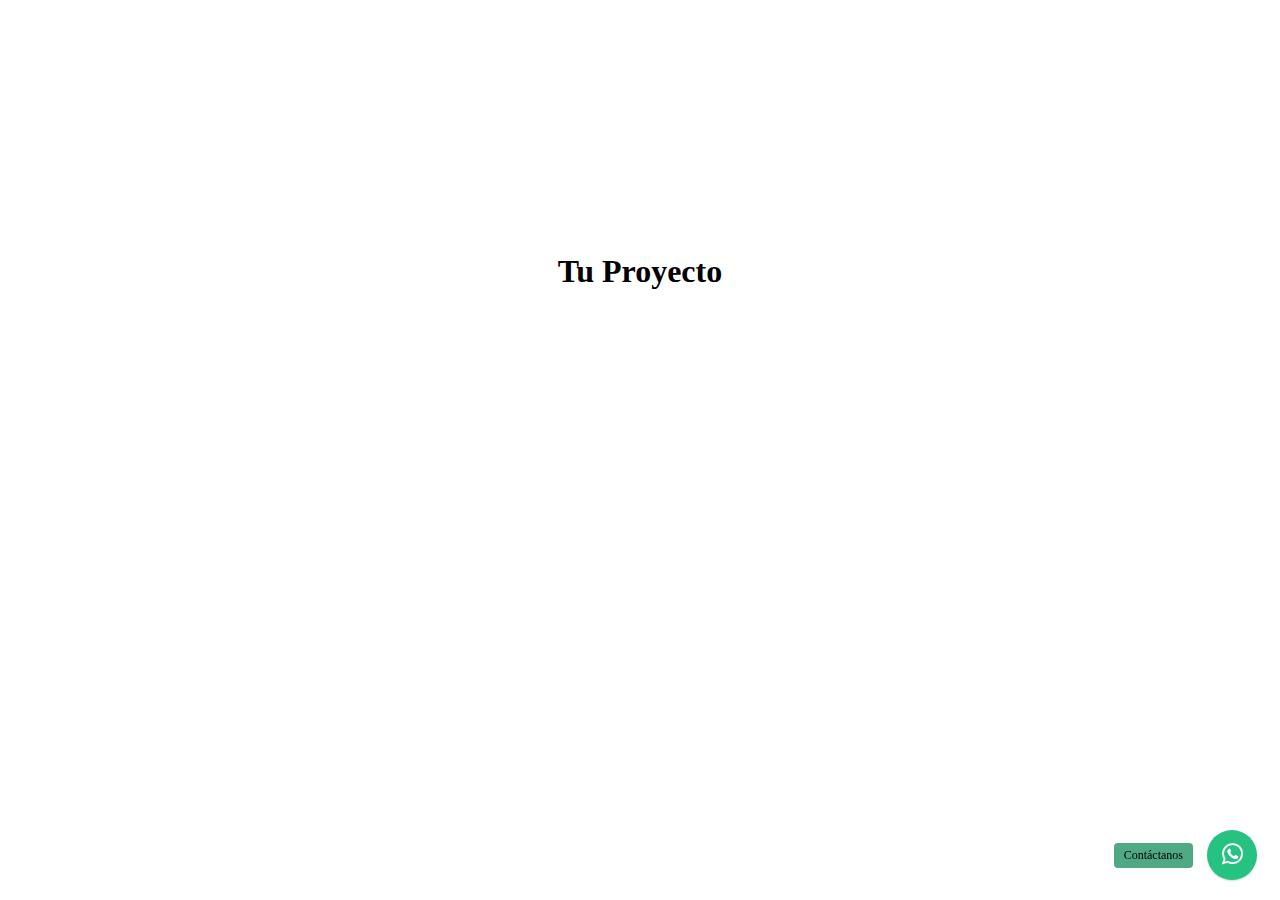
<file: index.html>
<!DOCTYPE html>
<html lang="en">
<head>
    <meta charset="UTF-8">
    <meta name="viewport" content="width=device-width, initial-scale=1.0">
    <title>WhatsApp Chat Support- Juscoder</title>

    <!-- Style of the plugin -->
     <link rel="stylesheet" href="plugin/components/Font Awesome/css/font-awesome.min.css">
     <link rel="stylesheet" href="plugin/whatsapp-chat-support.css">

</head>
<body>
    <div style="text-align: center; margin: 20%;">
        <h1>Tu Proyecto</h1>        
    </div>

    <!-- Button Whatsapp Structure -->
  <div class="whatsapp_chat_support wcs_fixed_right" id="button-w">
    <div class="wcs_button_label">
            Contáctanos
        </div>  
    <div class="wcs_button wcs_button_circle">
        <span class="fa fa-whatsapp"></span>
    </div>  
 
    <div class="wcs_popup">
        <div class="wcs_popup_close">
            <span class="fa fa-close"></span>
        </div>
        <div class="wcs_popup_header">
            <span class="fa fa-whatsapp"></span>
            <strong>Servicio al cliente</strong>
            
            <div class="wcs_popup_header_description">¿Necesidad de ayuda? Chatea con nosotros en Whatsapp</div>

        </div>  
        <div class="wcs_popup_input" 
            data-number="50254205249"
            data-availability='{ "monday":"00:01-22:30", "tuesday":"07:00-22:30", "wednesday":"07:30-22:30", "thursday":"07:00-22:30", "friday":"07:00-22:30", "saturday":"09:00-18:30", "sunday":"09:00-22:30" }'>
            <input type="text" placeholder="Escribir pregunta!" />
            <i class="fa fa-play"></i>
        </div>
        <div class="wcs_popup_avatar">
            <img src="/img/logo.png" alt="">
        </div>
    </div>
</div>


    <!-- jQuery 1.8+ -->
<script src="plugin/components/jQuery/jquery-1.11.3.min.js"></script>
    <!-- Plugin JS file -->
<script src="plugin/components/moment/moment.min.js"></script>
<script src="plugin/components/moment/moment-timezone-with-data.min.js"></script> <!-- spanish language (es) -->
<script src="plugin/whatsapp-chat-support.js"></script>
<script>
   $('#button-w').whatsappChatSupport({
        defaultMsg : '',
    });
</script>

</body>
</html>
</file>
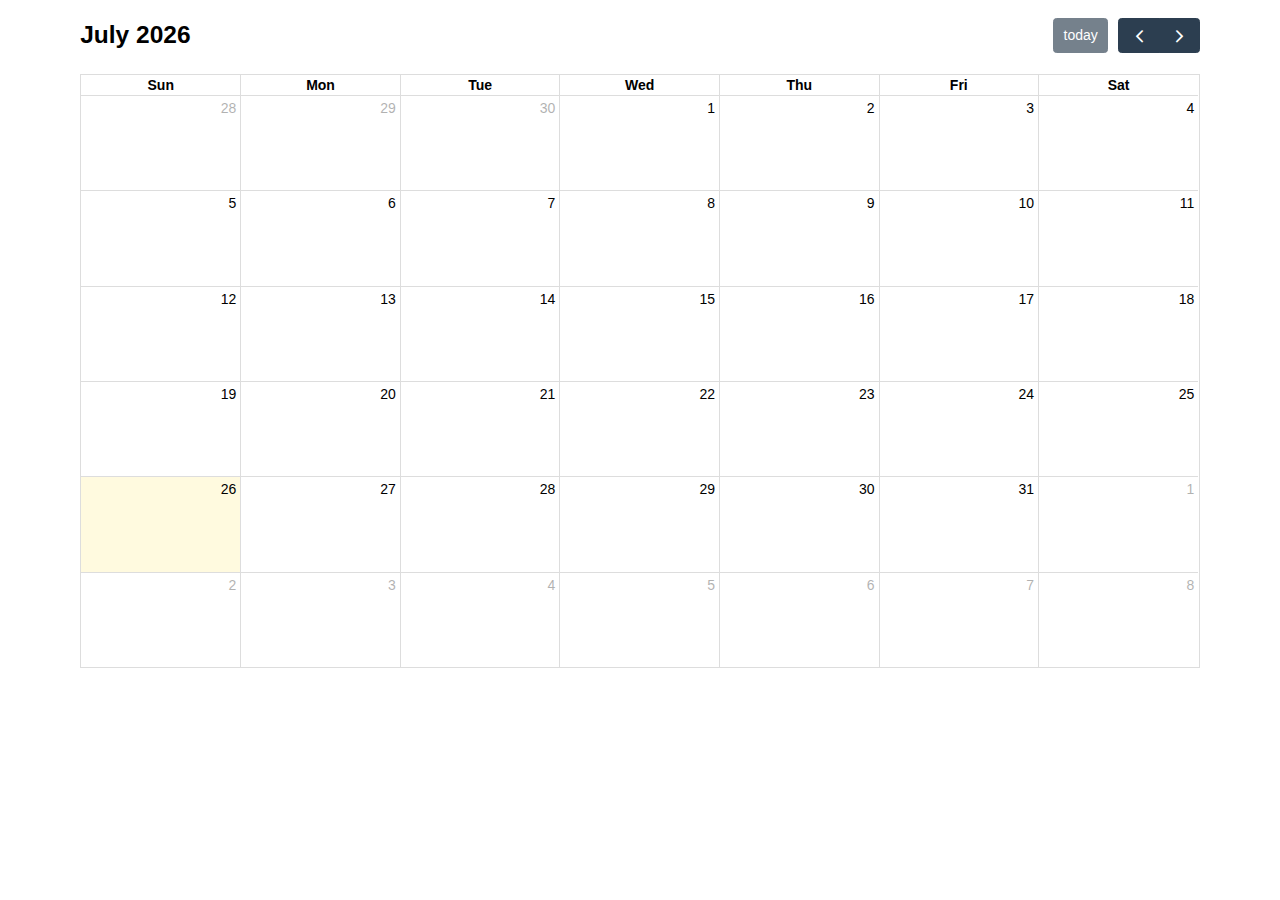
<file: calendar2/index.html>
<!DOCTYPE html>
<html lang="en-US">
<head>
<title>PHP Event Calendar with FullCalendar JS Library</title>
<meta charset="utf-8">

<!-- Custom stylesheet -->
<link href="css/style.css" rel="stylesheet" />

<!-- Sweetalert2 -->
<script src="js/sweetalert2.all.min.js"></script>

<!-- Include FullCalendar JS & CSS library -->
<link href="js/fullcalendar/lib/main.css" rel="stylesheet" />
<script src="js/fullcalendar/lib/main.js"></script>

<script>
document.addEventListener('DOMContentLoaded', function() {
  var calendarEl = document.getElementById('calendar');

  var calendar = new FullCalendar.Calendar(calendarEl, {
    initialView: 'dayGridMonth',
    height: 650,
    events: 'fetchEvents.php',
    
    selectable: true,
    select: async function (start, end, allDay) {
      const { value: formValues } = await Swal.fire({
        title: 'Add Event',
        confirmButtonText: 'Submit',
        showCloseButton: true,
		    showCancelButton: true,
        html:
          '<input id="swalEvtTitle" class="swal2-input" placeholder="Enter title">' +
          '<textarea id="swalEvtDesc" class="swal2-input" placeholder="Enter description"></textarea>' +
          '<input id="swalEvtURL" class="swal2-input" placeholder="Enter URL">',
        focusConfirm: false,
        preConfirm: () => {
          return [
            document.getElementById('swalEvtTitle').value,
            document.getElementById('swalEvtDesc').value,
            document.getElementById('swalEvtURL').value
          ]
        }
      });

      if (formValues) {
        // Add event
        fetch("eventHandler.php", {
          method: "POST",
          headers: { "Content-Type": "application/json" },
          body: JSON.stringify({ request_type:'addEvent', start:start.startStr, end:start.endStr, event_data: formValues}),
        })
        .then(response => response.json())
        .then(data => {
          if (data.status == 1) {
            Swal.fire('Event added successfully!', '', 'success');
          } else {
            Swal.fire(data.error, '', 'error');
          }

          // Refetch events from all sources and rerender
          calendar.refetchEvents();
        })
        .catch(console.error);
      }
    },

    eventClick: function(info) {
      info.jsEvent.preventDefault();
      
      // change the border color
      info.el.style.borderColor = 'red';
      
      Swal.fire({
        title: info.event.title,
        //text: info.event.extendedProps.description,
        icon: 'info',
        html:'<p>'+info.event.extendedProps.description+'</p><a href="'+info.event.url+'">Visit event page</a>',
        showCloseButton: true,
        showCancelButton: true,
        showDenyButton: true,
        cancelButtonText: 'Close',
        confirmButtonText: 'Delete',
        denyButtonText: 'Edit',
      }).then((result) => {
        if (result.isConfirmed) {
          // Delete event
          fetch("eventHandler.php", {
            method: "POST",
            headers: { "Content-Type": "application/json" },
            body: JSON.stringify({ request_type:'deleteEvent', event_id: info.event.id}),
          })
          .then(response => response.json())
          .then(data => {
            if (data.status == 1) {
              Swal.fire('Event deleted successfully!', '', 'success');
            } else {
              Swal.fire(data.error, '', 'error');
            }

            // Refetch events from all sources and rerender
            calendar.refetchEvents();
          })
          .catch(console.error);
        } else if (result.isDenied) {
          // Edit and update event
          Swal.fire({
            title: 'Edit Event',
            html:
              '<input id="swalEvtTitle_edit" class="swal2-input" placeholder="Enter title" value="'+info.event.title+'">' +
              '<textarea id="swalEvtDesc_edit" class="swal2-input" placeholder="Enter description">'+info.event.extendedProps.description+'</textarea>' +
              '<input id="swalEvtURL_edit" class="swal2-input" placeholder="Enter URL" value="'+info.event.url+'">',
            focusConfirm: false,
            confirmButtonText: 'Submit',
            preConfirm: () => {
            return [
              document.getElementById('swalEvtTitle_edit').value,
              document.getElementById('swalEvtDesc_edit').value,
              document.getElementById('swalEvtURL_edit').value
            ]
            }
          }).then((result) => {
            if (result.value) {
              // Edit event
              fetch("eventHandler.php", {
                method: "POST",
                headers: { "Content-Type": "application/json" },
                body: JSON.stringify({ request_type:'editEvent', start:info.event.startStr, end:info.event.endStr, event_id: info.event.id, event_data: result.value})
              })
              .then(response => response.json())
              .then(data => {
                if (data.status == 1) {
                  Swal.fire('Event updated successfully!', '', 'success');
                } else {
                  Swal.fire(data.error, '', 'error');
                }

                // Refetch events from all sources and rerender
                calendar.refetchEvents();
              })
              .catch(console.error);
            }
          });
        } else {
          Swal.close();
        }
      });
    }
  });

  calendar.render();
});
</script>

</head>
<body>
<div class="container">
  <div class="wrapper">

    <!-- Calendar container -->
    <div id="calendar"></div>
    
  </div>
</div>
</body>
</html>
</file>
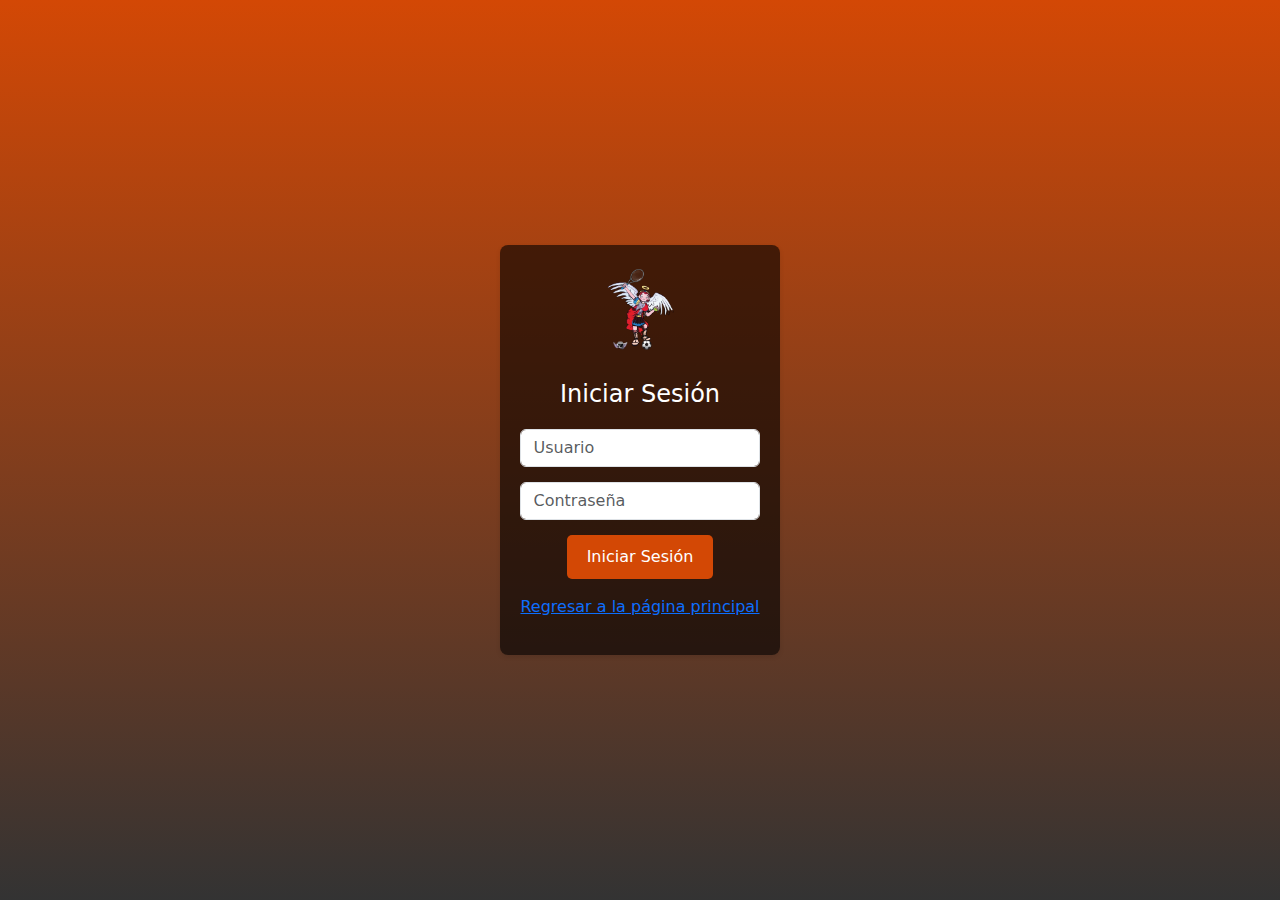
<file: login.html>
<!DOCTYPE html>
<html lang="es">
<head>
  <meta charset="UTF-8">
  <meta name="viewport" content="width=device-width, initial-scale=1.0">
  <title>Iniciar Sesión</title>
   <link rel="stylesheet" href="https://cdnjs.cloudflare.com/ajax/libs/font-awesome/6.4.0/css/all.min.css">

    <link rel="stylesheet" href="css/bootstrap.min.css">
    <link rel="stylesheet" href="css/custom.css">
    <link rel="stylesheet" href="https://cdnjs.cloudflare.com/ajax/libs/font-awesome/5.15.3/css/all.min.css" integrity="sha384-Gn5384xqQ1aoWXA+058RXPxPg6fy4IWvTNh0E263XmFcJlSAwiGgFAW/dAiS6JXm" crossorigin="anonymous">
  <style>
    body {
      background: linear-gradient(to bottom, #D34805, #333);
      color: #ffffff;
      display: flex;
      justify-content: center;
      align-items: center;
      min-height: 100vh;
      margin: 0;
    }
    .login-container {
      background-color: rgba(0, 0, 0, 0.6);
      padding: 20px;
      border-radius: 8px;
      box-shadow: 0px 2px 5px rgba(0, 0, 0, 0.1);
      text-align: center;
    }
    .login-heading {
      font-size: 24px;
      margin-bottom: 20px;
    }
    .form-group {
      margin-bottom: 15px;
    }
    .login-button {
      background-color: #007bff;
      color: #ffffff;
      border: none;
      padding: 10px 20px;
      border-radius: 4px;
      cursor: pointer;
    }
  </style>
</head>
<body>

<div class="login-container">
  <img src="img/logo.png" alt="Logo de la Empresa" class="mb-4" style="max-width: 70px;">
  <h2 class="login-heading">Iniciar Sesión</h2>
  <form>
    <div class="form-group">
      <input type="text" class="form-control" placeholder="Usuario">
    </div>
    <div class="form-group">
      <input type="password" class="form-control" placeholder="Contraseña">
    </div>
    <button type="submit" class="btn btn-primary btn-orange">Iniciar Sesión</button>
  </form>
  <p class="mt-3"> 
    <a href="index.html" class="back-link">Regresar a la página principal</a>
  </p>
</div>

<script src="https://ajax.googleapis.com/ajax/libs/jquery/3.5.1/jquery.min.js"></script>
<script src="https://cdnjs.cloudflare.com/ajax/libs/popper.js/1.16.0/umd/popper.min.js"></script>
<script src="https://maxcdn.bootstrapcdn.com/bootstrap/4.5.2/js/bootstrap.min.js"></script>
</body>
</html>
</file>
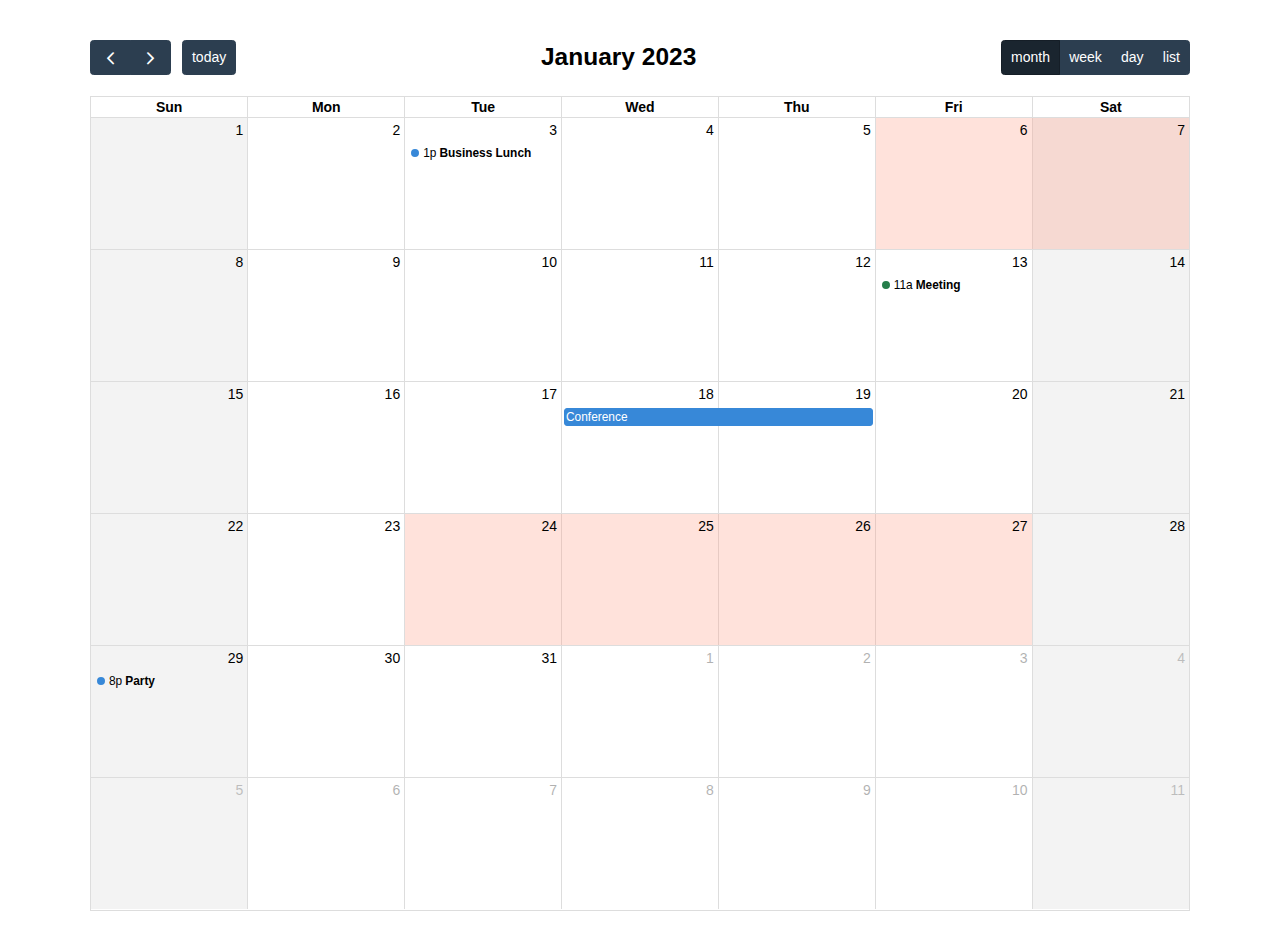
<file: calendar/calendar/calendar/examples/background-events.html>
<!DOCTYPE html>
<html>
<head>
<meta charset='utf-8' />
<script src='../dist/index.global.js'></script>
<script>

  document.addEventListener('DOMContentLoaded', function() {
    var calendarEl = document.getElementById('calendar');

    var calendar = new FullCalendar.Calendar(calendarEl, {
      headerToolbar: {
        left: 'prev,next today',
        center: 'title',
        right: 'dayGridMonth,timeGridWeek,timeGridDay,listMonth'
      },
      initialDate: '2023-01-12',
      navLinks: true, // can click day/week names to navigate views
      businessHours: true, // display business hours
      editable: true,
      selectable: true,
      events: [
        {
          title: 'Business Lunch',
          start: '2023-01-03T13:00:00',
          constraint: 'businessHours'
        },
        {
          title: 'Meeting',
          start: '2023-01-13T11:00:00',
          constraint: 'availableForMeeting', // defined below
          color: '#257e4a'
        },
        {
          title: 'Conference',
          start: '2023-01-18',
          end: '2023-01-20'
        },
        {
          title: 'Party',
          start: '2023-01-29T20:00:00'
        },

        // areas where "Meeting" must be dropped
        {
          groupId: 'availableForMeeting',
          start: '2023-01-11T10:00:00',
          end: '2023-01-11T16:00:00',
          display: 'background'
        },
        {
          groupId: 'availableForMeeting',
          start: '2023-01-13T10:00:00',
          end: '2023-01-13T16:00:00',
          display: 'background'
        },

        // red areas where no events can be dropped
        {
          start: '2023-01-24',
          end: '2023-01-28',
          overlap: false,
          display: 'background',
          color: '#ff9f89'
        },
        {
          start: '2023-01-06',
          end: '2023-01-08',
          overlap: false,
          display: 'background',
          color: '#ff9f89'
        }
      ]
    });

    calendar.render();
  });

</script>
<style>

  body {
    margin: 40px 10px;
    padding: 0;
    font-family: Arial, Helvetica Neue, Helvetica, sans-serif;
    font-size: 14px;
  }

  #calendar {
    max-width: 1100px;
    margin: 0 auto;
  }

</style>
</head>
<body>

  <div id='calendar'></div>

</body>
</html>
</file>
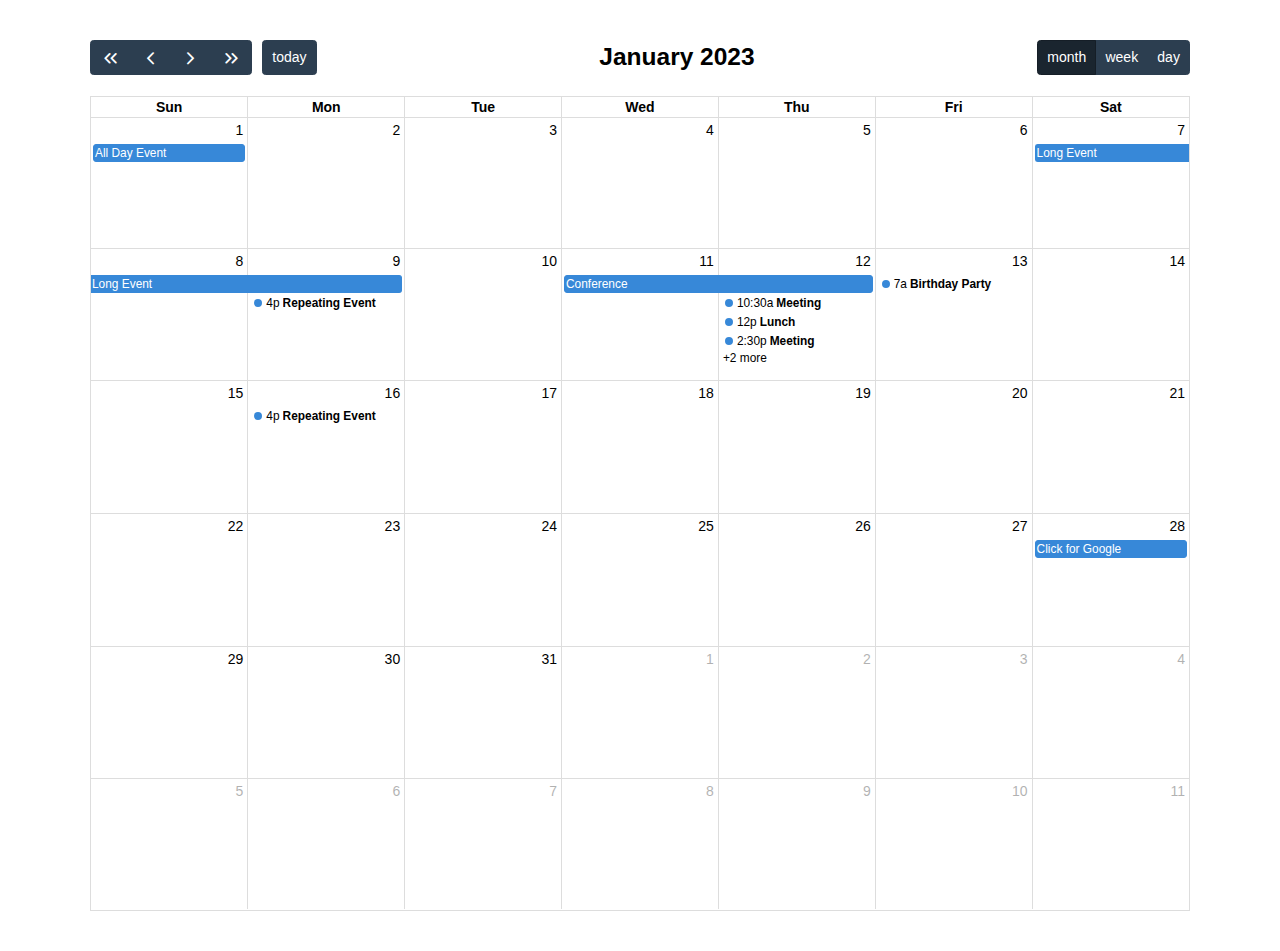
<file: calendar/calendar/calendar/examples/daygrid-views.html>
<!DOCTYPE html>
<html>
<head>
<meta charset='utf-8' />
<script src='../dist/index.global.js'></script>
<script>

  document.addEventListener('DOMContentLoaded', function() {
    var calendarEl = document.getElementById('calendar');

    var calendar = new FullCalendar.Calendar(calendarEl, {
      headerToolbar: {
        left: 'prevYear,prev,next,nextYear today',
        center: 'title',
        right: 'dayGridMonth,dayGridWeek,dayGridDay'
      },
      initialDate: '2023-01-12',
      navLinks: true, // can click day/week names to navigate views
      editable: true,
      dayMaxEvents: true, // allow "more" link when too many events
      events: [
        {
          title: 'All Day Event',
          start: '2023-01-01'
        },
        {
          title: 'Long Event',
          start: '2023-01-07',
          end: '2023-01-10'
        },
        {
          groupId: 999,
          title: 'Repeating Event',
          start: '2023-01-09T16:00:00'
        },
        {
          groupId: 999,
          title: 'Repeating Event',
          start: '2023-01-16T16:00:00'
        },
        {
          title: 'Conference',
          start: '2023-01-11',
          end: '2023-01-13'
        },
        {
          title: 'Meeting',
          start: '2023-01-12T10:30:00',
          end: '2023-01-12T12:30:00'
        },
        {
          title: 'Lunch',
          start: '2023-01-12T12:00:00'
        },
        {
          title: 'Meeting',
          start: '2023-01-12T14:30:00'
        },
        {
          title: 'Happy Hour',
          start: '2023-01-12T17:30:00'
        },
        {
          title: 'Dinner',
          start: '2023-01-12T20:00:00'
        },
        {
          title: 'Birthday Party',
          start: '2023-01-13T07:00:00'
        },
        {
          title: 'Click for Google',
          url: 'http://google.com/',
          start: '2023-01-28'
        }
      ]
    });

    calendar.render();
  });

</script>
<style>

  body {
    margin: 40px 10px;
    padding: 0;
    font-family: Arial, Helvetica Neue, Helvetica, sans-serif;
    font-size: 14px;
  }

  #calendar {
    max-width: 1100px;
    margin: 0 auto;
  }

</style>
</head>
<body>

  <div id='calendar'></div>

</body>
</html>
</file>
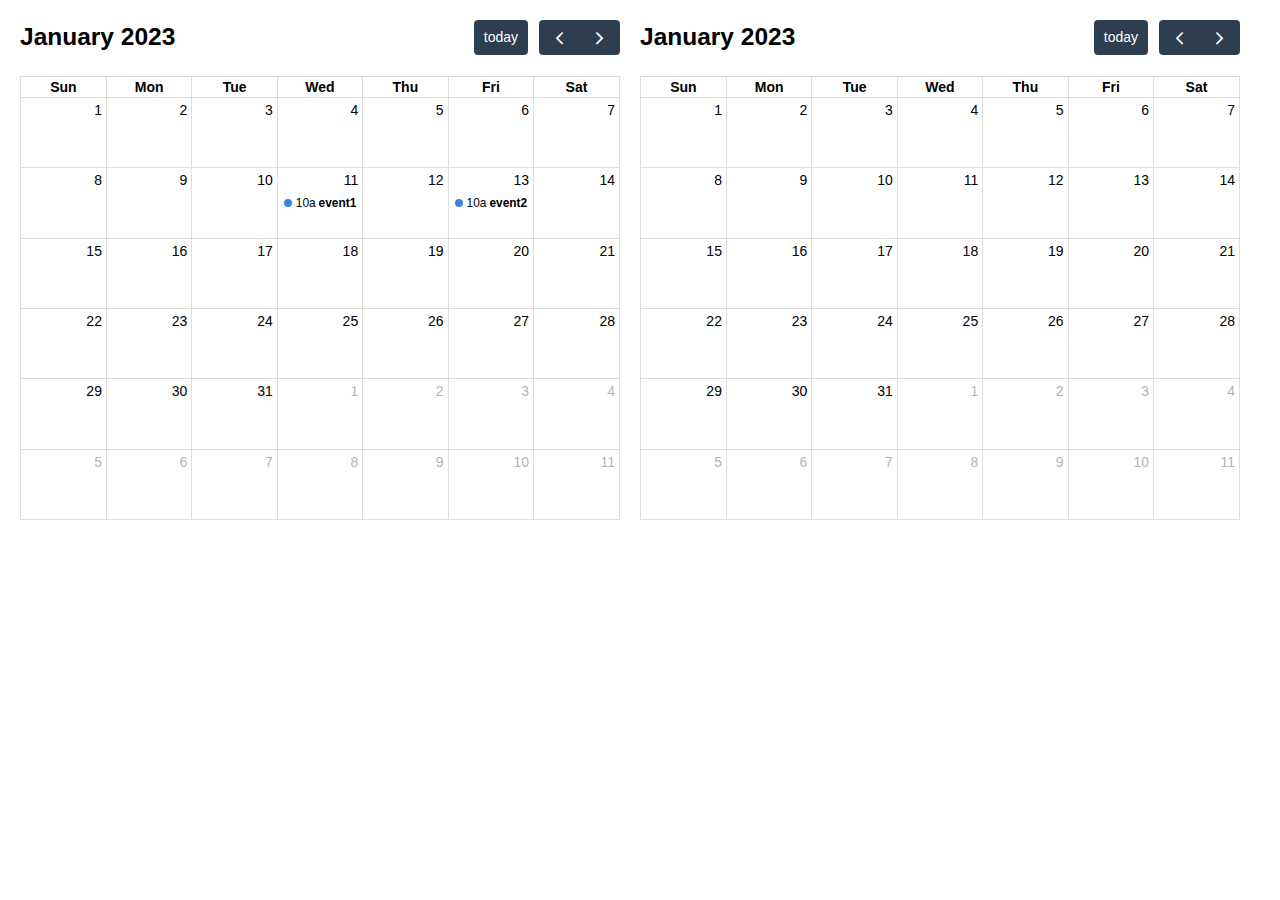
<file: calendar/calendar/calendar/examples/external-dragging-2cals.html>
<!DOCTYPE html>
<html>
<head>
<meta charset='utf-8' />
<script src='../dist/index.global.js'></script>
<script>

  document.addEventListener('DOMContentLoaded', function() {
    var srcCalendarEl = document.getElementById('source-calendar');
    var destCalendarEl = document.getElementById('destination-calendar');

    var srcCalendar = new FullCalendar.Calendar(srcCalendarEl, {
      editable: true,
      initialDate: '2023-01-12',
      events: [
        {
          title: 'event1',
          start: '2023-01-11T10:00:00',
          end: '2023-01-11T16:00:00'
        },
        {
          title: 'event2',
          start: '2023-01-13T10:00:00',
          end: '2023-01-13T16:00:00'
        }
      ],
      eventLeave: function(info) {
        console.log('event left!', info.event);
      }
    });

    var destCalendar = new FullCalendar.Calendar(destCalendarEl, {
      initialDate: '2023-01-12',
      editable: true,
      droppable: true, // will let it receive events!
      eventReceive: function(info) {
        console.log('event received!', info.event);
      }
    });

    srcCalendar.render();
    destCalendar.render();
  });

</script>
<style>

  body {
    margin: 20px 0 0 20px;
    font-size: 14px;
    font-family: Arial, Helvetica Neue, Helvetica, sans-serif;
  }

  #source-calendar,
  #destination-calendar {
    float: left;
    width: 600px;
    margin: 0 20px 20px 0;
  }

</style>
</head>
<body>

  <div id='source-calendar'></div>
  <div id='destination-calendar'></div>

</body>
</html>
</file>
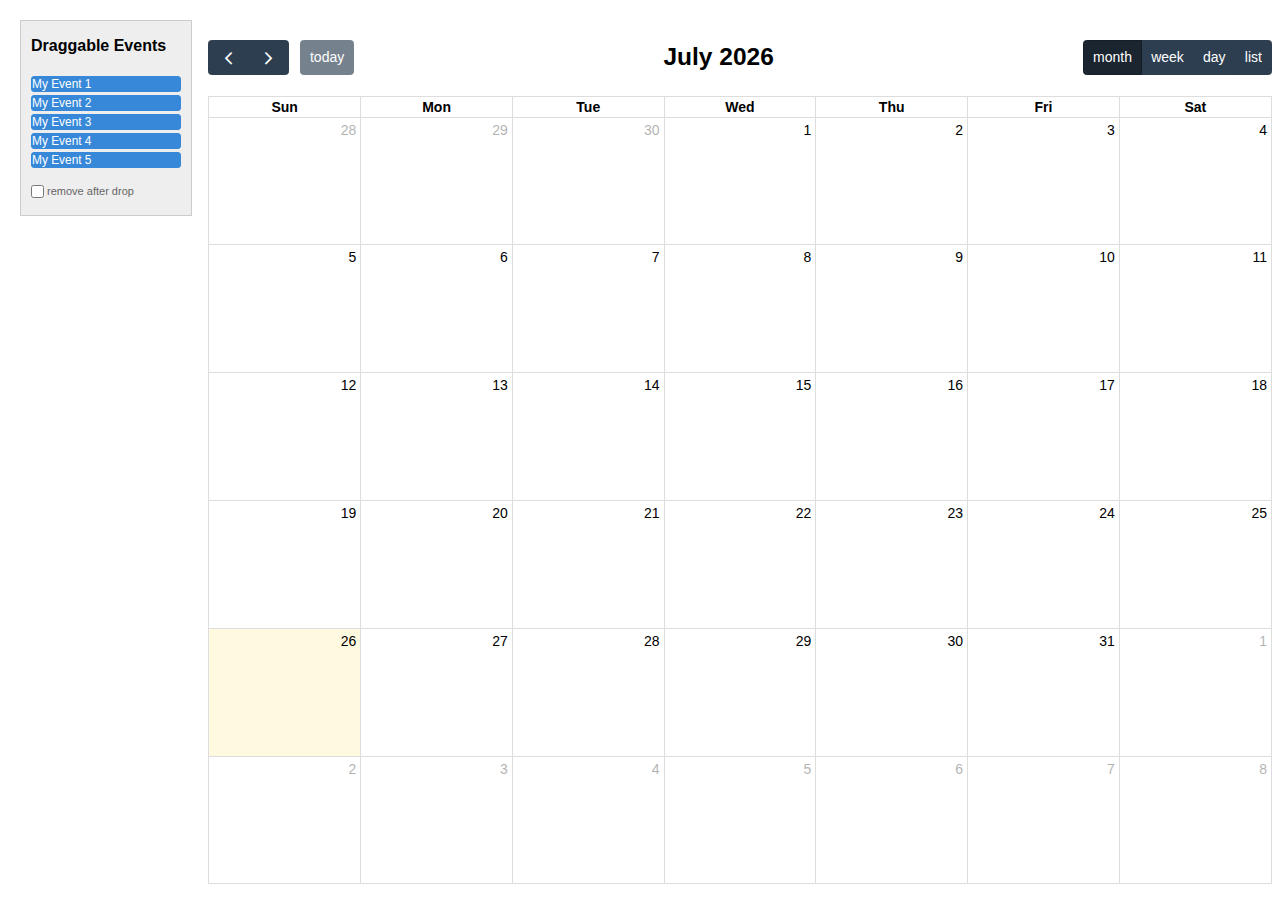
<file: calendar/calendar/calendar/examples/external-dragging-builtin.html>
<!DOCTYPE html>
<html>
<head>
<meta charset='utf-8' />
<script src='../dist/index.global.js'></script>
<script>

  document.addEventListener('DOMContentLoaded', function() {

    /* initialize the external events
    -----------------------------------------------------------------*/

    var containerEl = document.getElementById('external-events-list');
    new FullCalendar.Draggable(containerEl, {
      itemSelector: '.fc-event',
      eventData: function(eventEl) {
        return {
          title: eventEl.innerText.trim()
        }
      }
    });

    //// the individual way to do it
    // var containerEl = document.getElementById('external-events-list');
    // var eventEls = Array.prototype.slice.call(
    //   containerEl.querySelectorAll('.fc-event')
    // );
    // eventEls.forEach(function(eventEl) {
    //   new FullCalendar.Draggable(eventEl, {
    //     eventData: {
    //       title: eventEl.innerText.trim(),
    //     }
    //   });
    // });

    /* initialize the calendar
    -----------------------------------------------------------------*/

    var calendarEl = document.getElementById('calendar');
    var calendar = new FullCalendar.Calendar(calendarEl, {
      headerToolbar: {
        left: 'prev,next today',
        center: 'title',
        right: 'dayGridMonth,timeGridWeek,timeGridDay,listWeek'
      },
      editable: true,
      droppable: true, // this allows things to be dropped onto the calendar
      drop: function(arg) {
        // is the "remove after drop" checkbox checked?
        if (document.getElementById('drop-remove').checked) {
          // if so, remove the element from the "Draggable Events" list
          arg.draggedEl.parentNode.removeChild(arg.draggedEl);
        }
      }
    });
    calendar.render();

  });

</script>
<style>

  body {
    margin-top: 40px;
    font-size: 14px;
    font-family: Arial, Helvetica Neue, Helvetica, sans-serif;
  }

  #external-events {
    position: fixed;
    left: 20px;
    top: 20px;
    width: 150px;
    padding: 0 10px;
    border: 1px solid #ccc;
    background: #eee;
    text-align: left;
  }

  #external-events h4 {
    font-size: 16px;
    margin-top: 0;
    padding-top: 1em;
  }

  #external-events .fc-event {
    margin: 3px 0;
    cursor: move;
  }

  #external-events p {
    margin: 1.5em 0;
    font-size: 11px;
    color: #666;
  }

  #external-events p input {
    margin: 0;
    vertical-align: middle;
  }

  #calendar-wrap {
    margin-left: 200px;
  }

  #calendar {
    max-width: 1100px;
    margin: 0 auto;
  }

</style>
</head>
<body>
  <div id='wrap'>

    <div id='external-events'>
      <h4>Draggable Events</h4>

      <div id='external-events-list'>
        <div class='fc-event fc-h-event fc-daygrid-event fc-daygrid-block-event'>
          <div class='fc-event-main'>My Event 1</div>
        </div>
        <div class='fc-event fc-h-event fc-daygrid-event fc-daygrid-block-event'>
          <div class='fc-event-main'>My Event 2</div>
        </div>
        <div class='fc-event fc-h-event fc-daygrid-event fc-daygrid-block-event'>
          <div class='fc-event-main'>My Event 3</div>
        </div>
        <div class='fc-event fc-h-event fc-daygrid-event fc-daygrid-block-event'>
          <div class='fc-event-main'>My Event 4</div>
        </div>
        <div class='fc-event fc-h-event fc-daygrid-event fc-daygrid-block-event'>
          <div class='fc-event-main'>My Event 5</div>
        </div>
      </div>

      <p>
        <input type='checkbox' id='drop-remove' />
        <label for='drop-remove'>remove after drop</label>
      </p>
    </div>

    <div id='calendar-wrap'>
      <div id='calendar'></div>
    </div>

  </div>
</body>
</html>
</file>
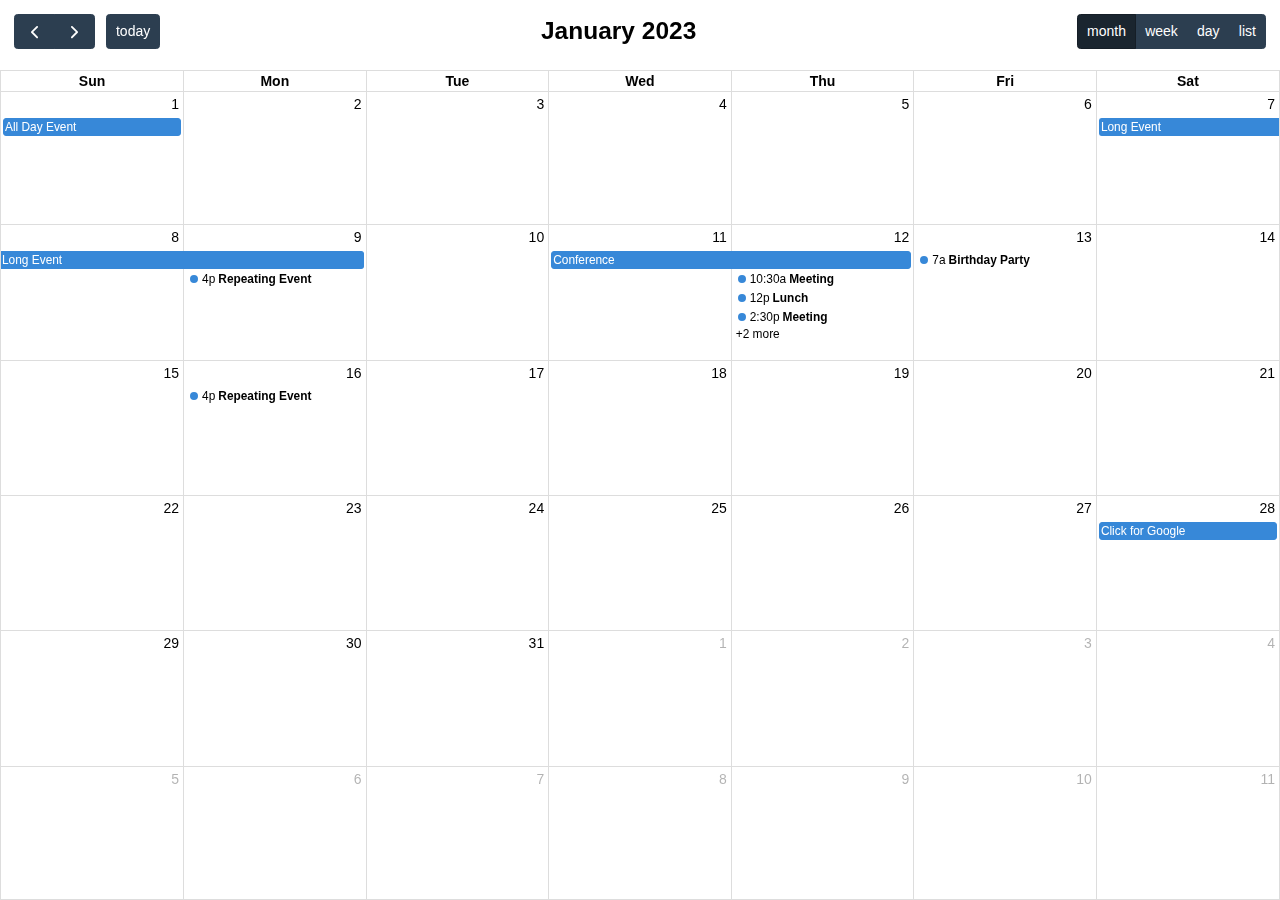
<file: calendar/calendar/calendar/examples/full-height.html>
<!DOCTYPE html>
<html>
<head>
<meta charset='utf-8' />
<script src='../dist/index.global.js'></script>
<script>

  document.addEventListener('DOMContentLoaded', function() {
    var calendarEl = document.getElementById('calendar');

    var calendar = new FullCalendar.Calendar(calendarEl, {
      height: '100%',
      expandRows: true,
      slotMinTime: '08:00',
      slotMaxTime: '20:00',
      headerToolbar: {
        left: 'prev,next today',
        center: 'title',
        right: 'dayGridMonth,timeGridWeek,timeGridDay,listWeek'
      },
      initialView: 'dayGridMonth',
      initialDate: '2023-01-12',
      navLinks: true, // can click day/week names to navigate views
      editable: true,
      selectable: true,
      nowIndicator: true,
      dayMaxEvents: true, // allow "more" link when too many events
      events: [
        {
          title: 'All Day Event',
          start: '2023-01-01',
        },
        {
          title: 'Long Event',
          start: '2023-01-07',
          end: '2023-01-10'
        },
        {
          groupId: 999,
          title: 'Repeating Event',
          start: '2023-01-09T16:00:00'
        },
        {
          groupId: 999,
          title: 'Repeating Event',
          start: '2023-01-16T16:00:00'
        },
        {
          title: 'Conference',
          start: '2023-01-11',
          end: '2023-01-13'
        },
        {
          title: 'Meeting',
          start: '2023-01-12T10:30:00',
          end: '2023-01-12T12:30:00'
        },
        {
          title: 'Lunch',
          start: '2023-01-12T12:00:00'
        },
        {
          title: 'Meeting',
          start: '2023-01-12T14:30:00'
        },
        {
          title: 'Happy Hour',
          start: '2023-01-12T17:30:00'
        },
        {
          title: 'Dinner',
          start: '2023-01-12T20:00:00'
        },
        {
          title: 'Birthday Party',
          start: '2023-01-13T07:00:00'
        },
        {
          title: 'Click for Google',
          url: 'http://google.com/',
          start: '2023-01-28'
        }
      ]
    });

    calendar.render();
  });

</script>
<style>

  html, body {
    overflow: hidden; /* don't do scrollbars */
    font-family: Arial, Helvetica Neue, Helvetica, sans-serif;
    font-size: 14px;
  }

  #calendar-container {
    position: fixed;
    top: 0;
    left: 0;
    right: 0;
    bottom: 0;
  }

  .fc-header-toolbar {
    /*
    the calendar will be butting up against the edges,
    but let's scoot in the header's buttons
    */
    padding-top: 1em;
    padding-left: 1em;
    padding-right: 1em;
  }

</style>
</head>
<body>

  <div id='calendar-container'>
    <div id='calendar'></div>
  </div>

</body>
</html>
</file>
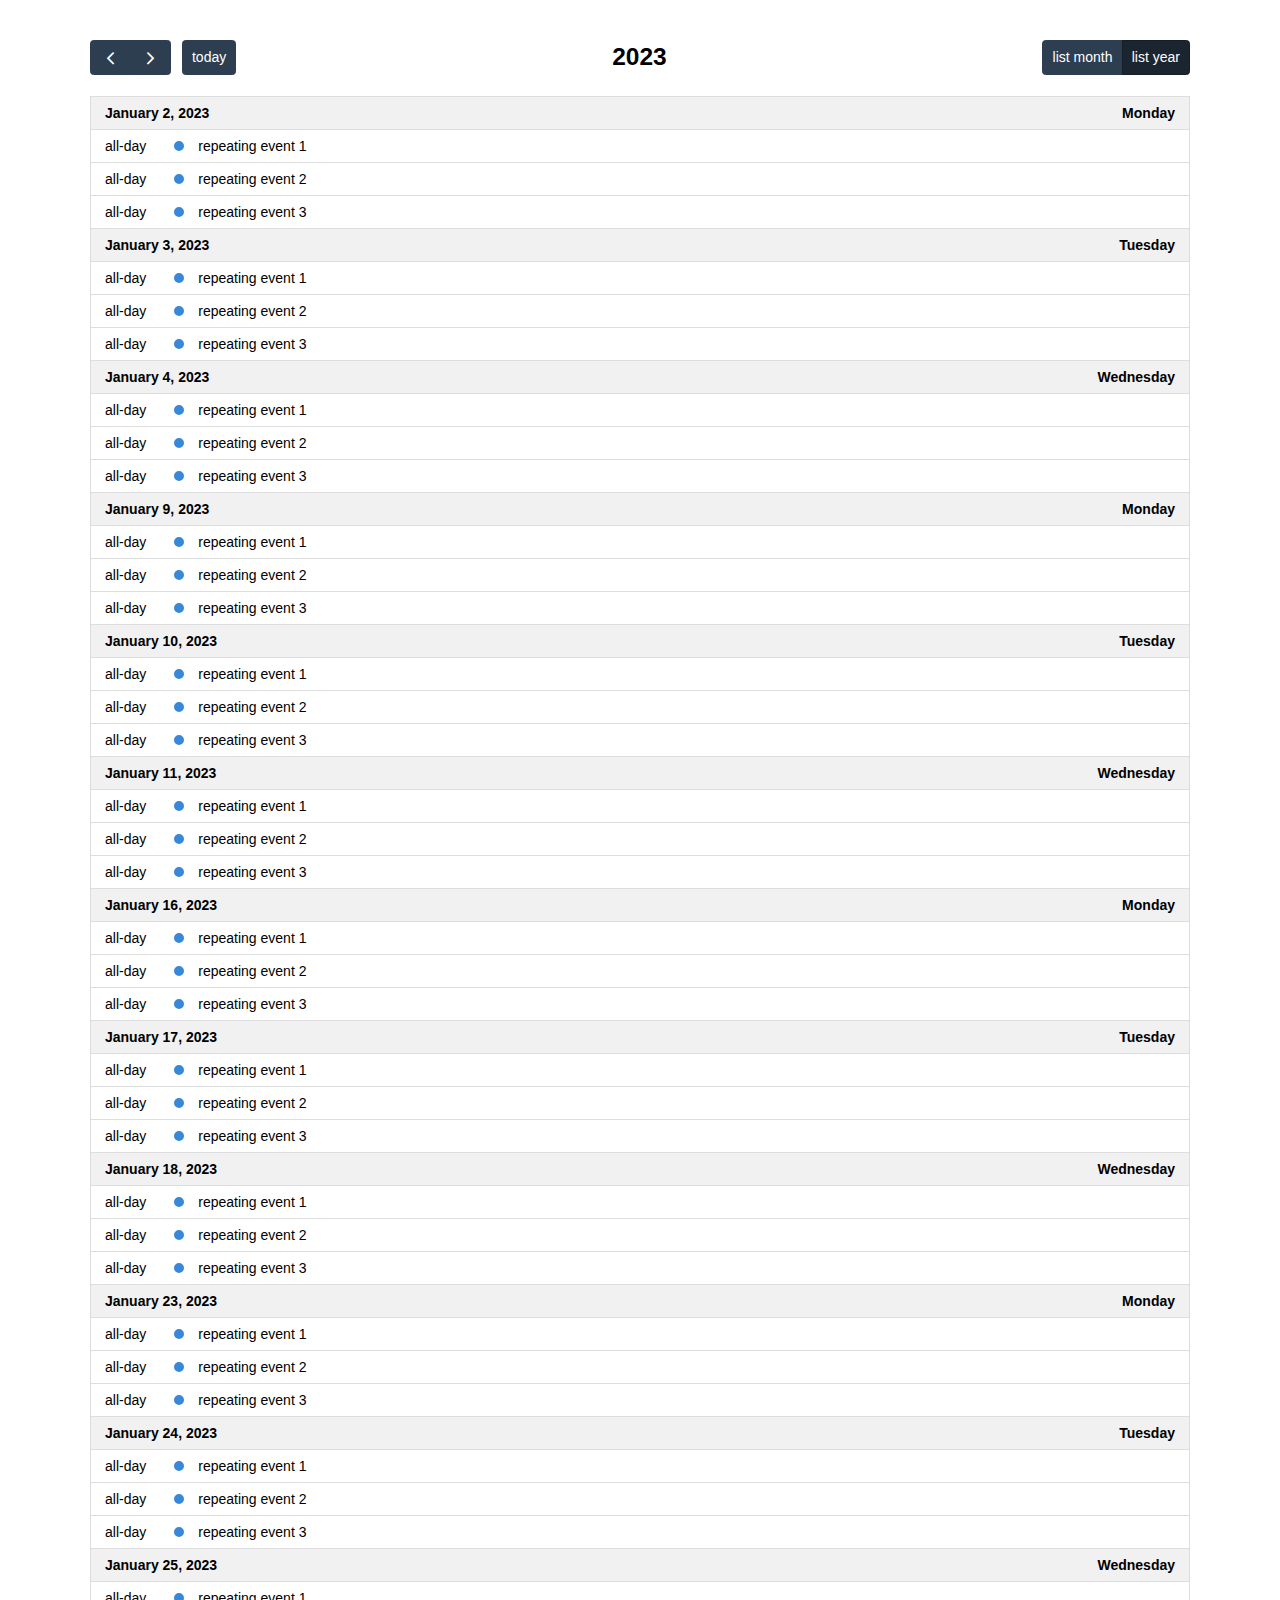
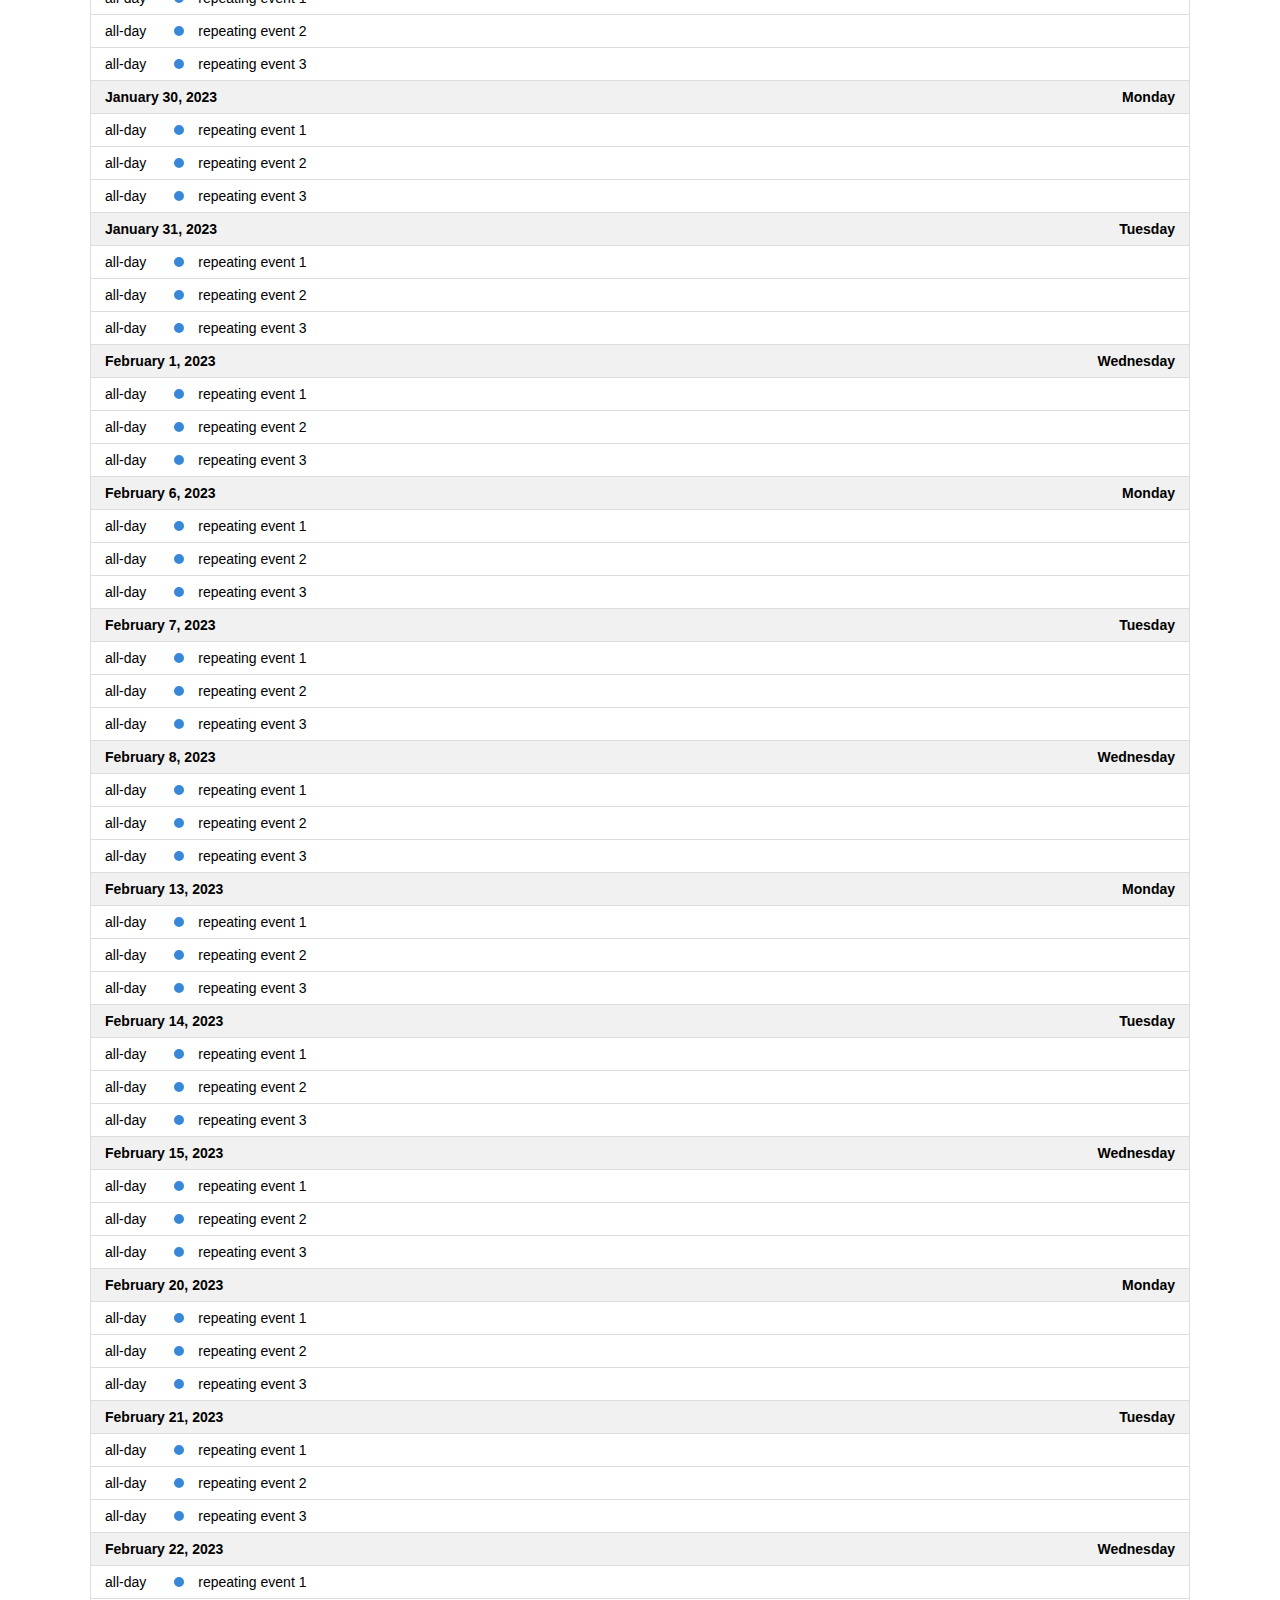
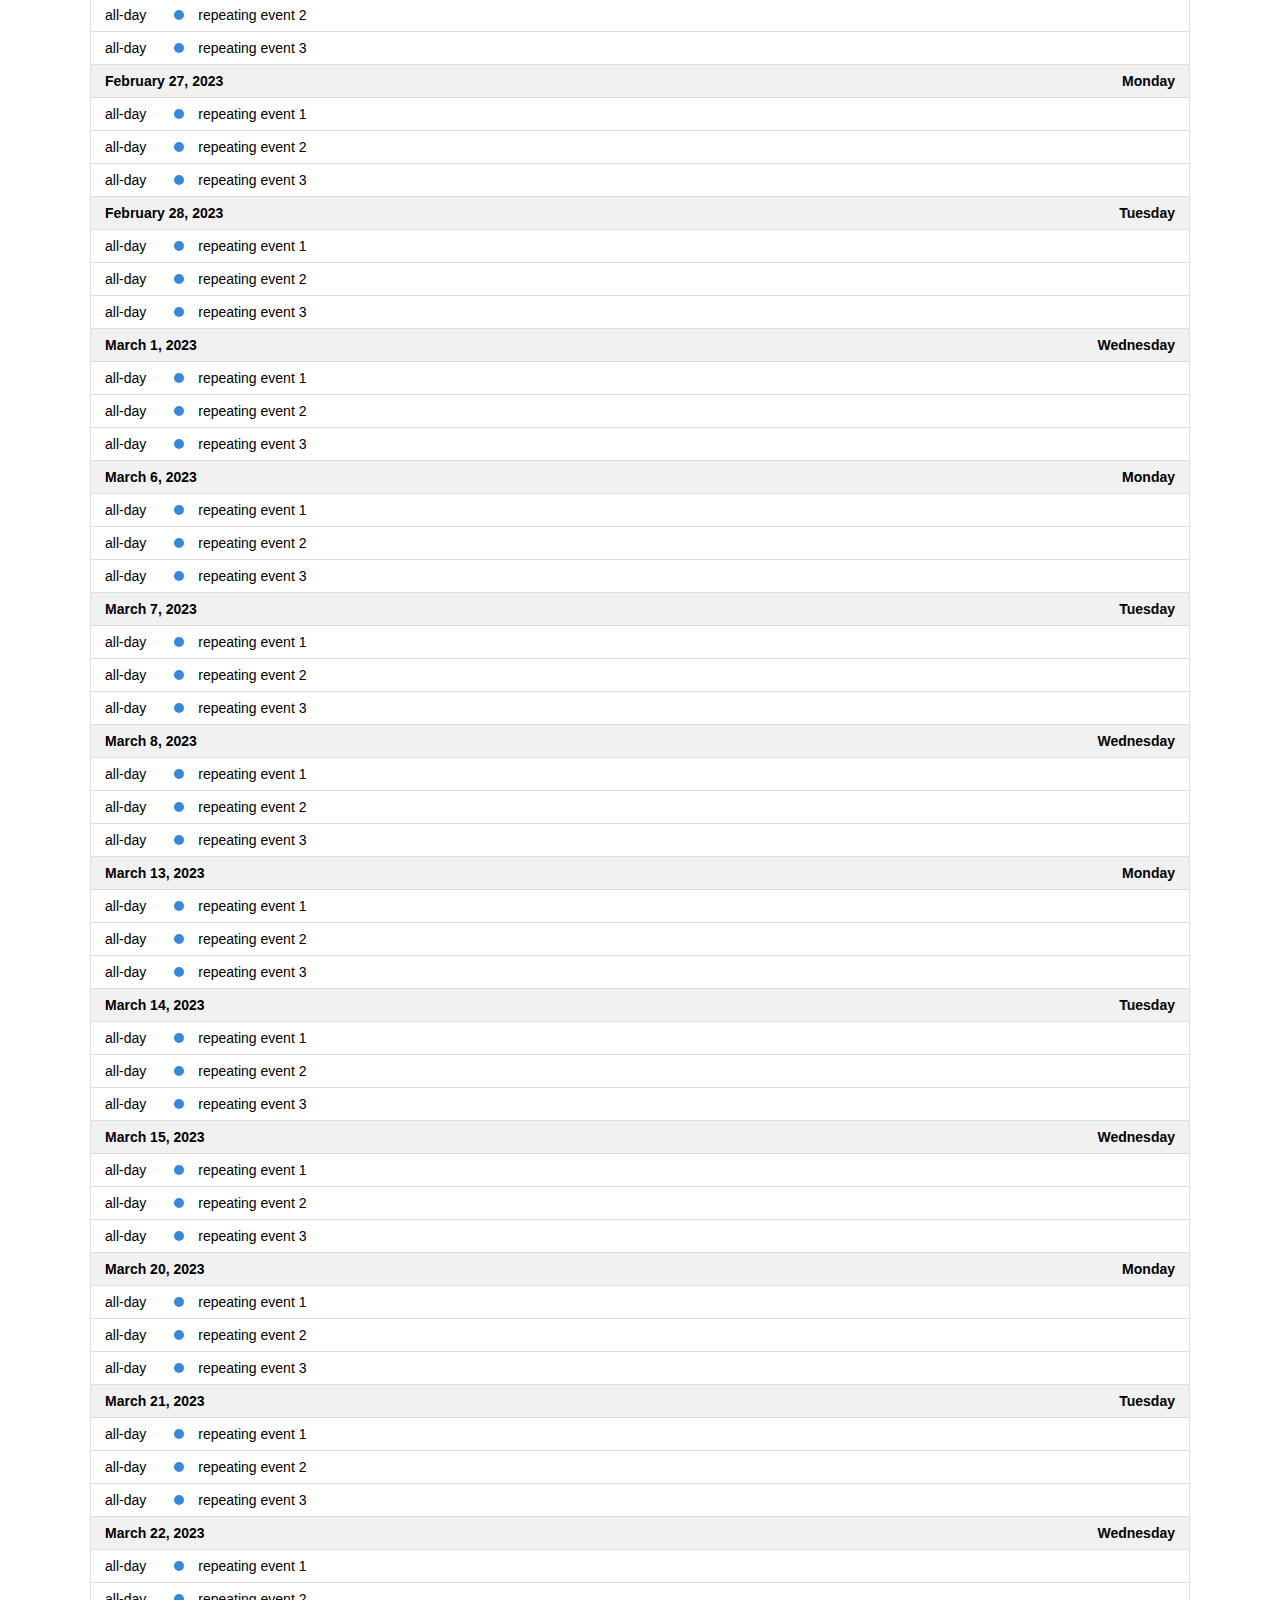
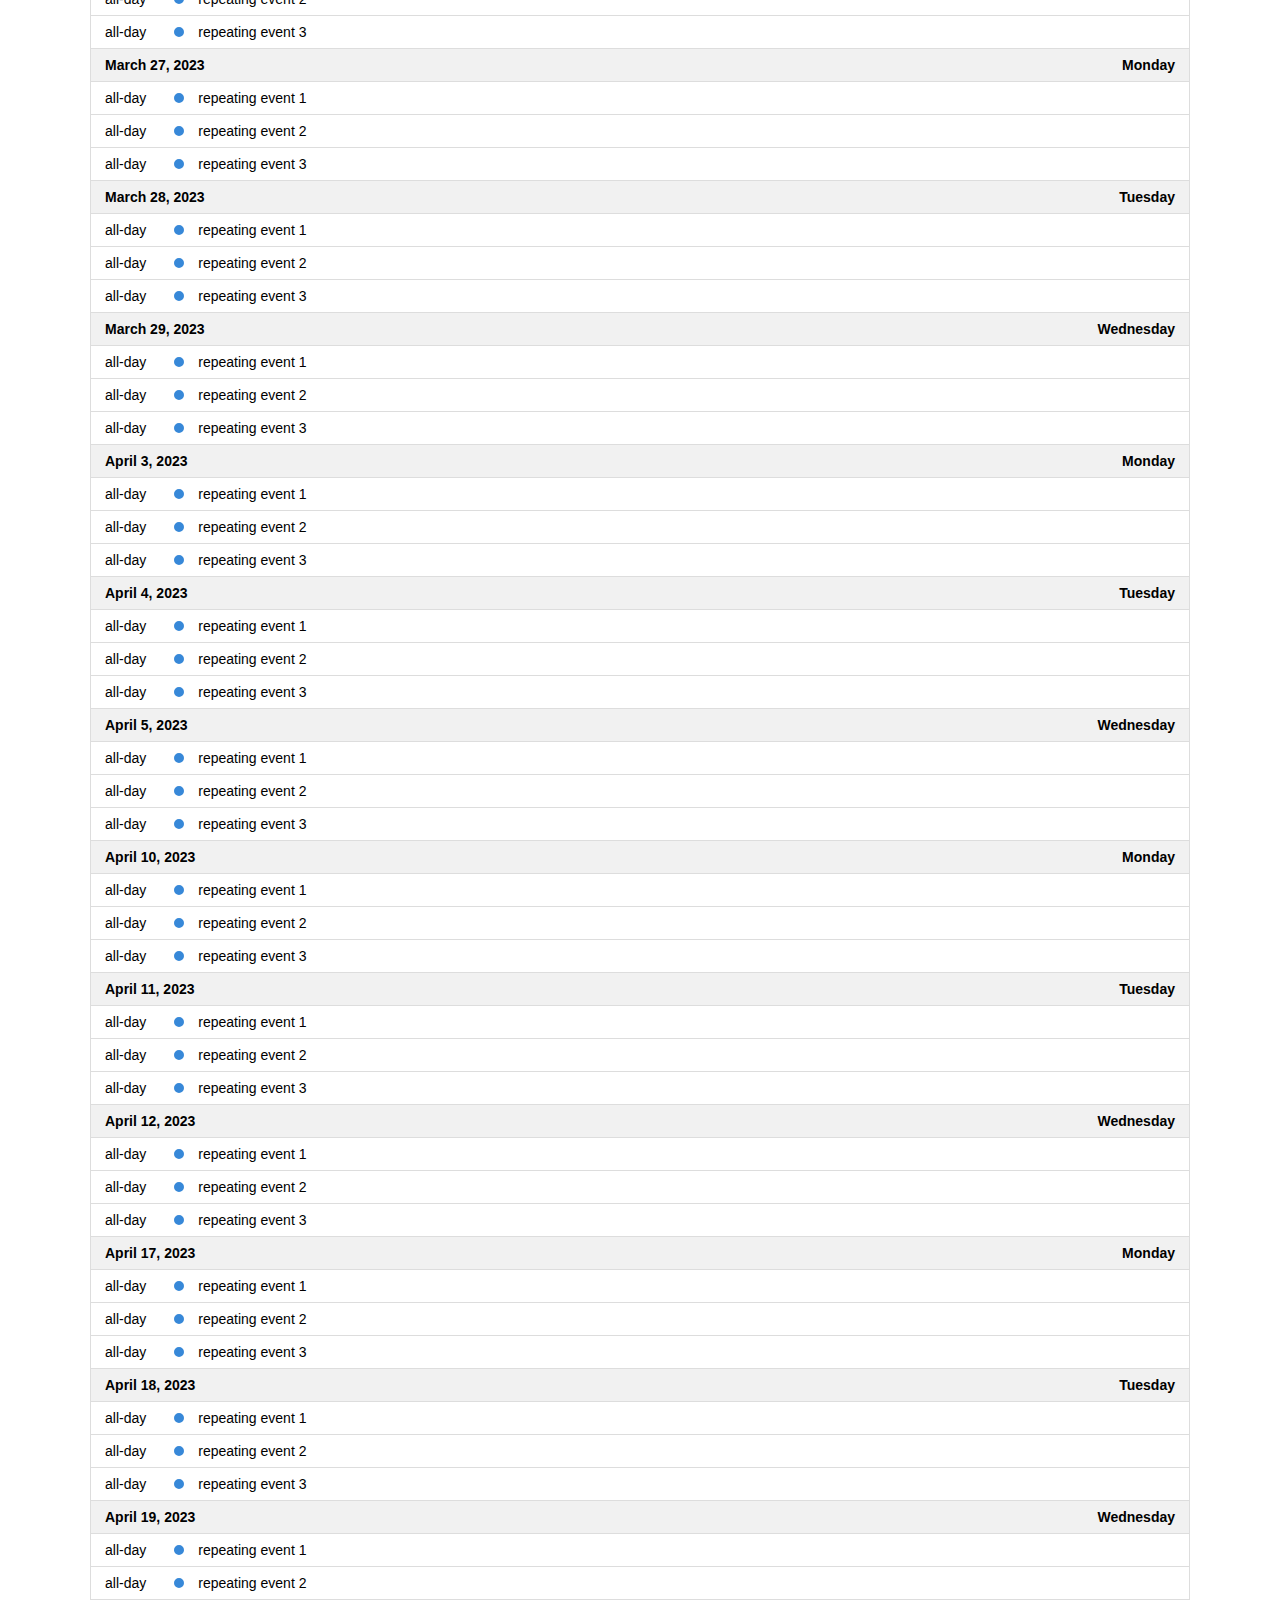
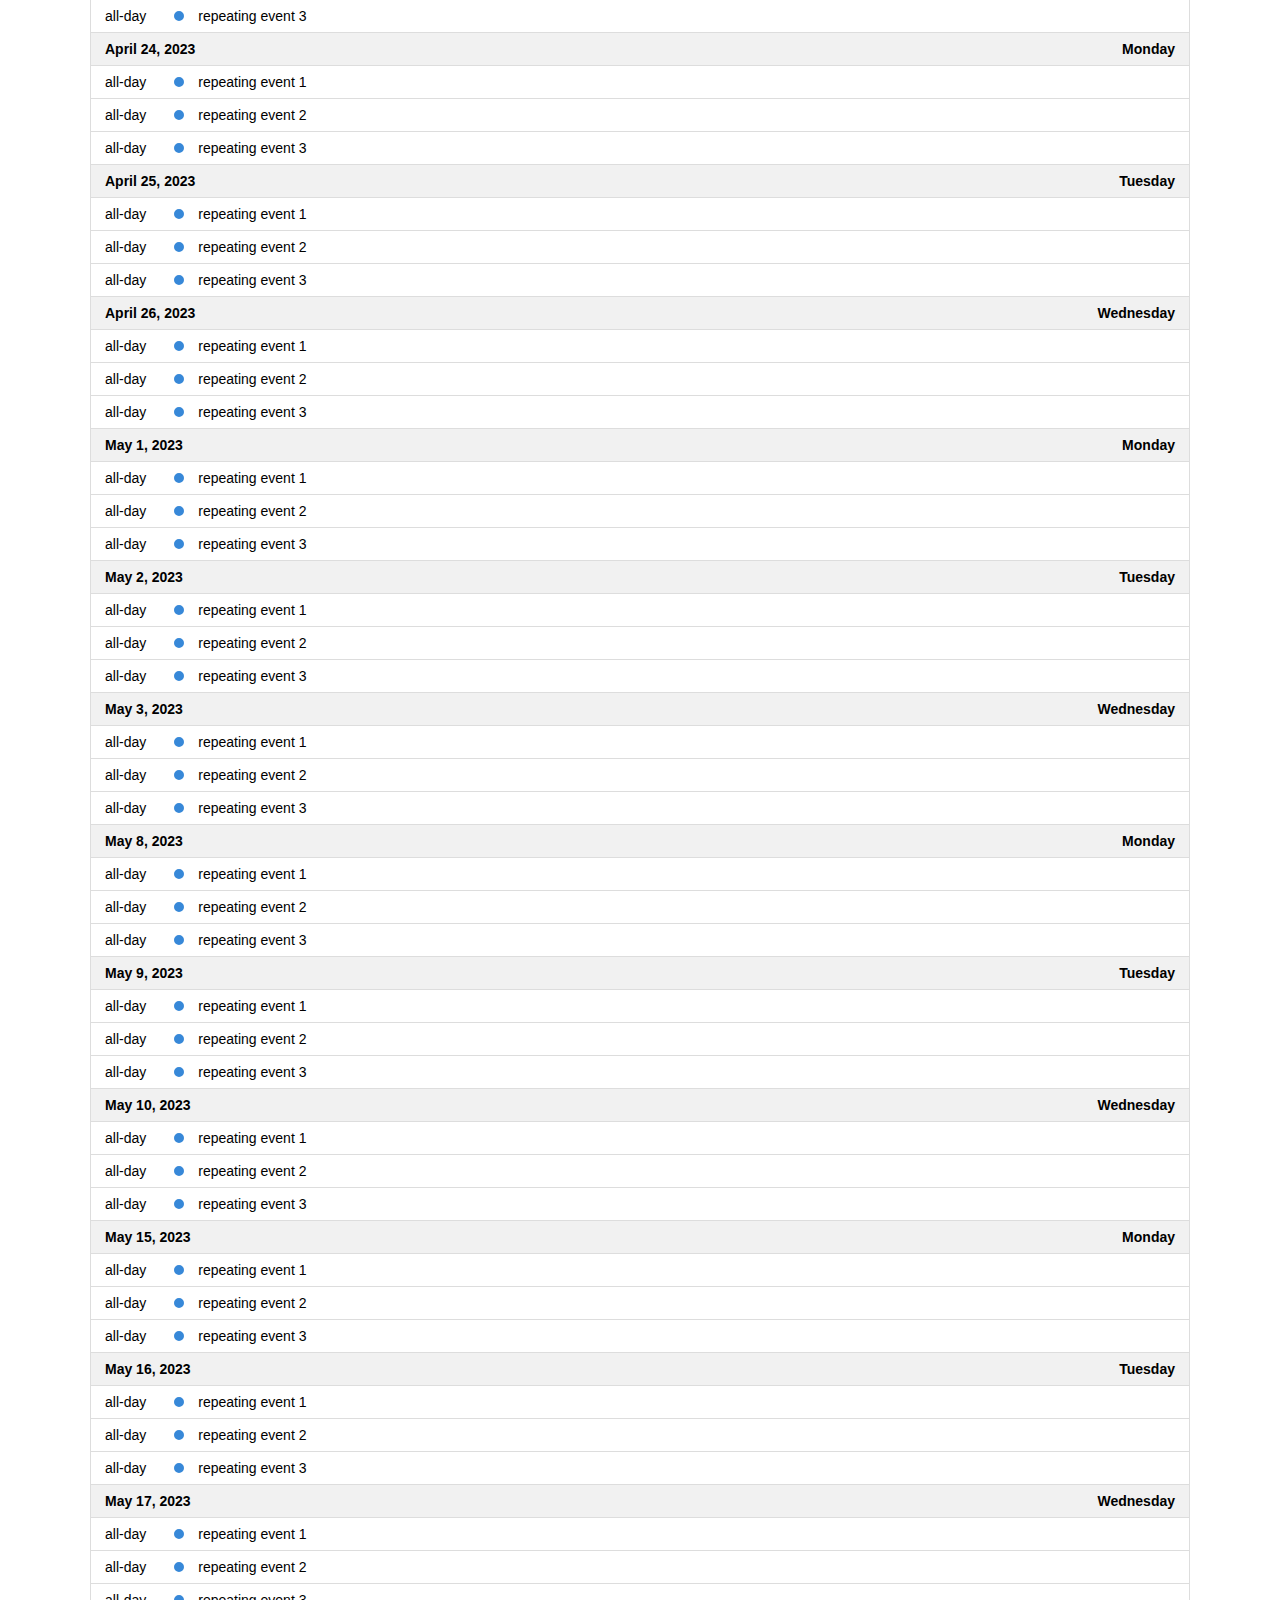
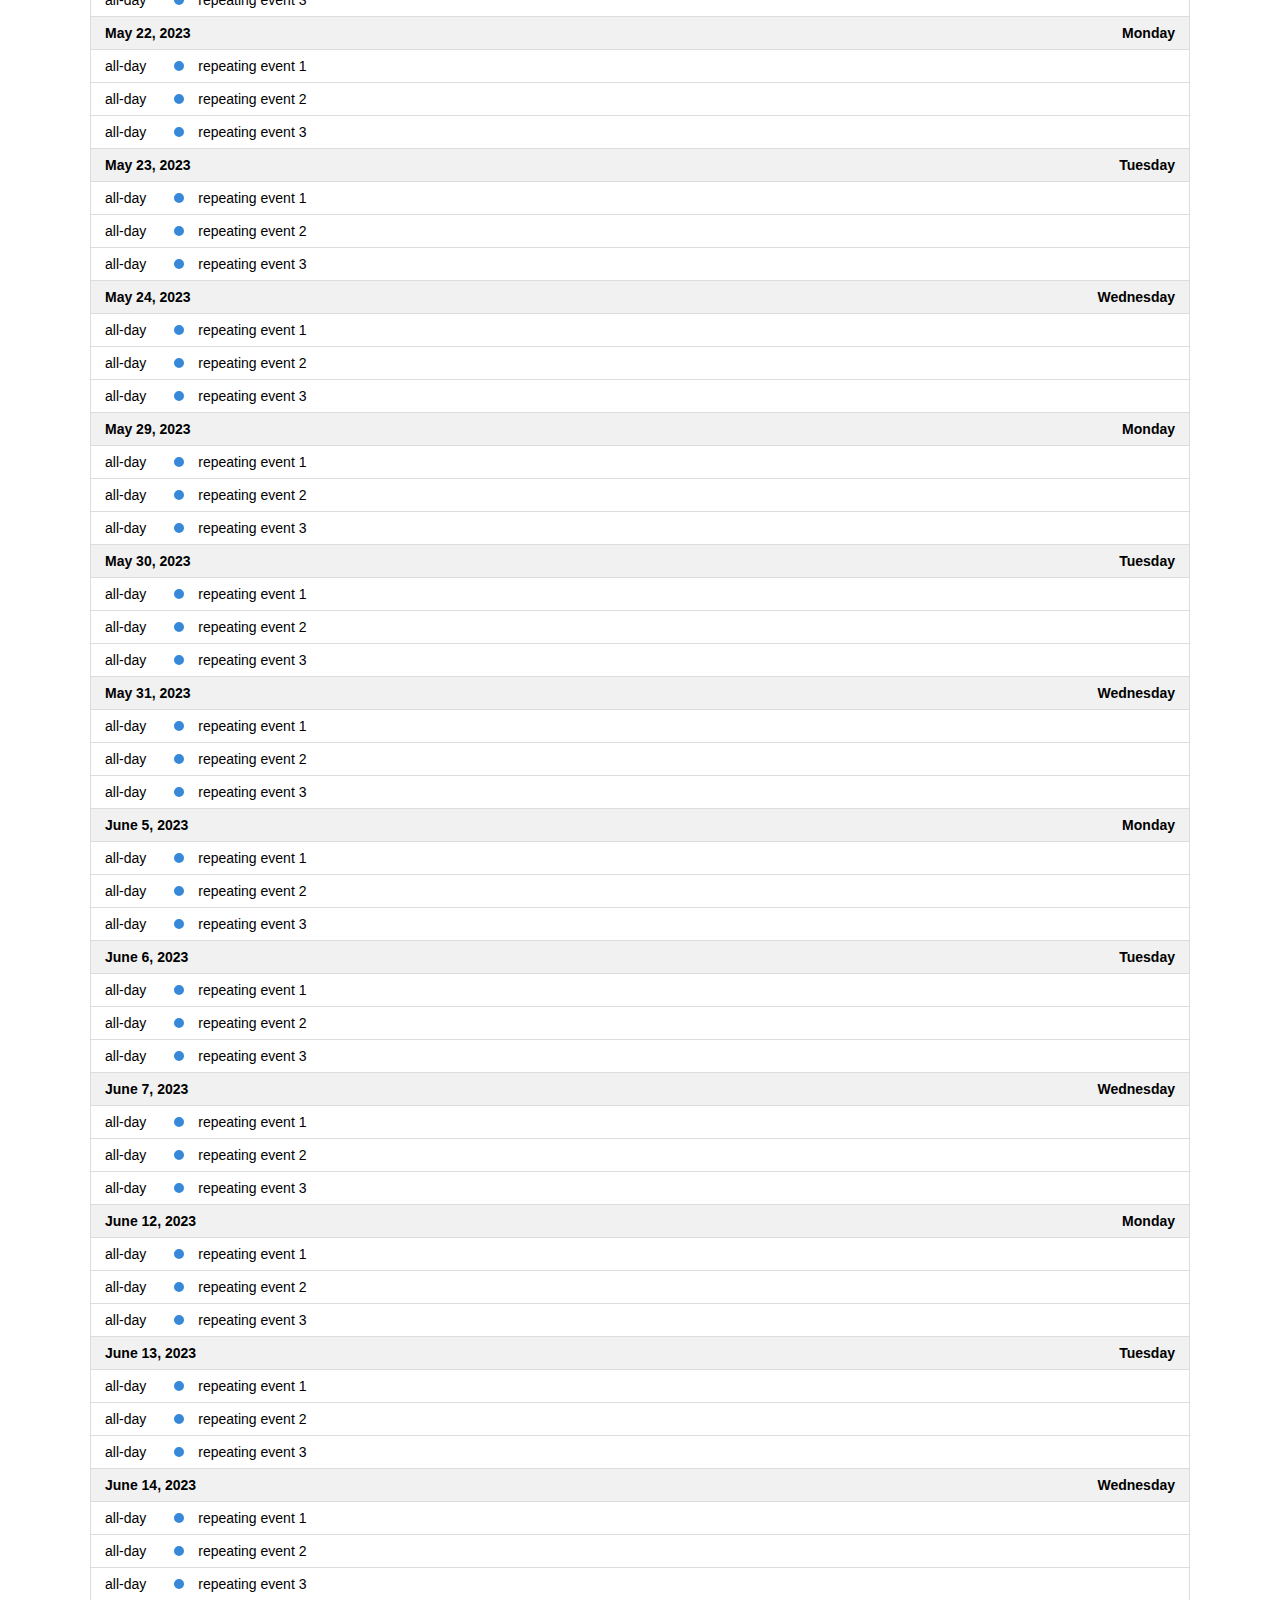
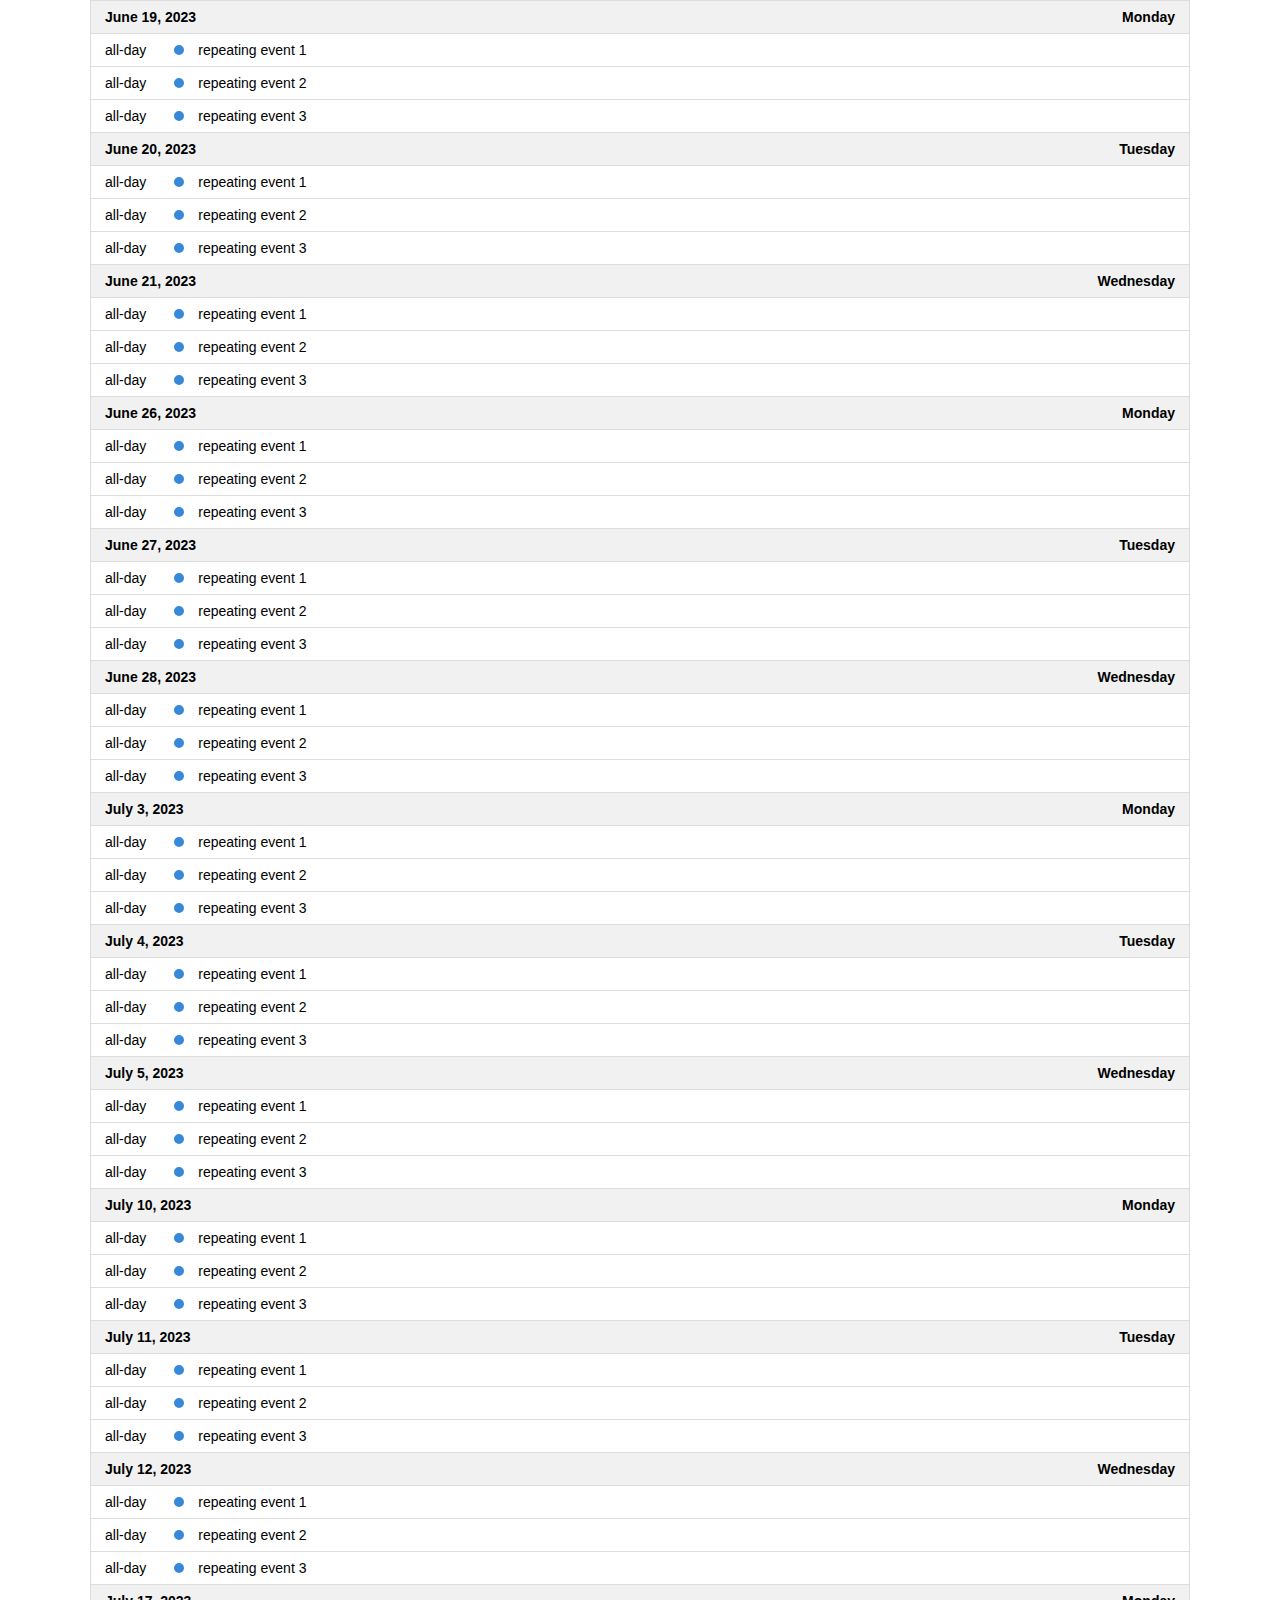
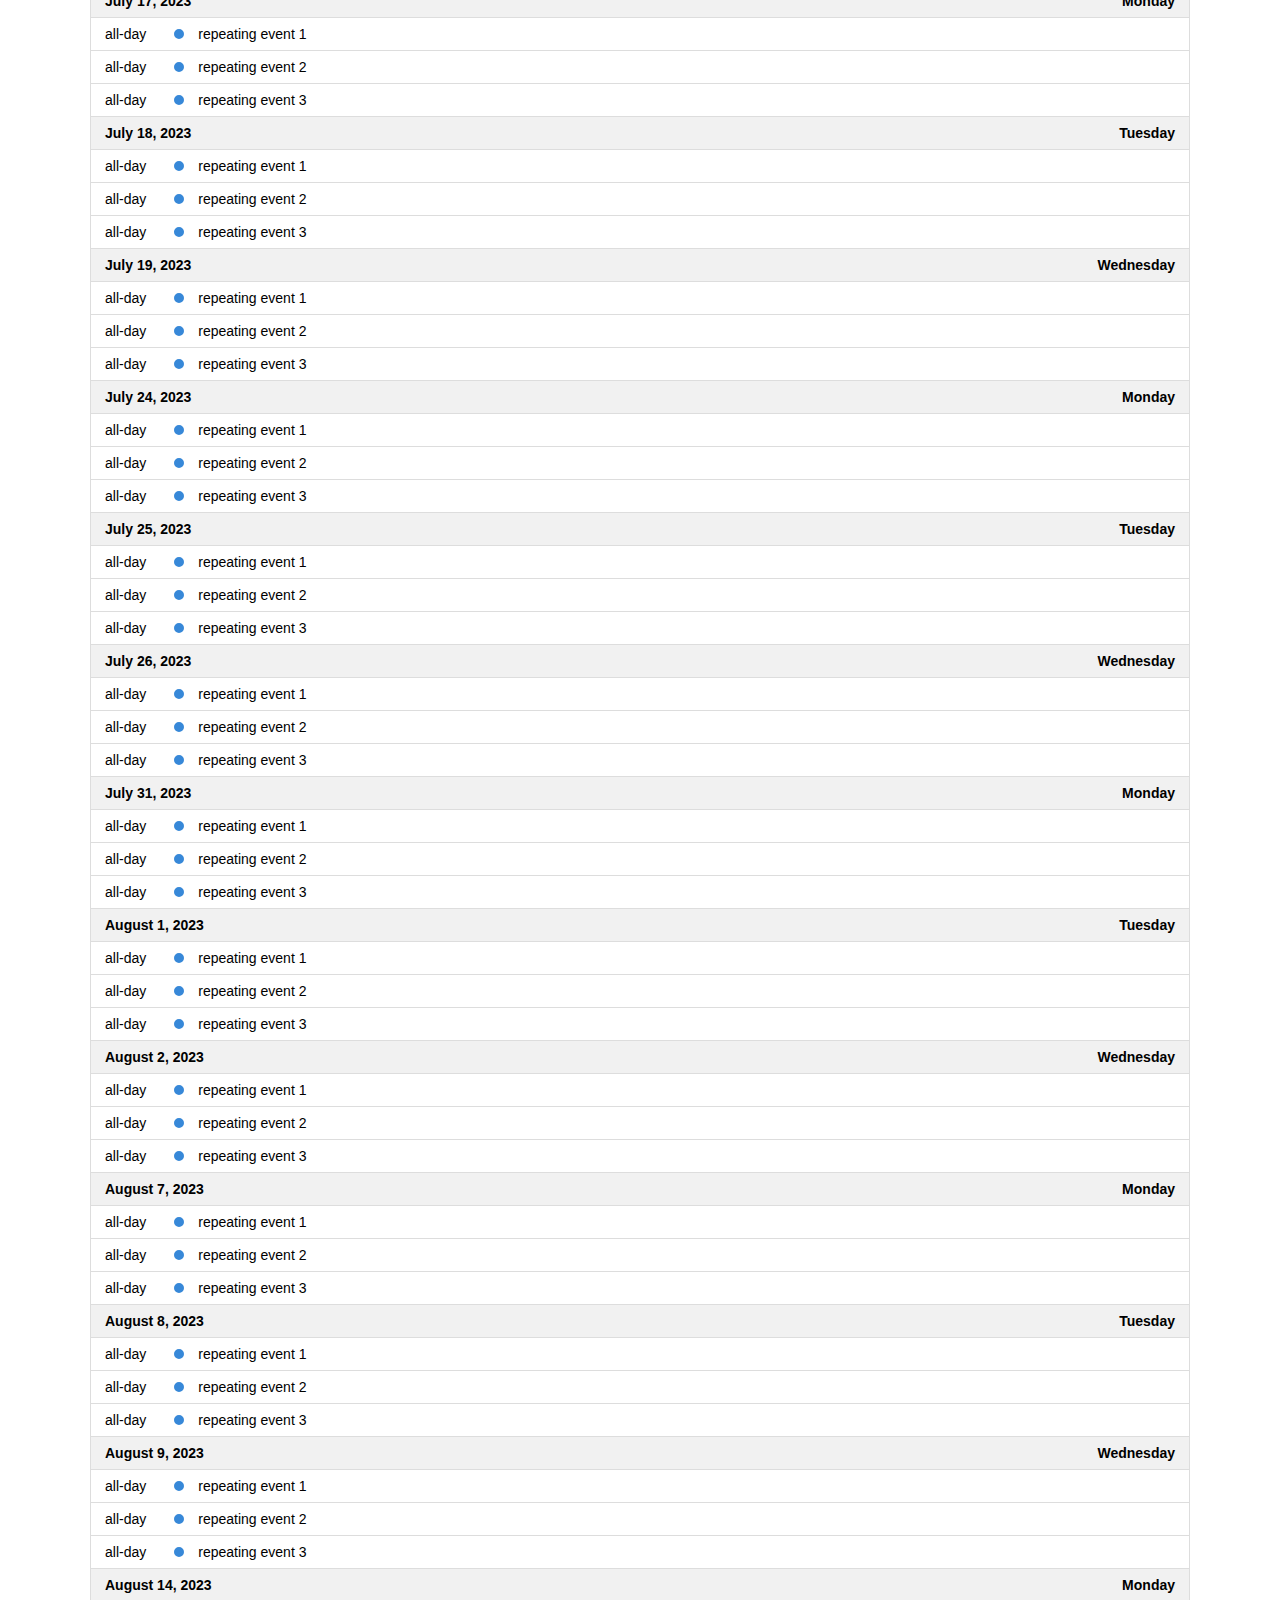
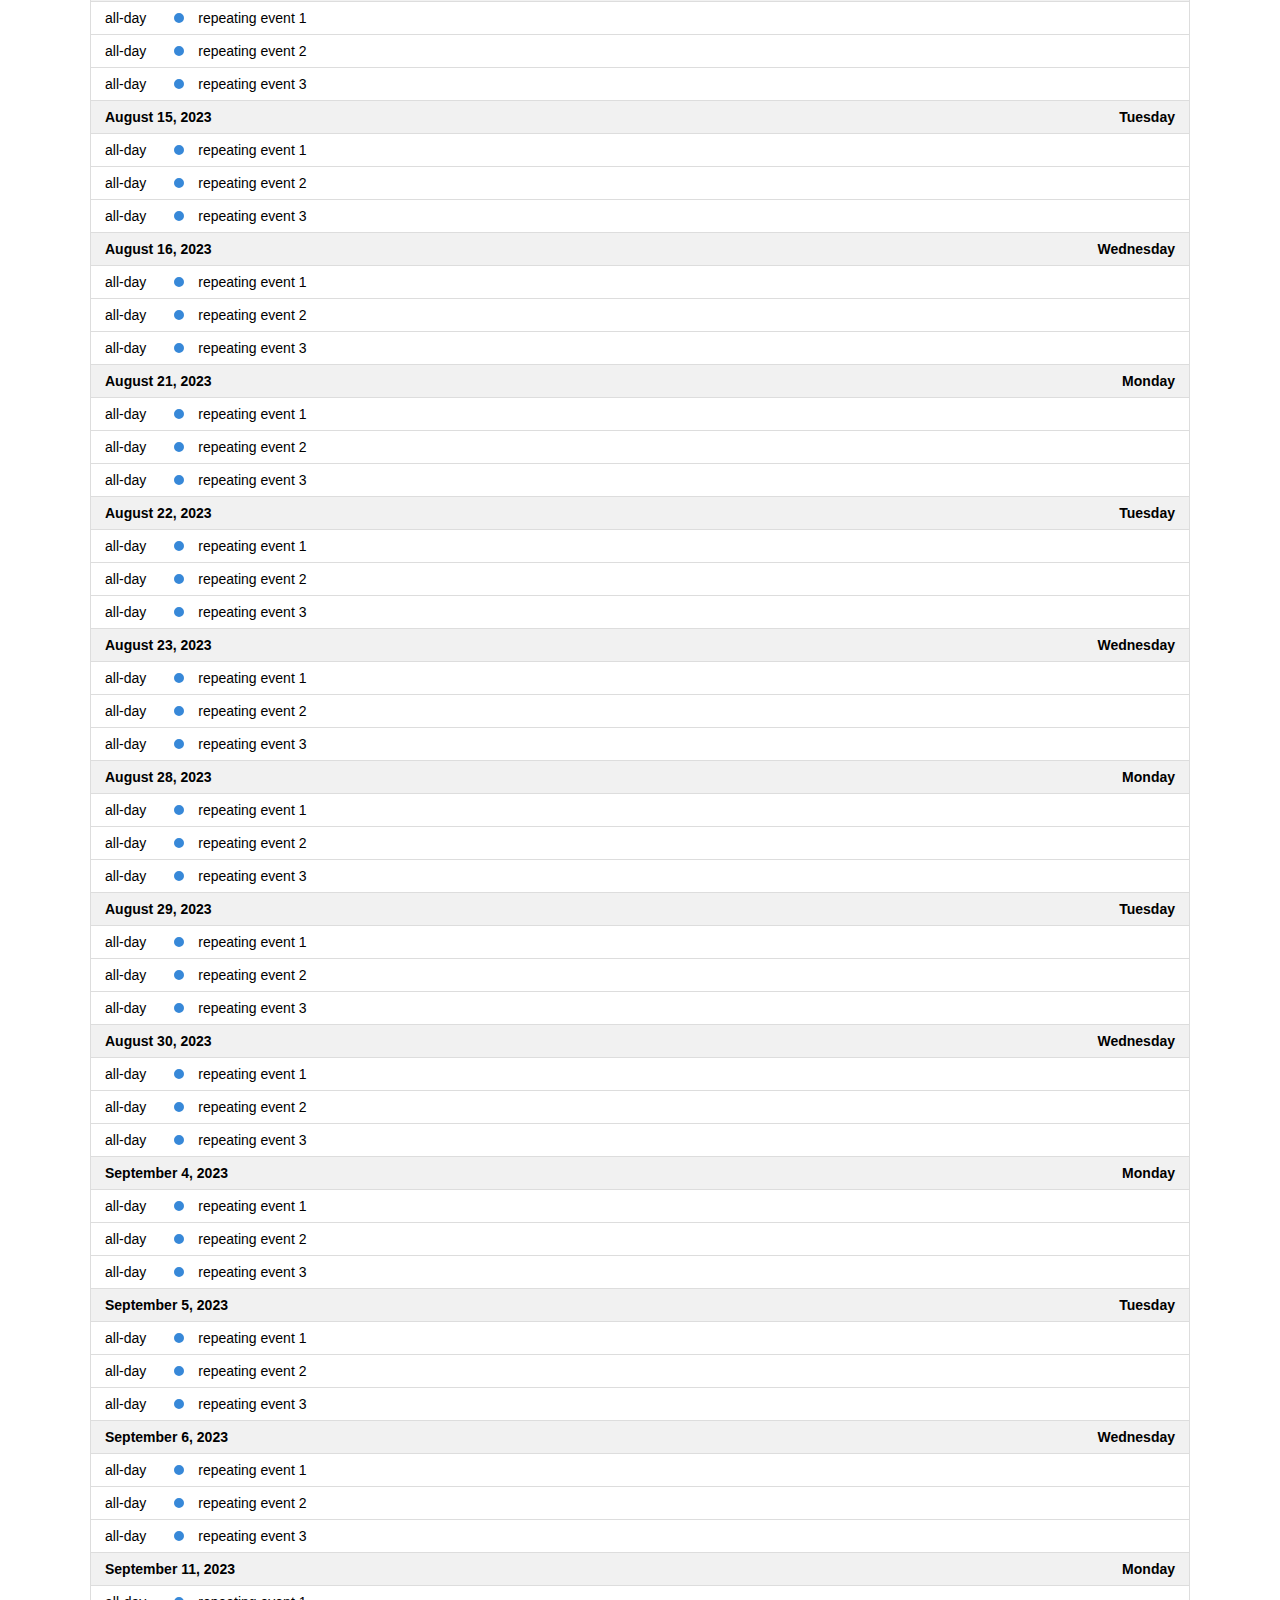
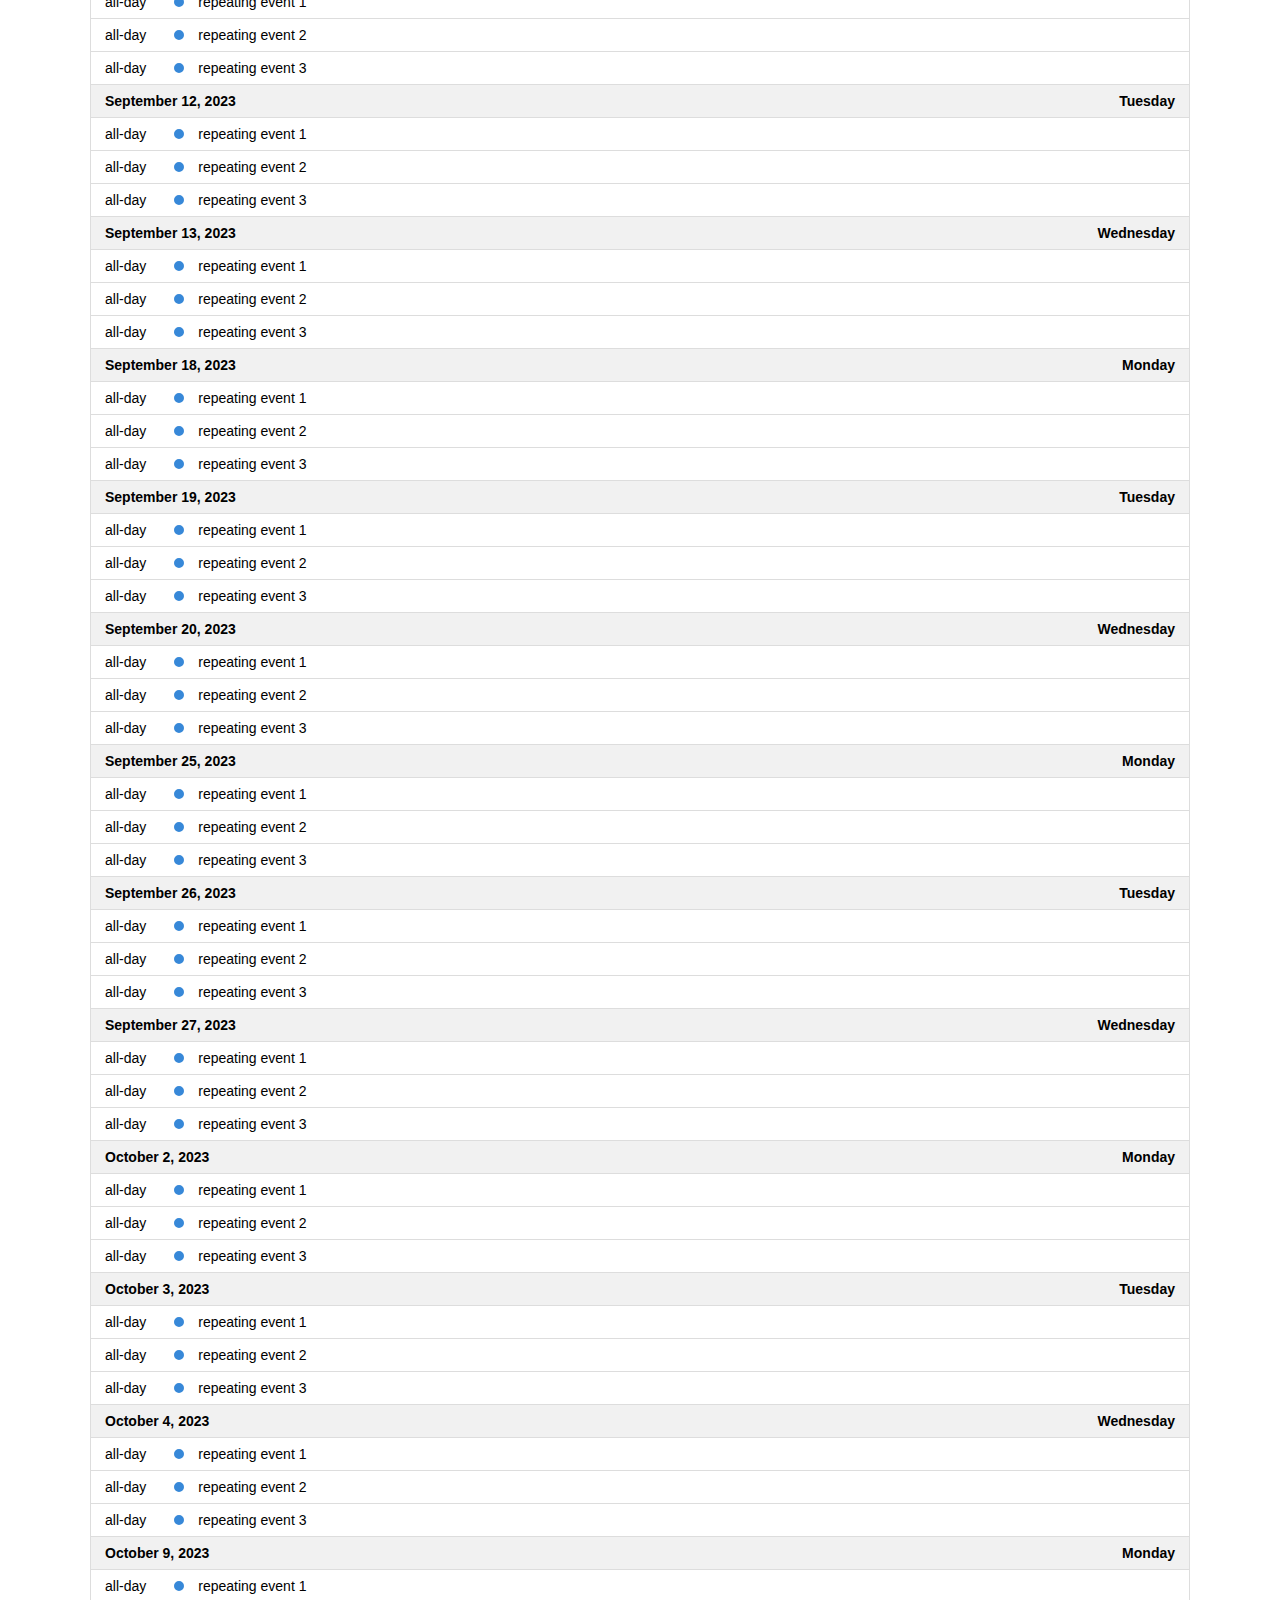
<file: calendar/calendar/calendar/examples/list-sticky-header.html>
<!DOCTYPE html>
<html>
<head>
<meta charset='utf-8' />
<script src='../dist/index.global.js'></script>
<script>

  document.addEventListener('DOMContentLoaded', function() {
    var calendarEl = document.getElementById('calendar');

    var calendar = new FullCalendar.Calendar(calendarEl, {
      height: 'auto',
      // stickyHeaderDates: false, // for disabling

      headerToolbar: {
        left: 'prev,next today',
        center: 'title',
        right: 'listMonth,listYear'
      },

      // customize the button names,
      // otherwise they'd all just say "list"
      views: {
        listMonth: { buttonText: 'list month' },
        listYear: { buttonText: 'list year' }
      },

      initialView: 'listYear',
      initialDate: '2023-01-12',
      navLinks: true, // can click day/week names to navigate views
      editable: true,
      events: [
        {
          title: 'repeating event 1',
          daysOfWeek: [ 1, 2, 3 ],
          duration: '00:30'
        },
        {
          title: 'repeating event 2',
          daysOfWeek: [ 1, 2, 3 ],
          duration: '00:30'
        },
        {
          title: 'repeating event 3',
          daysOfWeek: [ 1, 2, 3 ],
          duration: '00:30'
        }
      ]
    });

    calendar.render();
  });

</script>
<style>

  body {
    margin: 40px 10px;
    padding: 0;
    font-family: Arial, Helvetica Neue, Helvetica, sans-serif;
    font-size: 14px;
  }

  #calendar {
    max-width: 1100px;
    margin: 0 auto;
  }

</style>
</head>
<body>

  <div id='calendar'></div>

</body>
</html>
</file>
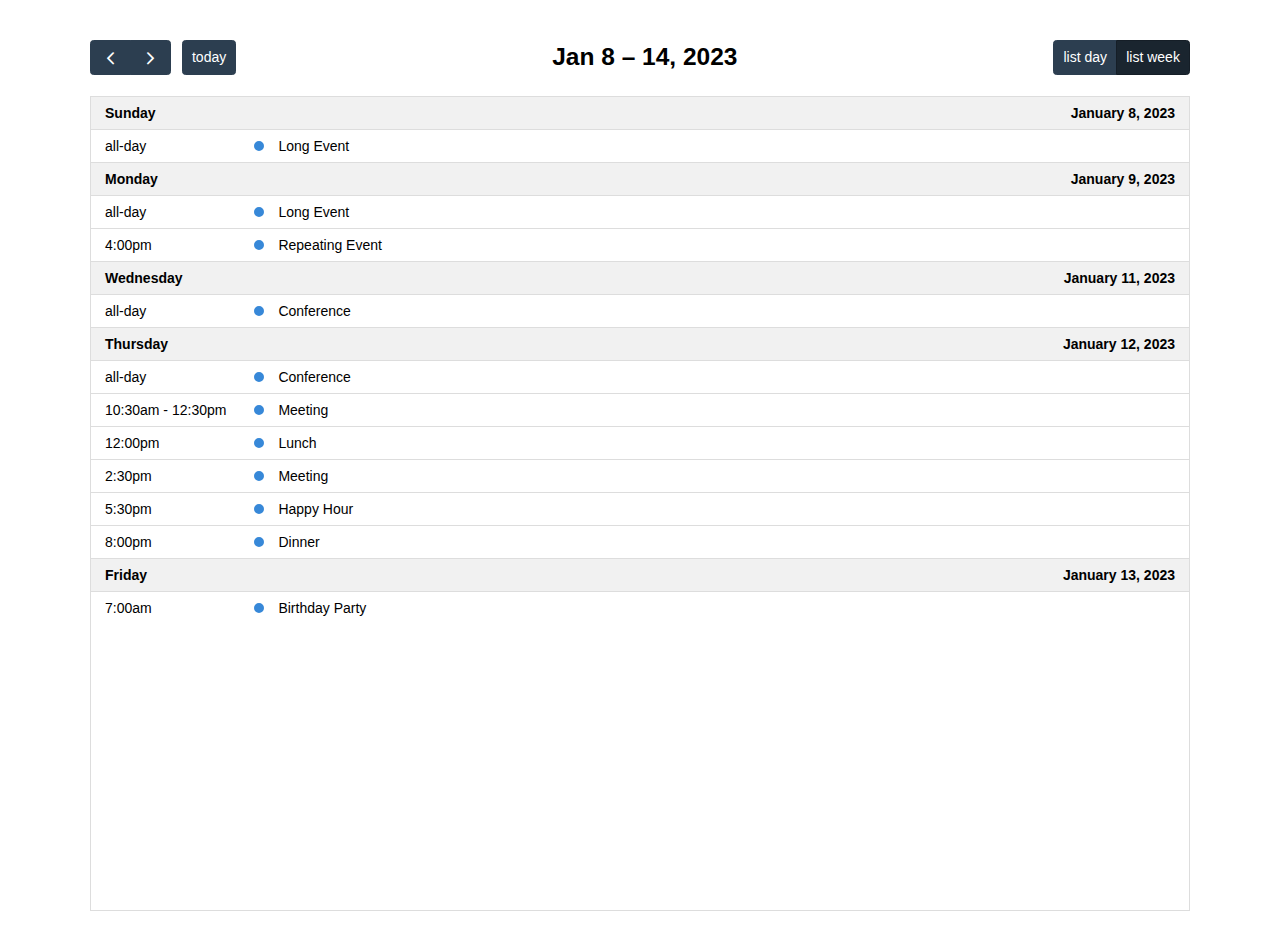
<file: calendar/calendar/calendar/examples/list-views.html>
<!DOCTYPE html>
<html>
<head>
<meta charset='utf-8' />
<script src='../dist/index.global.js'></script>
<script>

  document.addEventListener('DOMContentLoaded', function() {
    var calendarEl = document.getElementById('calendar');

    var calendar = new FullCalendar.Calendar(calendarEl, {

      headerToolbar: {
        left: 'prev,next today',
        center: 'title',
        right: 'listDay,listWeek'
      },

      // customize the button names,
      // otherwise they'd all just say "list"
      views: {
        listDay: { buttonText: 'list day' },
        listWeek: { buttonText: 'list week' }
      },

      initialView: 'listWeek',
      initialDate: '2023-01-12',
      navLinks: true, // can click day/week names to navigate views
      editable: true,
      dayMaxEvents: true, // allow "more" link when too many events
      events: [
        {
          title: 'All Day Event',
          start: '2023-01-01'
        },
        {
          title: 'Long Event',
          start: '2023-01-07',
          end: '2023-01-10'
        },
        {
          groupId: 999,
          title: 'Repeating Event',
          start: '2023-01-09T16:00:00'
        },
        {
          groupId: 999,
          title: 'Repeating Event',
          start: '2023-01-16T16:00:00'
        },
        {
          title: 'Conference',
          start: '2023-01-11',
          end: '2023-01-13'
        },
        {
          title: 'Meeting',
          start: '2023-01-12T10:30:00',
          end: '2023-01-12T12:30:00'
        },
        {
          title: 'Lunch',
          start: '2023-01-12T12:00:00'
        },
        {
          title: 'Meeting',
          start: '2023-01-12T14:30:00'
        },
        {
          title: 'Happy Hour',
          start: '2023-01-12T17:30:00'
        },
        {
          title: 'Dinner',
          start: '2023-01-12T20:00:00'
        },
        {
          title: 'Birthday Party',
          start: '2023-01-13T07:00:00'
        },
        {
          title: 'Click for Google',
          url: 'http://google.com/',
          start: '2023-01-28'
        }
      ]
    });

    calendar.render();
  });

</script>
<style>

  body {
    margin: 40px 10px;
    padding: 0;
    font-family: Arial, Helvetica Neue, Helvetica, sans-serif;
    font-size: 14px;
  }

  #calendar {
    max-width: 1100px;
    margin: 0 auto;
  }

</style>
</head>
<body>

  <div id='calendar'></div>

</body>
</html>
</file>
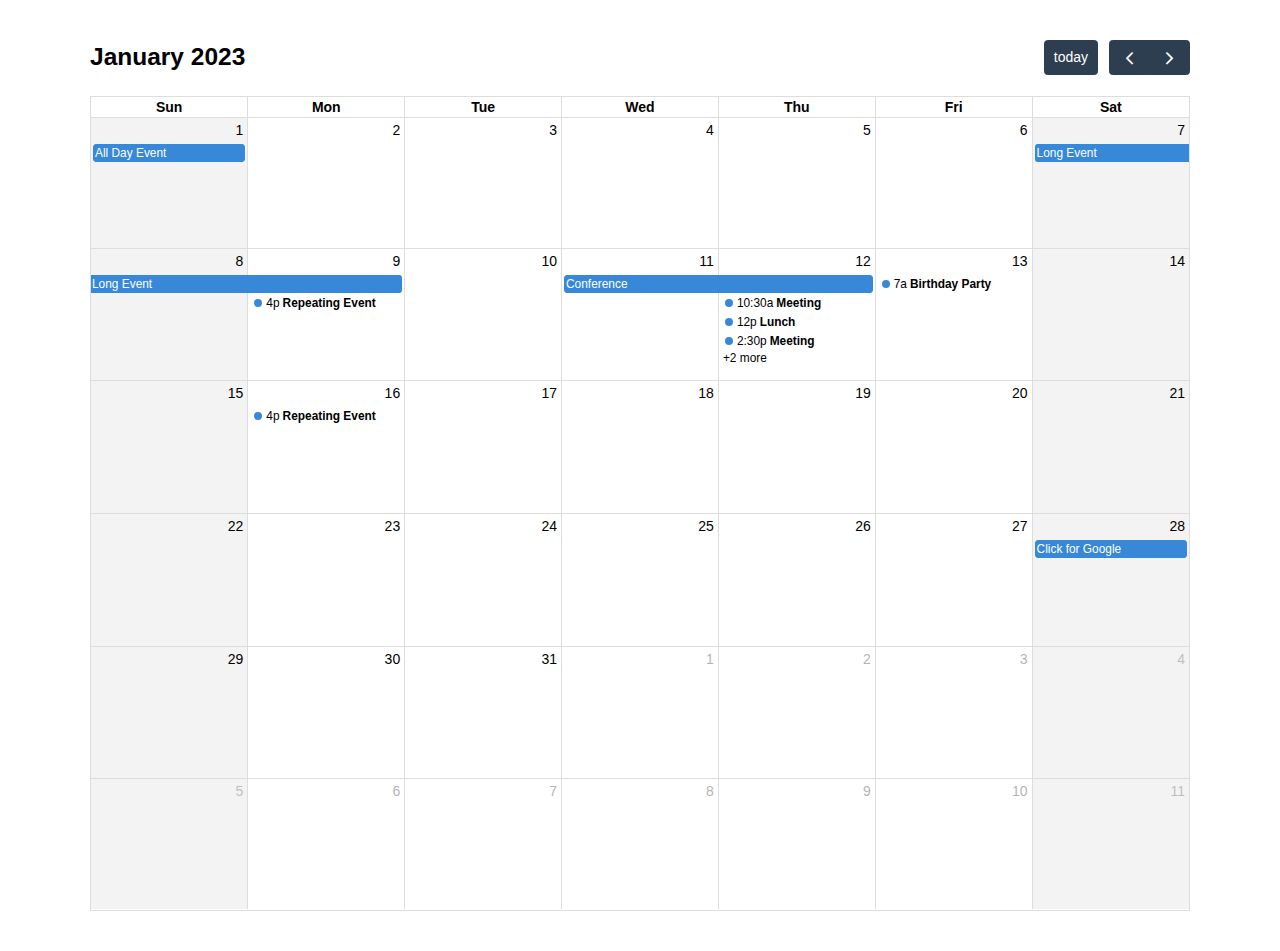
<file: calendar/calendar/calendar/examples/month-view.html>
<!DOCTYPE html>
<html>
<head>
<meta charset='utf-8' />
<script src='../dist/index.global.js'></script>
<script>

  document.addEventListener('DOMContentLoaded', function() {
    var calendarEl = document.getElementById('calendar');

    var calendar = new FullCalendar.Calendar(calendarEl, {
      initialDate: '2023-01-12',
      editable: true,
      selectable: true,
      businessHours: true,
      dayMaxEvents: true, // allow "more" link when too many events
      events: [
        {
          title: 'All Day Event',
          start: '2023-01-01'
        },
        {
          title: 'Long Event',
          start: '2023-01-07',
          end: '2023-01-10'
        },
        {
          groupId: 999,
          title: 'Repeating Event',
          start: '2023-01-09T16:00:00'
        },
        {
          groupId: 999,
          title: 'Repeating Event',
          start: '2023-01-16T16:00:00'
        },
        {
          title: 'Conference',
          start: '2023-01-11',
          end: '2023-01-13'
        },
        {
          title: 'Meeting',
          start: '2023-01-12T10:30:00',
          end: '2023-01-12T12:30:00'
        },
        {
          title: 'Lunch',
          start: '2023-01-12T12:00:00'
        },
        {
          title: 'Meeting',
          start: '2023-01-12T14:30:00'
        },
        {
          title: 'Happy Hour',
          start: '2023-01-12T17:30:00'
        },
        {
          title: 'Dinner',
          start: '2023-01-12T20:00:00'
        },
        {
          title: 'Birthday Party',
          start: '2023-01-13T07:00:00'
        },
        {
          title: 'Click for Google',
          url: 'http://google.com/',
          start: '2023-01-28'
        }
      ]
    });

    calendar.render();
  });

</script>
<style>

  body {
    margin: 40px 10px;
    padding: 0;
    font-family: Arial, Helvetica Neue, Helvetica, sans-serif;
    font-size: 14px;
  }

  #calendar {
    max-width: 1100px;
    margin: 0 auto;
  }

</style>
</head>
<body>

  <div id='calendar'></div>

</body>
</html>
</file>
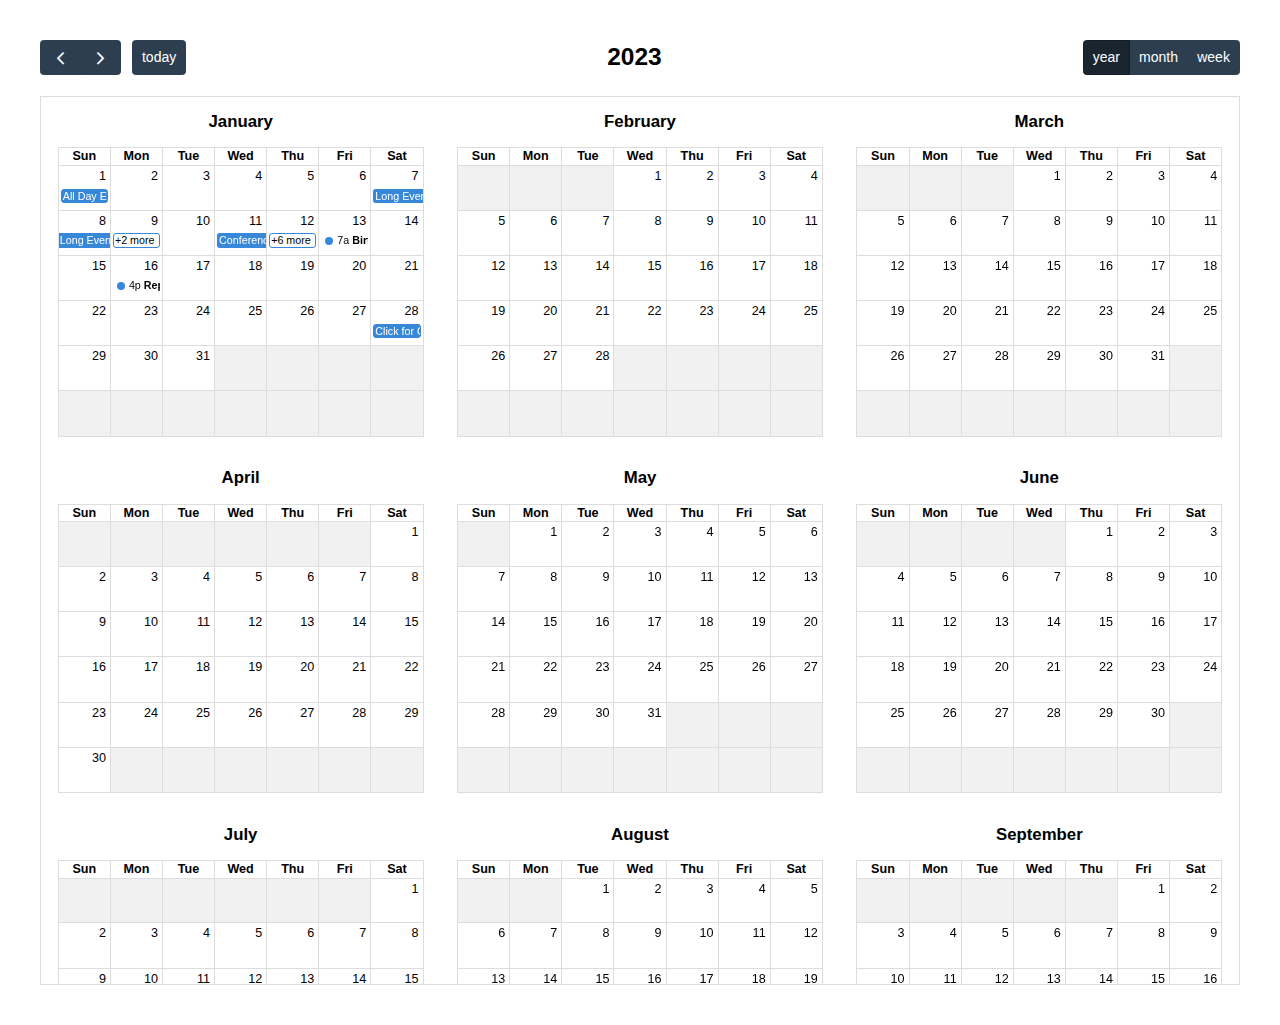
<file: calendar/calendar/calendar/examples/multimonth-view.html>
<!DOCTYPE html>
<html>
<head>
<meta charset='utf-8' />
<script src='../dist/index.global.js'></script>
<script>

  document.addEventListener('DOMContentLoaded', function() {
    var calendarEl = document.getElementById('calendar');

    var calendar = new FullCalendar.Calendar(calendarEl, {
      headerToolbar: {
        left: 'prev,next today',
        center: 'title',
        right: 'multiMonthYear,dayGridMonth,timeGridWeek'
      },
      initialView: 'multiMonthYear',
      initialDate: '2023-01-12',
      editable: true,
      selectable: true,
      dayMaxEvents: true, // allow "more" link when too many events
      // multiMonthMaxColumns: 1, // guarantee single column
      // showNonCurrentDates: true,
      // fixedWeekCount: false,
      // businessHours: true,
      // weekends: false,
      events: [
        {
          title: 'All Day Event',
          start: '2023-01-01'
        },
        {
          title: 'Long Event',
          start: '2023-01-07',
          end: '2023-01-10'
        },
        {
          groupId: 999,
          title: 'Repeating Event',
          start: '2023-01-09T16:00:00'
        },
        {
          groupId: 999,
          title: 'Repeating Event',
          start: '2023-01-16T16:00:00'
        },
        {
          title: 'Conference',
          start: '2023-01-11',
          end: '2023-01-13'
        },
        {
          title: 'Meeting',
          start: '2023-01-12T10:30:00',
          end: '2023-01-12T12:30:00'
        },
        {
          title: 'Lunch',
          start: '2023-01-12T12:00:00'
        },
        {
          title: 'Meeting',
          start: '2023-01-12T14:30:00'
        },
        {
          title: 'Happy Hour',
          start: '2023-01-12T17:30:00'
        },
        {
          title: 'Dinner',
          start: '2023-01-12T20:00:00'
        },
        {
          title: 'Birthday Party',
          start: '2023-01-13T07:00:00'
        },
        {
          title: 'Click for Google',
          url: 'http://google.com/',
          start: '2023-01-28'
        }
      ]
    });

    calendar.render();
  });

</script>
<style>

  body {
    margin: 40px 10px;
    padding: 0;
    font-family: Arial, Helvetica Neue, Helvetica, sans-serif;
    font-size: 14px;
  }

  #calendar {
    max-width: 1200px;
    margin: 0 auto;
  }

</style>
</head>
<body>

  <div id='calendar'></div>

</body>
</html>
</file>
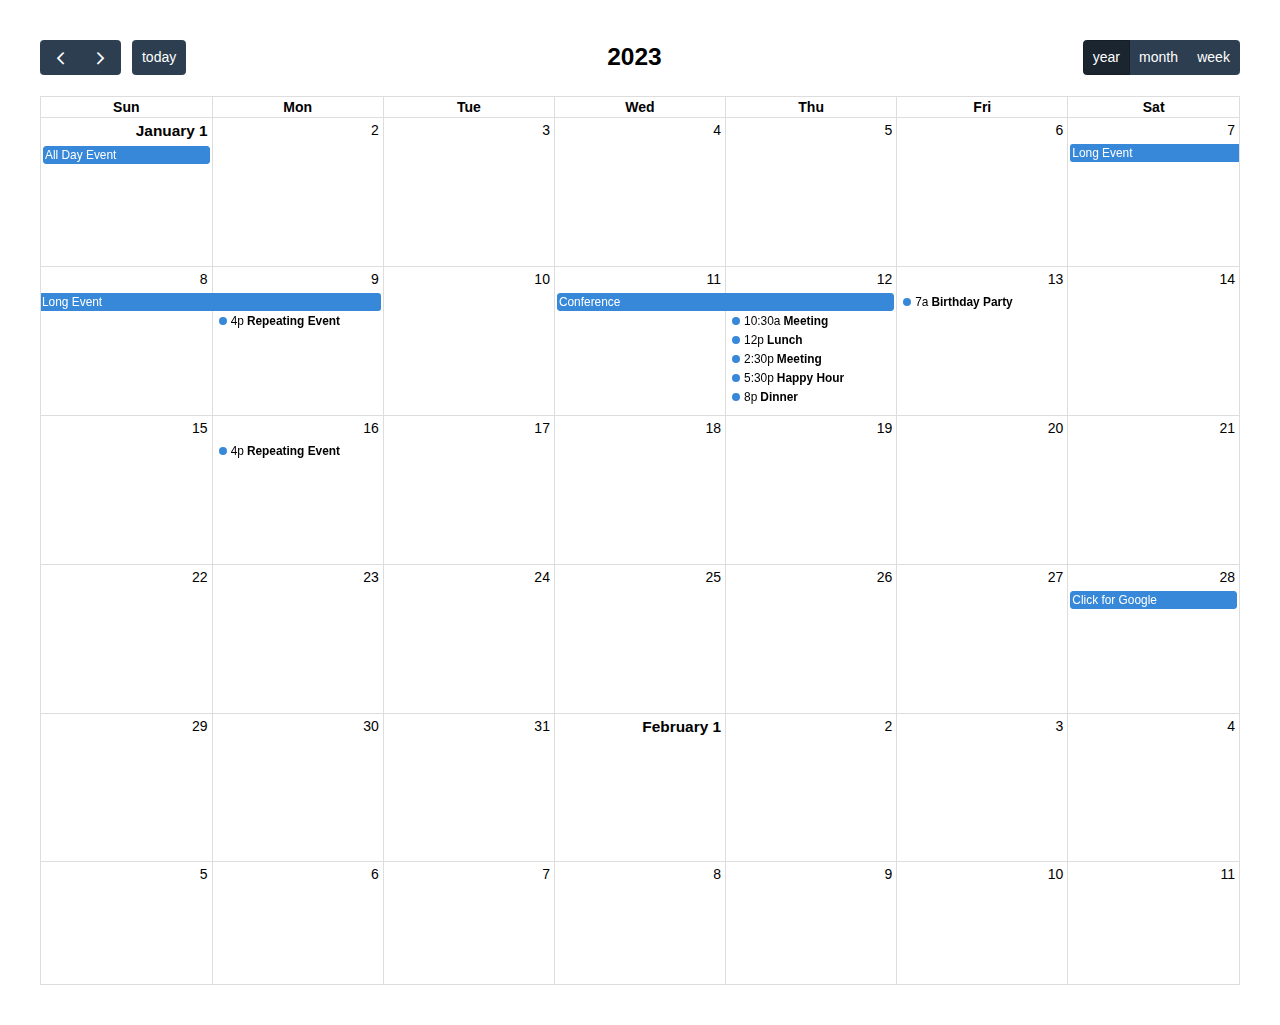
<file: calendar/calendar/calendar/examples/multiweek-view.html>
<!DOCTYPE html>
<html>
<head>
<meta charset='utf-8' />
<script src='../dist/index.global.js'></script>
<script>

  document.addEventListener('DOMContentLoaded', function() {
    var calendarEl = document.getElementById('calendar');

    var calendar = new FullCalendar.Calendar(calendarEl, {
      headerToolbar: {
        left: 'prev,next today',
        center: 'title',
        right: 'dayGridYear,dayGridMonth,timeGridWeek'
      },
      initialView: 'dayGridYear',
      initialDate: '2023-01-12',
      editable: true,
      selectable: true,
      dayMaxEvents: true, // allow "more" link when too many events
      // businessHours: true,
      // weekends: false,
      events: [
        {
          title: 'All Day Event',
          start: '2023-01-01'
        },
        {
          title: 'Long Event',
          start: '2023-01-07',
          end: '2023-01-10'
        },
        {
          groupId: 999,
          title: 'Repeating Event',
          start: '2023-01-09T16:00:00'
        },
        {
          groupId: 999,
          title: 'Repeating Event',
          start: '2023-01-16T16:00:00'
        },
        {
          title: 'Conference',
          start: '2023-01-11',
          end: '2023-01-13'
        },
        {
          title: 'Meeting',
          start: '2023-01-12T10:30:00',
          end: '2023-01-12T12:30:00'
        },
        {
          title: 'Lunch',
          start: '2023-01-12T12:00:00'
        },
        {
          title: 'Meeting',
          start: '2023-01-12T14:30:00'
        },
        {
          title: 'Happy Hour',
          start: '2023-01-12T17:30:00'
        },
        {
          title: 'Dinner',
          start: '2023-01-12T20:00:00'
        },
        {
          title: 'Birthday Party',
          start: '2023-01-13T07:00:00'
        },
        {
          title: 'Click for Google',
          url: 'http://google.com/',
          start: '2023-01-28'
        }
      ]
    });

    calendar.render();
  });

</script>
<style>

  body {
    margin: 40px 10px;
    padding: 0;
    font-family: Arial, Helvetica Neue, Helvetica, sans-serif;
    font-size: 14px;
  }

  #calendar {
    max-width: 1200px;
    margin: 0 auto;
  }

</style>
</head>
<body>

  <div id='calendar'></div>

</body>
</html>
</file>
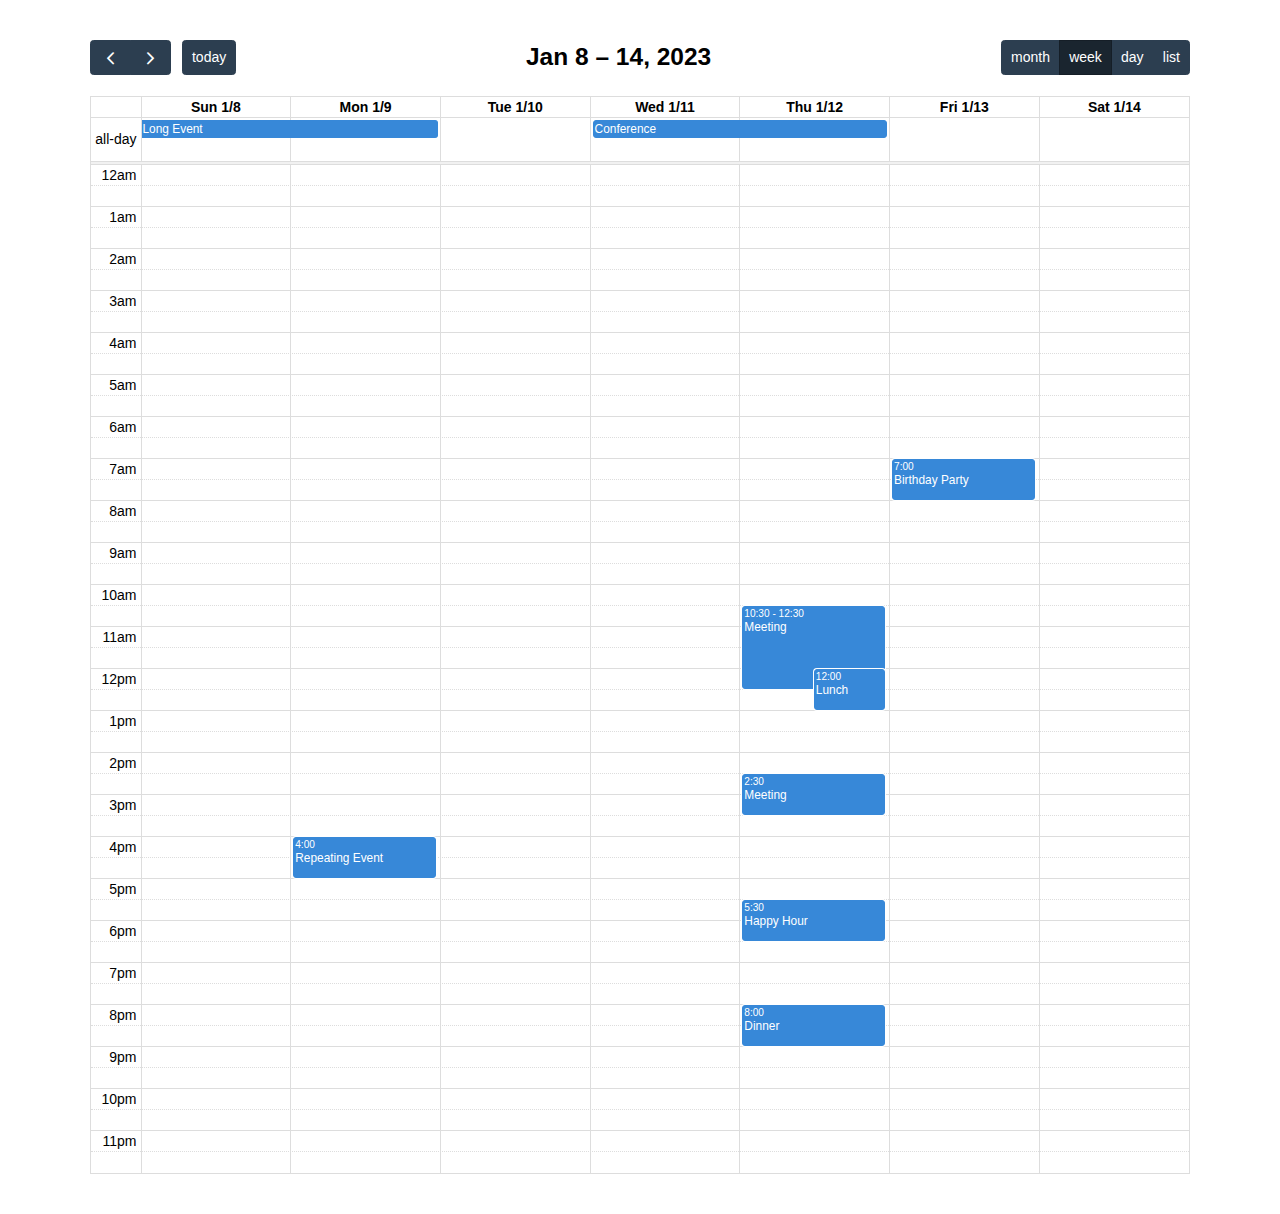
<file: calendar/calendar/calendar/examples/natural-height.html>
<!DOCTYPE html>
<html>
<head>
<meta charset='utf-8' />
<script src='../dist/index.global.js'></script>
<script>

  document.addEventListener('DOMContentLoaded', function() {
    var calendarEl = document.getElementById('calendar');

    var calendar = new FullCalendar.Calendar(calendarEl, {
      initialDate: '2023-01-12',
      initialView: 'timeGridWeek',
      headerToolbar: {
        left: 'prev,next today',
        center: 'title',
        right: 'dayGridMonth,timeGridWeek,timeGridDay,listWeek'
      },
      height: 'auto',
      navLinks: true, // can click day/week names to navigate views
      editable: true,
      selectable: true,
      selectMirror: true,
      nowIndicator: true,
      events: [
        {
          title: 'All Day Event',
          start: '2023-01-01',
        },
        {
          title: 'Long Event',
          start: '2023-01-07',
          end: '2023-01-10'
        },
        {
          groupId: 999,
          title: 'Repeating Event',
          start: '2023-01-09T16:00:00'
        },
        {
          groupId: 999,
          title: 'Repeating Event',
          start: '2023-01-16T16:00:00'
        },
        {
          title: 'Conference',
          start: '2023-01-11',
          end: '2023-01-13'
        },
        {
          title: 'Meeting',
          start: '2023-01-12T10:30:00',
          end: '2023-01-12T12:30:00'
        },
        {
          title: 'Lunch',
          start: '2023-01-12T12:00:00'
        },
        {
          title: 'Meeting',
          start: '2023-01-12T14:30:00'
        },
        {
          title: 'Happy Hour',
          start: '2023-01-12T17:30:00'
        },
        {
          title: 'Dinner',
          start: '2023-01-12T20:00:00'
        },
        {
          title: 'Birthday Party',
          start: '2023-01-13T07:00:00'
        },
        {
          title: 'Click for Google',
          url: 'http://google.com/',
          start: '2023-01-28'
        }
      ]
    });

    calendar.render();
  });

</script>
<style>

  body {
    margin: 40px 10px;
    padding: 0;
    font-family: Arial, Helvetica Neue, Helvetica, sans-serif;
    font-size: 14px;
  }

  #calendar {
    max-width: 1100px;
    margin: 0 auto;
  }

</style>
</head>
<body>

  <div id='calendar'></div>

</body>
</html>
</file>
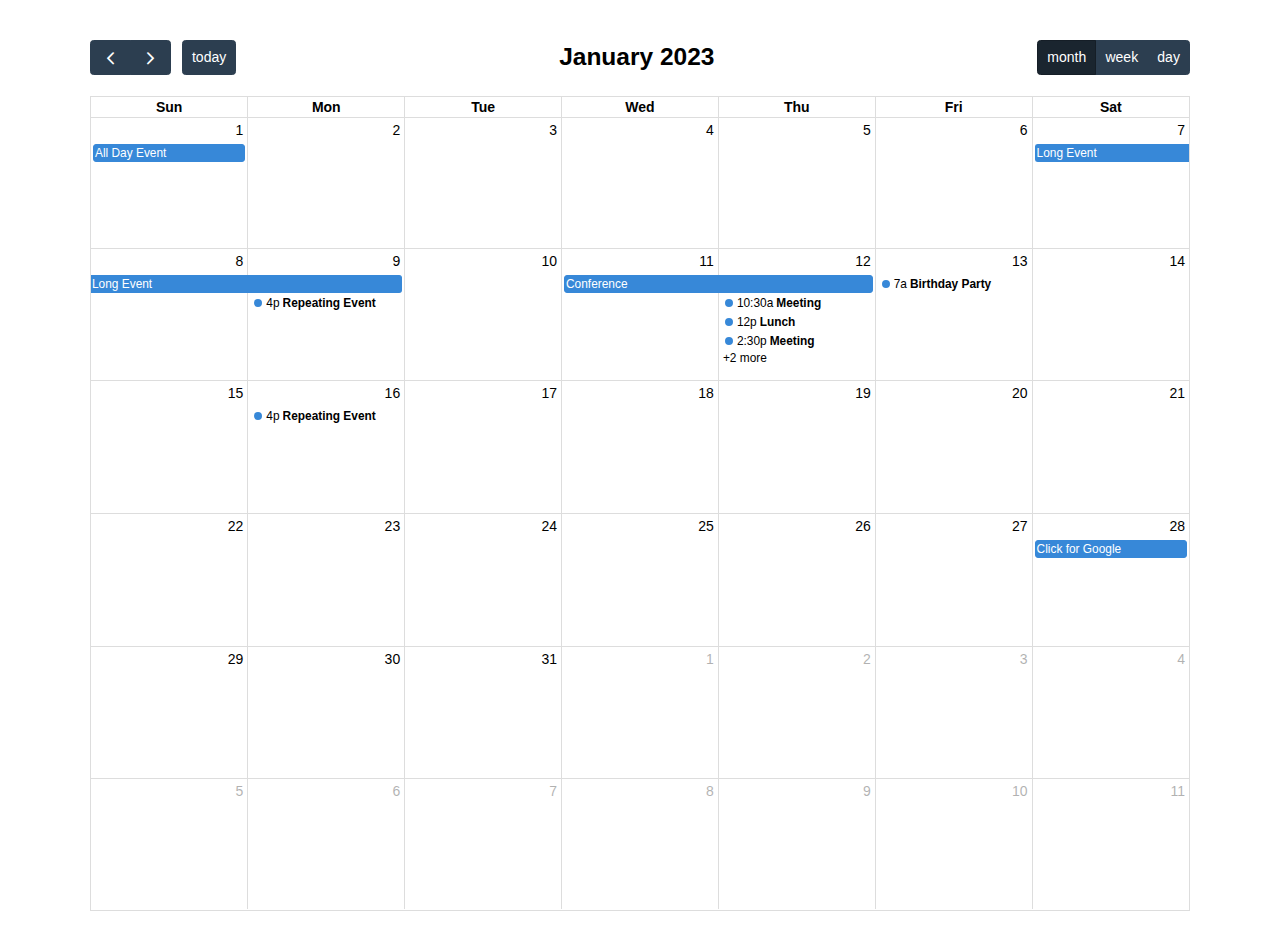
<file: calendar/calendar/calendar/examples/selectable.html>
<!DOCTYPE html>
<html>
<head>
<meta charset='utf-8' />
<script src='../dist/index.global.js'></script>
<script>

  document.addEventListener('DOMContentLoaded', function() {
    var calendarEl = document.getElementById('calendar');

    var calendar = new FullCalendar.Calendar(calendarEl, {
      headerToolbar: {
        left: 'prev,next today',
        center: 'title',
        right: 'dayGridMonth,timeGridWeek,timeGridDay'
      },
      initialDate: '2023-01-12',
      navLinks: true, // can click day/week names to navigate views
      selectable: true,
      selectMirror: true,
      select: function(arg) {
        var title = prompt('Event Title:');
        if (title) {
          calendar.addEvent({
            title: title,
            start: arg.start,
            end: arg.end,
            allDay: arg.allDay
          })
        }
        calendar.unselect()
      },
      eventClick: function(arg) {
        if (confirm('Are you sure you want to delete this event?')) {
          arg.event.remove()
        }
      },
      editable: true,
      dayMaxEvents: true, // allow "more" link when too many events
      events: [
        {
          title: 'All Day Event',
          start: '2023-01-01'
        },
        {
          title: 'Long Event',
          start: '2023-01-07',
          end: '2023-01-10'
        },
        {
          groupId: 999,
          title: 'Repeating Event',
          start: '2023-01-09T16:00:00'
        },
        {
          groupId: 999,
          title: 'Repeating Event',
          start: '2023-01-16T16:00:00'
        },
        {
          title: 'Conference',
          start: '2023-01-11',
          end: '2023-01-13'
        },
        {
          title: 'Meeting',
          start: '2023-01-12T10:30:00',
          end: '2023-01-12T12:30:00'
        },
        {
          title: 'Lunch',
          start: '2023-01-12T12:00:00'
        },
        {
          title: 'Meeting',
          start: '2023-01-12T14:30:00'
        },
        {
          title: 'Happy Hour',
          start: '2023-01-12T17:30:00'
        },
        {
          title: 'Dinner',
          start: '2023-01-12T20:00:00'
        },
        {
          title: 'Birthday Party',
          start: '2023-01-13T07:00:00'
        },
        {
          title: 'Click for Google',
          url: 'http://google.com/',
          start: '2023-01-28'
        }
      ]
    });

    calendar.render();
  });

</script>
<style>

  body {
    margin: 40px 10px;
    padding: 0;
    font-family: Arial, Helvetica Neue, Helvetica, sans-serif;
    font-size: 14px;
  }

  #calendar {
    max-width: 1100px;
    margin: 0 auto;
  }

</style>
</head>
<body>

  <div id='calendar'></div>

</body>
</html>
</file>
<file: plugin/whatsapp-chat-support.css>
/* ======================================================= 
 *
 *      Whatsapp Chat Support
 *      Version: 1.1
 *      By [castlecode]
 *
 *      ---------------------------------
 *      CONTENTS
 *      ---------------------------------
 *
 *      [A] GLOBAL
 *      [B] BUTTON
 *      [C] BUTTON PERSON
 *      [D] POPUP
 *          [1] HEADER
 *          [2] MULTIPLE PERSONS
 *          [3] INPUT TEXT FIELD
 *    
 * ======================================================= */

/* ====================================================================== *
        [A] GLOBAL
 * ====================================================================== */      

    .whatsapp_chat_support{
        position: relative;
        display: inline-block;
        vertical-align: top;
    }

 /* ====================================================================== *
        [B] BUTTON
 * ====================================================================== */      

    .wcs_button{
        text-align: center;
        vertical-align: middle;
        padding: 9px 18px;
        border-radius: 50px;
        background: #26C281;
        color: #fff;
        display: inline-block;
        margin-right: 3px;
        cursor: pointer;

        -webkit-box-shadow: 0 1px 2px rgba(0,0,0,0.15);
           -moz-box-shadow: 0 1px 2px rgba(0,0,0,0.15);
             -o-box-shadow: 0 1px 2px rgba(0,0,0,0.15);
            -ms-box-shadow: 0 1px 2px rgba(0,0,0,0.15);
                box-shadow: 0 1px 2px rgba(0,0,0,0.15);

    }
    .wcs_button .fa{
        font-size: 15px;
        margin-right: 3px;
    }

    .wcs_button_circle{
        width: 50px;
        height: 50px;
        border-radius: 100%;
        padding: 0;
    }
    .wcs_button_circle .fa{
        line-height: 50px;
        font-size: 25px;
        margin-right: 0px;
    }

    .wcs_button_label{
        vertical-align: middle;
        cursor: pointer;
        display: inline-block;
        font-size: 12px;
        margin-right: 10px;
        margin-left: 10px;
        background: #4fa983;
        padding: 5px 10px;
        border-radius: 4px;

        -webkit-transition: .3s ease all;
           -moz-transition: .3s ease all;
                transition: .3s ease all;
    }
    .wcs_button_label_hide{
        -webkit-transform: translate(10px, 0);
           -moz-transform: translate(10px, 0);
            -ms-transform: translate(10px, 0);
                transform: translate(10px, 0);

        opacity: 0;
        visibility: hidden;
    }

    .wcs_fixed_right{
        z-index: 999;
        position: fixed;
        bottom: 20px;
        right: 20px;
    }

    .wcs_fixed_left{
        z-index: 999;
        position: fixed;
        bottom: 20px;
        left: 20px;
    }
    .wcs_fixed_left .wcs_popup{
        left: 0 !important;
        right: unset !important;
    }

/* ====================================================================== *
        [C] BUTTON PERSON
 * ====================================================================== */    

    .wcs_button_person{
        padding: 7px 18px 8px 10px;
        border-radius: 50px;
        text-align: left;
        background: #26C281;
        color: #fff;
        
        -webkit-transition: .4s ease all;
           -moz-transition: .4s ease all;
                transition: .4s ease all;

        -webkit-box-shadow: 0 1px 2px rgba(0,0,0,0.15);
           -moz-box-shadow: 0 1px 2px rgba(0,0,0,0.15);
             -o-box-shadow: 0 1px 2px rgba(0,0,0,0.15);
            -ms-box-shadow: 0 1px 2px rgba(0,0,0,0.15);
                box-shadow: 0 1px 2px rgba(0,0,0,0.15);
    }  

    .wcs_button_person:hover{
        -webkit-transform: translate(0,-3px);
           -moz-transform: translate(0,-3px);
            -ms-transform: translate(0,-3px);
                transform: translate(0,-3px);

        -webkit-box-shadow: 0 4px 8px 1px rgba(43,43,43,.15);
           -moz-box-shadow: 0 4px 8px 1px rgba(43,43,43,.15);
             -o-box-shadow: 0 4px 8px 1px rgba(43,43,43,.15);
            -ms-box-shadow: 0 4px 8px 1px rgba(43,43,43,.15);
                box-shadow: 0 4px 8px 1px rgba(43,43,43,.15);
    }

    /* PERSON IMG */

    .wcs_button_person_img{
        overflow: hidden;
        display:table-cell;
        vertical-align:middle;
    }

    .wcs_button_person_img img{
        border: 2px solid #fff;
        border-radius: 50%;
        display: block;
        width: 60px;
        height: 60px;
    }

    .wcs_button_person_img .fa{
        font-size: 60px;
    }

    /* PERSON CONTENT */

    .wcs_button_person_content{
        padding-left: 14px;
        display:table-cell;
        vertical-align:middle;
    }

    /* PERSON NAME */

    .wcs_button_person_name{
        font-size: 10px;
        color: rgba(255,255,255,.8);
    }

    /* PERSON DESCRIPTION */

    .wcs_button_person_description{
        font-size: 14px;
        font-weight: bold;
        line-height: 23px;
        color: #fff;
    }

    /* PERSON STATUS */

    .wcs_button_person_status{
        font-size: 10px;
        vertical-align: middle;
        color: #fff;
        background: rgba(255,255,255,.3);
        display: inline-block;
        padding: 1px 5px;
        border-radius: 5px;
    }

    /* BUTTON PERSON OFFLINE */

    .wcs_button_person_offline{
        background: #a4a4a4 !important;
        cursor: auto !important;
    }

    .wcs_button_person_offline:hover{
        -webkit-transform: translate(0,0) !important;
           -moz-transform: translate(0,0) !important;
            -ms-transform: translate(0,0) !important;
                transform: translate(0,0) !important;

        -webkit-box-shadow: none !important;
           -moz-box-shadow: none !important;
             -o-box-shadow: none !important;
            -ms-box-shadow: none !important;
                box-shadow: none !important;
    }

    .wcs_button_person_offline .wcs_button_person_status{
        background: #f1a528;
    }

    .wcs_button_person_offline .wcs_button_person_img{
        -webkit-filter: grayscale(1);
        filter: grayscale(1);
    }

/* ====================================================================== *
        [D] POPUP
 * ====================================================================== */      

    .wcs_popup{
        position: absolute;
        width: 300px;
        bottom: 100%;
        right: 0;
        margin-bottom: 20px;
        visibility: hidden;
        max-width: calc(100vw - 60px);
    }

    /* CLOSE */

    .wcs_popup_close{
        position: absolute;
        top: 2px;
        right: 8px;
        cursor: pointer;
        
        opacity: .8;
        color: #fff;
        font-size: 18px;

        -webkit-transition: all 0.08s ease-in-out;
           -moz-transition: all 0.08s ease-in-out;
                transition: all 0.08s ease-in-out;
    }

    .wcs_popup_close:hover{
        opacity: 1;
    }

    /* ====================================================================== *
            [1] HEADER
     * ====================================================================== */      

    .wcs_popup_header{
        padding: 20px;
        background: #26C281;
        border-top-right-radius: 8px;
        border-top-left-radius: 8px;
        color: #fff;
        text-align: center;

        -webkit-box-shadow: 0 4px 8px 1px rgba(43,43,43,.15);
           -moz-box-shadow: 0 4px 8px 1px rgba(43,43,43,.15);
             -o-box-shadow: 0 4px 8px 1px rgba(43,43,43,.15);
            -ms-box-shadow: 0 4px 8px 1px rgba(43,43,43,.15);
                box-shadow: 0 4px 8px 1px rgba(43,43,43,.15);
    }

    .wcs_popup_header .fa-whatsapp{
        font-size: 50px;
        display: block;
        margin-bottom: 20px;
    }

    .wcs_popup_header_description{
        display: block;
        margin-top: 10px;
        font-size: 12px;
    }

    /* ====================================================================== *
            [2] MULTIPLE PERSONS
     * ====================================================================== */   

     /* CONTAINER */   

    .wcs_popup_person_container{
        /*max-height: 470px;
        overflow-y: scroll;*/
        background: #fff;
        padding: 20px;
        border-bottom-right-radius: 8px;
        border-bottom-left-radius: 8px;

        -webkit-box-shadow: 0 4px 8px 1px rgba(43,43,43,.15);
           -moz-box-shadow: 0 4px 8px 1px rgba(43,43,43,.15);
             -o-box-shadow: 0 4px 8px 1px rgba(43,43,43,.15);
            -ms-box-shadow: 0 4px 8px 1px rgba(43,43,43,.15);
                box-shadow: 0 4px 8px 1px rgba(43,43,43,.15);
    }

    /* PERSON */

    .wcs_popup_person{
        background: #f5f7f9;
        padding: 10px; 
        text-align: left;
        margin-bottom: 10px;
        cursor: pointer;

        -webkit-transition: .2s ease all;
           -moz-transition: .2s ease all;
                transition: .2s ease all;
    }

    .wcs_popup_person:hover{
        -webkit-box-shadow: 0 1px 2px rgba(43,43,43,.15);
           -moz-box-shadow: 0 1px 2px rgba(43,43,43,.15);
             -o-box-shadow: 0 1px 2px rgba(43,43,43,.15);
            -ms-box-shadow: 0 1px 2px rgba(43,43,43,.15);
                box-shadow: 0 1px 2px rgba(43,43,43,.15);
    }

    .wcs_popup_person:last-child{
        margin-bottom: 0;
    }

    .wcs_popup_person::after {
        content: "";
        clear: both;
        display: table;
    }

    /* PERSON IMG */

    .wcs_popup_person_img{
        overflow: hidden;
        display:table-cell;
        vertical-align:middle;
    }

    .wcs_popup_person_img img{
        border: 2px solid #26C281;
        border-radius: 50%;
        display: block;
        width: 60px;
        height: 60px;
    }

    /* PERSON CONTENT */

    .wcs_popup_person_content{
        padding-left: 15px;
        display:table-cell;
        vertical-align:middle;
    }

    /* PERSON NAME */

    .wcs_popup_person_name{
        font-size: 14px;
        color: #383838;
        font-weight: bold;
    }

    /* PERSON DESCRIPTION */

    .wcs_popup_person_description{
        font-size: 11px;
        line-height: 18px;
        color: #8c8c8c;
    }

    /* PERSON STATUS */

    .wcs_popup_person_status{
        font-size: 10px;
        vertical-align: middle;
        color: #fff;
        background: #26C281;
        border-radius: 5px;
        display: inline-block;
        padding: 1px 5px;
    }

    /* POPUP PERSON OFFLINE */

    .wcs_popup_person_offline{
        cursor: auto !important;
    }

    .wcs_popup_person_offline .wcs_popup_person_img{
        -webkit-filter: grayscale(1);
        filter: grayscale(1);
    }

    .wcs_popup_person_offline:hover{
        -webkit-box-shadow: none !important;
           -moz-box-shadow: none !important;
             -o-box-shadow: none !important;
            -ms-box-shadow: none !important;
                box-shadow: none !important;
    }

    .wcs_popup_person_offline .wcs_popup_person_status{
        background: #f1a528;
    }

    /* ====================================================================== *
            [3] INPUT TEXT FIELD
     * ====================================================================== */      

    .wcs_popup_input{
        border-bottom-right-radius: 8px;
        border-bottom-left-radius: 8px;
        background: #fff;
        padding: 10px 10px;

        -webkit-box-shadow: 0 4px 8px 1px rgba(43,43,43,.15);
           -moz-box-shadow: 0 4px 8px 1px rgba(43,43,43,.15);
             -o-box-shadow: 0 4px 8px 1px rgba(43,43,43,.15);
            -ms-box-shadow: 0 4px 8px 1px rgba(43,43,43,.15);
                box-shadow: 0 4px 8px 1px rgba(43,43,43,.15);
    }

    .wcs_popup_input input{
        border: 0;
        outline: none;
        width: 90%;
        color: #555555;
    }

    .wcs_popup_input input::placeholder{
        color: #cfcfcf;
    }

    .wcs_popup_input>*{
        vertical-align: top;
    }

    .wcs_popup_input .fa{
        font-size: 17px;
        color: #9da3a5;
        vertical-align: middle;
        cursor: pointer;
    }

    /* AVATAR */

    .wcs_popup_avatar{
        overflow: hidden;
        position: absolute;
        left: -70px;
        bottom: -4px;
    }

    .wcs_fixed_left .wcs_popup_avatar{
        left: initial;
        right: -70px;
    }

    .wcs_popup_avatar img{
        border-radius: 50%;
        border: 2px solid #26C281;
        display: block;
        height: 50px;
        width: 50px;

        -webkit-box-shadow: 0 1px 2px rgba(0,0,0,0.15);
           -moz-box-shadow: 0 1px 2px rgba(0,0,0,0.15);
             -o-box-shadow: 0 1px 2px rgba(0,0,0,0.15);
            -ms-box-shadow: 0 1px 2px rgba(0,0,0,0.15);
                box-shadow: 0 1px 2px rgba(0,0,0,0.15);
    }

    .wcs_popup_input_offline{
        color: #f1a528;
    }

    .wcs_popup_input_offline+.wcs_popup_avatar{
        -webkit-filter: grayscale(1);
        filter: grayscale(1);
    }

    @media only screen and (max-width: 400px) {
        .wcs_popup_avatar{
            display: none;
        }
    }

/* ====================================================================== *
        [H] EFFECTS
 * ====================================================================== */   

    .wcs-show .wcs_popup{
        visibility: visible;
    }
      
    /* Effect 0: Fade in */

    .wcs-effect-0 .wcs_popup{
        opacity: 0;

        -webkit-transition: opacity 0.3s;
        -moz-transition: opacity 0.3s;
        transition: opacity 0.3s;
    }
    .wcs-show.wcs-effect-0 .wcs_popup{
        opacity: 1;
    }

    /* Effect 1: Fade in and scale up */

    .wcs-effect-1 .wcs_popup{
        -webkit-transform: scale(0.7);
        -moz-transform: scale(0.7);
        -ms-transform: scale(0.7);
        transform: scale(0.7);
        opacity: 0;

        -webkit-transition: all 0.3s;
        -moz-transition: all 0.3s;
        transition: all 0.3s;
    }
    .wcs-show.wcs-effect-1 .wcs_popup{
        -webkit-transform: scale(1);
        -moz-transform: scale(1);
        -ms-transform: scale(1);
        transform: scale(1);
        opacity: 1;
    }

    /* Effect 2: Slide from the right */

    .wcs-effect-2 .wcs_popup {
        -webkit-transform: translateX(20%);
        -moz-transform: translateX(20%);
        -ms-transform: translateX(20%);
        transform: translateX(20%);
        opacity: 0;
        -webkit-transition: all 0.3s cubic-bezier(0.25, 0.5, 0.5, 0.9);
        -moz-transition: all 0.3s cubic-bezier(0.25, 0.5, 0.5, 0.9);
        transition: all 0.3s cubic-bezier(0.25, 0.5, 0.5, 0.9);
    }
    .wcs-show.wcs-effect-2 .wcs_popup {
        -webkit-transform: translateX(0);
        -moz-transform: translateX(0);
        -ms-transform: translateX(0);
        transform: translateX(0);
        opacity: 1;
    }

    /* Effect 3: Slide from the bottom */

    .wcs-effect-3 .wcs_popup {
        -webkit-transform: translateY(20%);
        -moz-transform: translateY(20%);
        -ms-transform: translateY(20%);
        transform: translateY(20%);
        opacity: 0;
        -webkit-transition: all 0.3s;
        -moz-transition: all 0.3s;
        transition: all 0.3s;
    }
    .wcs-show.wcs-effect-3 .wcs_popup {
        -webkit-transform: translateY(0);
        -moz-transform: translateY(0);
        -ms-transform: translateY(0);
        transform: translateY(0);
        opacity: 1;
    }

    /* Effect 4: Newspaper */

    .wcs-effect-4 .wcs_popup {
        -webkit-transform: scale(0) rotate(720deg);
        -moz-transform: scale(0) rotate(720deg);
        -ms-transform: scale(0) rotate(720deg);
        transform: scale(0) rotate(720deg);
        opacity: 0;
    }
    .wcs-show.wcs-effect-4 ~ .datepicker-in-fullscreen-background,
    .wcs-effect-4 .wcs_popup {
        -webkit-transition: all 0.5s;
        -moz-transition: all 0.5s;
        transition: all 0.5s;
    }
    .wcs-show.wcs-effect-4 .wcs_popup {
        -webkit-transform: scale(1) rotate(0deg);
        -moz-transform: scale(1) rotate(0deg);
        -ms-transform: scale(1) rotate(0deg);
        transform: scale(1) rotate(0deg);
        opacity: 1;
    }

    /* Effect 5: fall */

    .wcs-effect-5.whatsapp_chat_support {
        -webkit-perspective: 1300px;
        -moz-perspective: 1300px;
        perspective: 1300px;
    }
    .wcs-effect-5 .wcs_popup {
        -webkit-transform-style: preserve-3d;
        -moz-transform-style: preserve-3d;
        transform-style: preserve-3d;
        -webkit-transform: translateZ(600px) rotateX(20deg); 
        -moz-transform: translateZ(600px) rotateX(20deg); 
        -ms-transform: translateZ(600px) rotateX(20deg); 
        transform: translateZ(600px) rotateX(20deg); 
        opacity: 0;
    }
    .wcs-show.wcs-effect-5 .wcs_popup {
        -webkit-transition: all 0.3s ease-in;
        -moz-transition: all 0.3s ease-in;
        transition: all 0.3s ease-in;
        -webkit-transform: translateZ(0px) rotateX(0deg);
        -moz-transform: translateZ(0px) rotateX(0deg);
        -ms-transform: translateZ(0px) rotateX(0deg);
        transform: translateZ(0px) rotateX(0deg); 
        opacity: 1;
    }

    /* Effect 6: side fall */

    .wcs-effect-6.whatsapp_chat_support {
        -webkit-perspective: 1300px;
        -moz-perspective: 1300px;
        perspective: 1300px;
    }
    .wcs-effect-6 .wcs_popup {
        -webkit-transform-style: preserve-3d;
        -moz-transform-style: preserve-3d;
        transform-style: preserve-3d;
        -webkit-transform: translate(30%) translateZ(600px) rotate(10deg); 
        -moz-transform: translate(30%) translateZ(600px) rotate(10deg);
        -ms-transform: translate(30%) translateZ(600px) rotate(10deg);
        transform: translate(30%) translateZ(600px) rotate(10deg); 
        opacity: 0;
    }
    .wcs-show.wcs-effect-6 .wcs_popup {
        -webkit-transition: all 0.3s ease-in;
        -moz-transition: all 0.3s ease-in;
        transition: all 0.3s ease-in;
        -webkit-transform: translate(0%) translateZ(0) rotate(0deg);
        -moz-transform: translate(0%) translateZ(0) rotate(0deg);
        -ms-transform: translate(0%) translateZ(0) rotate(0deg);
        transform: translate(0%) translateZ(0) rotate(0deg);
        opacity: 1;
    }

    /* Effect 7:  3D Rotate from bottom */

    .wcs-effect-7.whatsapp_chat_support {
        -webkit-perspective: 1300px;
        -moz-perspective: 1300px;
        perspective: 1300px;
    }
    .wcs-effect-7 .wcs_popup {
        -webkit-transform-style: preserve-3d;
        -moz-transform-style: preserve-3d;
        transform-style: preserve-3d;
        -webkit-transform: translateY(100%) rotateX(90deg);
        -moz-transform: translateY(100%) rotateX(90deg);
        -ms-transform: translateY(100%) rotateX(90deg);
        transform: translateY(100%) rotateX(90deg);
        -webkit-transform-origin: 0 100%;
        -moz-transform-origin: 0 100%;
        transform-origin: 0 100%;
        opacity: 0;
        -webkit-transition: all 0.3s ease-out;
        -moz-transition: all 0.3s ease-out;
        transition: all 0.3s ease-out;
    }
    .wcs-show.wcs-effect-7 .wcs_popup {
        -webkit-transform: translateY(0%) rotateX(0deg);
        -moz-transform: translateY(0%) rotateX(0deg);
        -ms-transform: translateY(0%) rotateX(0deg);
        transform: translateY(0%) rotateX(0deg);
        opacity: 1;
    }

    /* Effect 8:  3D Rotate in from left */

    .wcs-effect-8.whatsapp_chat_support {
        -webkit-perspective: 1300px;
        -moz-perspective: 1300px;
        perspective: 1300px;
    }
    .wcs-effect-8 .wcs_popup {
        -webkit-transform-style: preserve-3d;
        -moz-transform-style: preserve-3d;
        transform-style: preserve-3d;
        -webkit-transform: translateZ(100px) translateX(-30%) rotateY(90deg);
        -moz-transform: translateZ(100px) translateX(-30%) rotateY(90deg);
        -ms-transform: translateZ(100px) translateX(-30%) rotateY(90deg);
        transform: translateZ(100px) translateX(-30%) rotateY(90deg);
        -webkit-transform-origin: 0 100%;
        -moz-transform-origin: 0 100%;
        transform-origin: 0 100%;
        opacity: 0;
        -webkit-transition: all 0.3s;
        -moz-transition: all 0.3s;
        transition: all 0.3s;
    }
    .wcs-show.wcs-effect-8 .wcs_popup {
        -webkit-transform: translateZ(0px) translateX(0%) rotateY(0deg);
        -moz-transform: translateZ(0px) translateX(0%) rotateY(0deg);
        -ms-transform: translateZ(0px) translateX(0%) rotateY(0deg);
        transform: translateZ(0px) translateX(0%) rotateY(0deg);
        opacity: 1;
    }

    /* Effect 9: 3D flip horizontal */

    .wcs-effect-9.whatsapp_chat_support {
        -webkit-perspective: 1300px;
        -moz-perspective: 1300px;
        perspective: 1300px;
    }
    .wcs-effect-9 .wcs_popup {
        -webkit-transform-style: preserve-3d;
        -moz-transform-style: preserve-3d;
        transform-style: preserve-3d;
        -webkit-transform: rotateY(-70deg);
        -moz-transform: rotateY(-70deg);
        -ms-transform: rotateY(-70deg);
        transform: rotateY(-70deg);
        -webkit-transition: all 0.3s;
        -moz-transition: all 0.3s;
        transition: all 0.3s;
        opacity: 0;
    }
    .wcs-show.wcs-effect-9 .wcs_popup {
        -webkit-transform: rotateY(0deg);
        -moz-transform: rotateY(0deg);
        -ms-transform: rotateY(0deg);
        transform: rotateY(0deg);
        opacity: 1;
    }

    /* Effect 10: 3D flip vertical */

    .wcs-effect-10.whatsapp_chat_support {
        -webkit-perspective: 1300px;
        -moz-perspective: 1300px;
        perspective: 1300px;
    }
    .wcs-effect-10 .wcs_popup {
        -webkit-transform-style: preserve-3d;
        -moz-transform-style: preserve-3d;
        transform-style: preserve-3d;
        -webkit-transform: rotateX(-70deg);
        -moz-transform: rotateX(-70deg);
        -ms-transform: rotateX(-70deg);
        transform: rotateX(-70deg);
        -webkit-transition: all 0.3s;
        -moz-transition: all 0.3s;
        transition: all 0.3s;
        opacity: 0;
    }
    .wcs-show.wcs-effect-10 .wcs_popup {
        -webkit-transform: rotateX(0deg);
        -moz-transform: rotateX(0deg);
        -ms-transform: rotateX(0deg);
        transform: rotateX(0deg);
        opacity: 1;
    }

    /* Effect 11: 3D sign */

    .wcs-effect-11.whatsapp_chat_support {
        -webkit-perspective: 1300px;
        -moz-perspective: 1300px;
        perspective: 1300px;
    }
    .wcs-effect-11 .wcs_popup {
        -webkit-transform-style: preserve-3d;
        -moz-transform-style: preserve-3d;
        transform-style: preserve-3d;
        -webkit-transform: rotateX(-60deg);
        -moz-transform: rotateX(-60deg);
        -ms-transform: rotateX(-60deg);
        transform: rotateX(-60deg);
        -webkit-transform-origin: 50% 0;
        -moz-transform-origin: 50% 0;
        transform-origin: 50% 0;
        opacity: 0;
        -webkit-transition: all 0.3s;
        -moz-transition: all 0.3s;
        transition: all 0.3s;
    }
    .wcs-show.wcs-effect-11 .wcs_popup {
        -webkit-transform: rotateX(0deg);
        -moz-transform: rotateX(0deg);
        -ms-transform: rotateX(0deg);
        transform: rotateX(0deg);
        opacity: 1;
    }

    /* Effect 12: Super scaled */

    .wcs-effect-12 .wcs_popup {
        -webkit-transform: scale(2);
        -moz-transform: scale(2);
        -ms-transform: scale(2);
        transform: scale(2);
        opacity: 0;
        -webkit-transition: all 0.3s;
        -moz-transition: all 0.3s;
        transition: all 0.3s;
    }
    .wcs-show.wcs-effect-12 .wcs_popup {
        -webkit-transform: scale(1);
        -moz-transform: scale(1);
        -ms-transform: scale(1);
        transform: scale(1);
        opacity: 1;
    }

    /* Effect 13: 3D split */

    .wcs-effect-13.whatsapp_chat_support {
        -webkit-perspective: 1300px;
        -moz-perspective: 1300px;
        perspective: 1300px;
    }
    .wcs-effect-13 .wcs_popup {
        -webkit-transform-style: preserve-3d;
        -moz-transform-style: preserve-3d;
        transform-style: preserve-3d;
        -webkit-transform: translateZ(-3000px) rotateY(90deg);
        -moz-transform: translateZ(-3000px) rotateY(90deg);
        -ms-transform: translateZ(-3000px) rotateY(90deg);
        transform: translateZ(-3000px) rotateY(90deg);
        opacity: 0;
    }
    .wcs-show.wcs-effect-13 .wcs_popup {
        -webkit-animation: slit .7s forwards ease-out;
        -moz-animation: slit .7s forwards ease-out;
        animation: slit .7s forwards ease-out;
    }
    @-webkit-keyframes slit {
        50% { -webkit-transform: translateZ(-250px) rotateY(89deg); opacity: .5; -webkit-animation-timing-function: ease-out;}
        100% { -webkit-transform: translateZ(0) rotateY(0deg); opacity: 1; }
    }
    @-moz-keyframes slit {
        50% { -moz-transform: translateZ(-250px) rotateY(89deg); opacity: .5; -moz-animation-timing-function: ease-out;}
        100% { -moz-transform: translateZ(0) rotateY(0deg); opacity: 1; }
    }
    @keyframes slit {
        50% { transform: translateZ(-250px) rotateY(89deg); opacity: 1; animation-timing-function: ease-in;}
        100% { transform: translateZ(0) rotateY(0deg); opacity: 1; }
    }

/* ====================================================================== *
        [G] DEBUG
 * ====================================================================== */   
    
    .wcs_debug{
        position: fixed;
        padding: 10px;
        background: white;
        border: 1px solid #dadada;
        top: 5px;
        right: 5px;
    }

    .wcs_debug strong{
        width: 125px;
        display: inline-block;
    }
</file>
<file: calendar2/css/style.css>
html, body {
    /*overflow: hidden; /* don't do scrollbars */
    font-family: Arial, Helvetica Neue, Helvetica, sans-serif;
    font-size: 14px;
}
.container{
    padding: 10px;
}
.wrapper{
    width: 90%;
    height: 650px;
    margin: 0 auto;
}

.swal2-input{
    width: 100% !important;
    margin-left: 0 !important;
    height: 2.5em !important;
    margin-right: 0 !important;
}
textarea.swal2-input{
    height: 5em !important;
    padding: 0.5em 0.5em !important;
}
.swal2-close{
    outline: none;
}
</file>
<file: calendar2/js/fullcalendar/lib/main.css>
/* classes attached to <body> */
/* TODO: make fc-event selector work when calender in shadow DOM */
.fc-not-allowed,
.fc-not-allowed .fc-event { /* override events' custom cursors */
  cursor: not-allowed;
}

/* TODO: not attached to body. attached to specific els. move */
.fc-unselectable {
  -webkit-user-select: none;
     -moz-user-select: none;
      -ms-user-select: none;
          user-select: none;
  -webkit-touch-callout: none;
  -webkit-tap-highlight-color: rgba(0, 0, 0, 0);
}
.fc {
  /* layout of immediate children */
  display: flex;
  flex-direction: column;

  font-size: 1em
}
.fc,
  .fc *,
  .fc *:before,
  .fc *:after {
    box-sizing: border-box;
  }
.fc table {
    border-collapse: collapse;
    border-spacing: 0;
    font-size: 1em; /* normalize cross-browser */
  }
.fc th {
    text-align: center;
  }
.fc th,
  .fc td {
    vertical-align: top;
    padding: 0;
  }
.fc a[data-navlink] {
    cursor: pointer;
  }
.fc a[data-navlink]:hover {
    text-decoration: underline;
  }
.fc-direction-ltr {
  direction: ltr;
  text-align: left;
}
.fc-direction-rtl {
  direction: rtl;
  text-align: right;
}
.fc-theme-standard td,
  .fc-theme-standard th {
    border: 1px solid #ddd;
    border: 1px solid var(--fc-border-color, #ddd);
  }
/* for FF, which doesn't expand a 100% div within a table cell. use absolute positioning */
/* inner-wrappers are responsible for being absolute */
/* TODO: best place for this? */
.fc-liquid-hack td,
  .fc-liquid-hack th {
    position: relative;
  }

@font-face {
  font-family: 'fcicons';
  src: url("[data-uri]") format('truetype');
  font-weight: normal;
  font-style: normal;
}

.fc-icon {
  /* added for fc */
  display: inline-block;
  width: 1em;
  height: 1em;
  text-align: center;
  -webkit-user-select: none;
     -moz-user-select: none;
      -ms-user-select: none;
          user-select: none;

  /* use !important to prevent issues with browser extensions that change fonts */
  font-family: 'fcicons' !important;
  speak: none;
  font-style: normal;
  font-weight: normal;
  font-variant: normal;
  text-transform: none;
  line-height: 1;

  /* Better Font Rendering =========== */
  -webkit-font-smoothing: antialiased;
  -moz-osx-font-smoothing: grayscale;
}

.fc-icon-chevron-left:before {
  content: "\e900";
}

.fc-icon-chevron-right:before {
  content: "\e901";
}

.fc-icon-chevrons-left:before {
  content: "\e902";
}

.fc-icon-chevrons-right:before {
  content: "\e903";
}

.fc-icon-minus-square:before {
  content: "\e904";
}

.fc-icon-plus-square:before {
  content: "\e905";
}

.fc-icon-x:before {
  content: "\e906";
}
/*
Lots taken from Flatly (MIT): https://bootswatch.com/4/flatly/bootstrap.css

These styles only apply when the standard-theme is activated.
When it's NOT activated, the fc-button classes won't even be in the DOM.
*/
.fc {

  /* reset */

}
.fc .fc-button {
    border-radius: 0;
    overflow: visible;
    text-transform: none;
    margin: 0;
    font-family: inherit;
    font-size: inherit;
    line-height: inherit;
  }
.fc .fc-button:focus {
    outline: 1px dotted;
    outline: 5px auto -webkit-focus-ring-color;
  }
.fc .fc-button {
    -webkit-appearance: button;
  }
.fc .fc-button:not(:disabled) {
    cursor: pointer;
  }
.fc .fc-button::-moz-focus-inner {
    padding: 0;
    border-style: none;
  }
.fc {

  /* theme */

}
.fc .fc-button {
    display: inline-block;
    font-weight: 400;
    text-align: center;
    vertical-align: middle;
    -webkit-user-select: none;
       -moz-user-select: none;
        -ms-user-select: none;
            user-select: none;
    background-color: transparent;
    border: 1px solid transparent;
    padding: 0.4em 0.65em;
    font-size: 1em;
    line-height: 1.5;
    border-radius: 0.25em;
  }
.fc .fc-button:hover {
    text-decoration: none;
  }
.fc .fc-button:focus {
    outline: 0;
    box-shadow: 0 0 0 0.2rem rgba(44, 62, 80, 0.25);
  }
.fc .fc-button:disabled {
    opacity: 0.65;
  }
.fc {

  /* "primary" coloring */

}
.fc .fc-button-primary {
    color: #fff;
    color: var(--fc-button-text-color, #fff);
    background-color: #2C3E50;
    background-color: var(--fc-button-bg-color, #2C3E50);
    border-color: #2C3E50;
    border-color: var(--fc-button-border-color, #2C3E50);
  }
.fc .fc-button-primary:hover {
    color: #fff;
    color: var(--fc-button-text-color, #fff);
    background-color: #1e2b37;
    background-color: var(--fc-button-hover-bg-color, #1e2b37);
    border-color: #1a252f;
    border-color: var(--fc-button-hover-border-color, #1a252f);
  }
.fc .fc-button-primary:disabled { /* not DRY */
    color: #fff;
    color: var(--fc-button-text-color, #fff);
    background-color: #2C3E50;
    background-color: var(--fc-button-bg-color, #2C3E50);
    border-color: #2C3E50;
    border-color: var(--fc-button-border-color, #2C3E50); /* overrides :hover */
  }
.fc .fc-button-primary:focus {
    box-shadow: 0 0 0 0.2rem rgba(76, 91, 106, 0.5);
  }
.fc .fc-button-primary:not(:disabled):active,
  .fc .fc-button-primary:not(:disabled).fc-button-active {
    color: #fff;
    color: var(--fc-button-text-color, #fff);
    background-color: #1a252f;
    background-color: var(--fc-button-active-bg-color, #1a252f);
    border-color: #151e27;
    border-color: var(--fc-button-active-border-color, #151e27);
  }
.fc .fc-button-primary:not(:disabled):active:focus,
  .fc .fc-button-primary:not(:disabled).fc-button-active:focus {
    box-shadow: 0 0 0 0.2rem rgba(76, 91, 106, 0.5);
  }
.fc {

  /* icons within buttons */

}
.fc .fc-button .fc-icon {
    vertical-align: middle;
    font-size: 1.5em; /* bump up the size (but don't make it bigger than line-height of button, which is 1.5em also) */
  }
.fc .fc-button-group {
    position: relative;
    display: inline-flex;
    vertical-align: middle;
  }
.fc .fc-button-group > .fc-button {
    position: relative;
    flex: 1 1 auto;
  }
.fc .fc-button-group > .fc-button:hover {
    z-index: 1;
  }
.fc .fc-button-group > .fc-button:focus,
  .fc .fc-button-group > .fc-button:active,
  .fc .fc-button-group > .fc-button.fc-button-active {
    z-index: 1;
  }
.fc-direction-ltr .fc-button-group > .fc-button:not(:first-child) {
    margin-left: -1px;
    border-top-left-radius: 0;
    border-bottom-left-radius: 0;
  }
.fc-direction-ltr .fc-button-group > .fc-button:not(:last-child) {
    border-top-right-radius: 0;
    border-bottom-right-radius: 0;
  }
.fc-direction-rtl .fc-button-group > .fc-button:not(:first-child) {
    margin-right: -1px;
    border-top-right-radius: 0;
    border-bottom-right-radius: 0;
  }
.fc-direction-rtl .fc-button-group > .fc-button:not(:last-child) {
    border-top-left-radius: 0;
    border-bottom-left-radius: 0;
  }
.fc .fc-toolbar {
    display: flex;
    justify-content: space-between;
    align-items: center;
  }
.fc .fc-toolbar.fc-header-toolbar {
    margin-bottom: 1.5em;
  }
.fc .fc-toolbar.fc-footer-toolbar {
    margin-top: 1.5em;
  }
.fc .fc-toolbar-title {
    font-size: 1.75em;
    margin: 0;
  }
.fc-direction-ltr .fc-toolbar > * > :not(:first-child) {
    margin-left: .75em; /* space between */
  }
.fc-direction-rtl .fc-toolbar > * > :not(:first-child) {
    margin-right: .75em; /* space between */
  }
.fc-direction-rtl .fc-toolbar-ltr { /* when the toolbar-chunk positioning system is explicitly left-to-right */
    flex-direction: row-reverse;
  }
.fc .fc-scroller {
    -webkit-overflow-scrolling: touch;
    position: relative; /* for abs-positioned elements within */
  }
.fc .fc-scroller-liquid {
    height: 100%;
  }
.fc .fc-scroller-liquid-absolute {
    position: absolute;
    top: 0;
    right: 0;
    left: 0;
    bottom: 0;
  }
.fc .fc-scroller-harness {
    position: relative;
    overflow: hidden;
    direction: ltr;
      /* hack for chrome computing the scroller's right/left wrong for rtl. undone below... */
      /* TODO: demonstrate in codepen */
  }
.fc .fc-scroller-harness-liquid {
    height: 100%;
  }
.fc-direction-rtl .fc-scroller-harness > .fc-scroller { /* undo above hack */
    direction: rtl;
  }
.fc-theme-standard .fc-scrollgrid {
    border: 1px solid #ddd;
    border: 1px solid var(--fc-border-color, #ddd); /* bootstrap does this. match */
  }
.fc .fc-scrollgrid,
    .fc .fc-scrollgrid table { /* all tables (self included) */
      width: 100%; /* because tables don't normally do this */
      table-layout: fixed;
    }
.fc .fc-scrollgrid table { /* inner tables */
      border-top-style: hidden;
      border-left-style: hidden;
      border-right-style: hidden;
    }
.fc .fc-scrollgrid {

    border-collapse: separate;
    border-right-width: 0;
    border-bottom-width: 0;

  }
.fc .fc-scrollgrid-liquid {
    height: 100%;
  }
.fc .fc-scrollgrid-section { /* a <tr> */
    height: 1px /* better than 0, for firefox */

  }
.fc .fc-scrollgrid-section > td {
      height: 1px; /* needs a height so inner div within grow. better than 0, for firefox */
    }
.fc .fc-scrollgrid-section table {
      height: 1px;
        /* for most browsers, if a height isn't set on the table, can't do liquid-height within cells */
        /* serves as a min-height. harmless */
    }
.fc .fc-scrollgrid-section-liquid > td {
      height: 100%; /* better than `auto`, for firefox */
    }
.fc .fc-scrollgrid-section > * {
    border-top-width: 0;
    border-left-width: 0;
  }
.fc .fc-scrollgrid-section-header > *,
  .fc .fc-scrollgrid-section-footer > * {
    border-bottom-width: 0;
  }
.fc .fc-scrollgrid-section-body table,
  .fc .fc-scrollgrid-section-footer table {
    border-bottom-style: hidden; /* head keeps its bottom border tho */
  }
.fc {

  /* stickiness */

}
.fc .fc-scrollgrid-section-sticky > * {
    background: #fff;
    background: var(--fc-page-bg-color, #fff);
    position: sticky;
    z-index: 3; /* TODO: var */
    /* TODO: box-shadow when sticking */
  }
.fc .fc-scrollgrid-section-header.fc-scrollgrid-section-sticky > * {
    top: 0; /* because border-sharing causes a gap at the top */
      /* TODO: give safari -1. has bug */
  }
.fc .fc-scrollgrid-section-footer.fc-scrollgrid-section-sticky > * {
    bottom: 0; /* known bug: bottom-stickiness doesn't work in safari */
  }
.fc .fc-scrollgrid-sticky-shim { /* for horizontal scrollbar */
    height: 1px; /* needs height to create scrollbars */
    margin-bottom: -1px;
  }
.fc-sticky { /* no .fc wrap because used as child of body */
  position: sticky;
}
.fc .fc-view-harness {
    flex-grow: 1; /* because this harness is WITHIN the .fc's flexbox */
    position: relative;
  }
.fc {

  /* when the harness controls the height, make the view liquid */

}
.fc .fc-view-harness-active > .fc-view {
    position: absolute;
    top: 0;
    right: 0;
    bottom: 0;
    left: 0;
  }
.fc .fc-col-header-cell-cushion {
    display: inline-block; /* x-browser for when sticky (when multi-tier header) */
    padding: 2px 4px;
  }
.fc .fc-bg-event,
  .fc .fc-non-business,
  .fc .fc-highlight {
    /* will always have a harness with position:relative/absolute, so absolutely expand */
    position: absolute;
    top: 0;
    left: 0;
    right: 0;
    bottom: 0;
  }
.fc .fc-non-business {
    background: rgba(215, 215, 215, 0.3);
    background: var(--fc-non-business-color, rgba(215, 215, 215, 0.3));
  }
.fc .fc-bg-event {
    background: rgb(143, 223, 130);
    background: var(--fc-bg-event-color, rgb(143, 223, 130));
    opacity: 0.3;
    opacity: var(--fc-bg-event-opacity, 0.3)
  }
.fc .fc-bg-event .fc-event-title {
      margin: .5em;
      font-size: .85em;
      font-size: var(--fc-small-font-size, .85em);
      font-style: italic;
    }
.fc .fc-highlight {
    background: rgba(188, 232, 241, 0.3);
    background: var(--fc-highlight-color, rgba(188, 232, 241, 0.3));
  }
.fc .fc-cell-shaded,
  .fc .fc-day-disabled {
    background: rgba(208, 208, 208, 0.3);
    background: var(--fc-neutral-bg-color, rgba(208, 208, 208, 0.3));
  }
/* link resets */
/* ---------------------------------------------------------------------------------------------------- */
a.fc-event,
a.fc-event:hover {
  text-decoration: none;
}
/* cursor */
.fc-event[href],
.fc-event.fc-event-draggable {
  cursor: pointer;
}
/* event text content */
/* ---------------------------------------------------------------------------------------------------- */
.fc-event .fc-event-main {
    position: relative;
    z-index: 2;
  }
/* dragging */
/* ---------------------------------------------------------------------------------------------------- */
.fc-event-dragging:not(.fc-event-selected) { /* MOUSE */
    opacity: 0.75;
  }
.fc-event-dragging.fc-event-selected { /* TOUCH */
    box-shadow: 0 2px 7px rgba(0, 0, 0, 0.3);
  }
/* resizing */
/* ---------------------------------------------------------------------------------------------------- */
/* (subclasses should hone positioning for touch and non-touch) */
.fc-event .fc-event-resizer {
    display: none;
    position: absolute;
    z-index: 4;
  }
.fc-event:hover, /* MOUSE */
.fc-event-selected { /* TOUCH */

}
.fc-event:hover .fc-event-resizer, .fc-event-selected .fc-event-resizer {
    display: block;
  }
.fc-event-selected .fc-event-resizer {
    border-radius: 4px;
    border-radius: calc(var(--fc-event-resizer-dot-total-width, 8px) / 2);
    border-width: 1px;
    border-width: var(--fc-event-resizer-dot-border-width, 1px);
    width: 8px;
    width: var(--fc-event-resizer-dot-total-width, 8px);
    height: 8px;
    height: var(--fc-event-resizer-dot-total-width, 8px);
    border-style: solid;
    border-color: inherit;
    background: #fff;
    background: var(--fc-page-bg-color, #fff)

    /* expand hit area */

  }
.fc-event-selected .fc-event-resizer:before {
      content: '';
      position: absolute;
      top: -20px;
      left: -20px;
      right: -20px;
      bottom: -20px;
    }
/* selecting (always TOUCH) */
/* OR, focused by tab-index */
/* (TODO: maybe not the best focus-styling for .fc-daygrid-dot-event) */
/* ---------------------------------------------------------------------------------------------------- */
.fc-event-selected,
.fc-event:focus {
  box-shadow: 0 2px 5px rgba(0, 0, 0, 0.2)

  /* expand hit area (subclasses should expand) */

}
.fc-event-selected:before, .fc-event:focus:before {
    content: "";
    position: absolute;
    z-index: 3;
    top: 0;
    left: 0;
    right: 0;
    bottom: 0;
  }
.fc-event-selected,
.fc-event:focus {

  /* dimmer effect */

}
.fc-event-selected:after, .fc-event:focus:after {
    content: "";
    background: rgba(0, 0, 0, 0.25);
    background: var(--fc-event-selected-overlay-color, rgba(0, 0, 0, 0.25));
    position: absolute;
    z-index: 1;

    /* assume there's a border on all sides. overcome it. */
    /* sometimes there's NOT a border, in which case the dimmer will go over */
    /* an adjacent border, which looks fine. */
    top: -1px;
    left: -1px;
    right: -1px;
    bottom: -1px;
  }
/*
A HORIZONTAL event
*/
.fc-h-event { /* allowed to be top-level */
  display: block;
  border: 1px solid #3788d8;
  border: 1px solid var(--fc-event-border-color, #3788d8);
  background-color: #3788d8;
  background-color: var(--fc-event-bg-color, #3788d8)

}
.fc-h-event .fc-event-main {
    color: #fff;
    color: var(--fc-event-text-color, #fff);
  }
.fc-h-event .fc-event-main-frame {
    display: flex; /* for make fc-event-title-container expand */
  }
.fc-h-event .fc-event-time {
    max-width: 100%; /* clip overflow on this element */
    overflow: hidden;
  }
.fc-h-event .fc-event-title-container { /* serves as a container for the sticky cushion */
    flex-grow: 1;
    flex-shrink: 1;
    min-width: 0; /* important for allowing to shrink all the way */
  }
.fc-h-event .fc-event-title {
    display: inline-block; /* need this to be sticky cross-browser */
    vertical-align: top; /* for not messing up line-height */
    left: 0;  /* for sticky */
    right: 0; /* for sticky */
    max-width: 100%; /* clip overflow on this element */
    overflow: hidden;
  }
.fc-h-event.fc-event-selected:before {
    /* expand hit area */
    top: -10px;
    bottom: -10px;
  }
/* adjust border and border-radius (if there is any) for non-start/end */
.fc-direction-ltr .fc-daygrid-block-event:not(.fc-event-start),
.fc-direction-rtl .fc-daygrid-block-event:not(.fc-event-end) {
  border-top-left-radius: 0;
  border-bottom-left-radius: 0;
  border-left-width: 0;
}
.fc-direction-ltr .fc-daygrid-block-event:not(.fc-event-end),
.fc-direction-rtl .fc-daygrid-block-event:not(.fc-event-start) {
  border-top-right-radius: 0;
  border-bottom-right-radius: 0;
  border-right-width: 0;
}
/* resizers */
.fc-h-event:not(.fc-event-selected) .fc-event-resizer {
  top: 0;
  bottom: 0;
  width: 8px;
  width: var(--fc-event-resizer-thickness, 8px);
}
.fc-direction-ltr .fc-h-event:not(.fc-event-selected) .fc-event-resizer-start,
.fc-direction-rtl .fc-h-event:not(.fc-event-selected) .fc-event-resizer-end {
  cursor: w-resize;
  left: -4px;
  left: calc(-0.5 * var(--fc-event-resizer-thickness, 8px));
}
.fc-direction-ltr .fc-h-event:not(.fc-event-selected) .fc-event-resizer-end,
.fc-direction-rtl .fc-h-event:not(.fc-event-selected) .fc-event-resizer-start {
  cursor: e-resize;
  right: -4px;
  right: calc(-0.5 * var(--fc-event-resizer-thickness, 8px));
}
/* resizers for TOUCH */
.fc-h-event.fc-event-selected .fc-event-resizer {
  top: 50%;
  margin-top: -4px;
  margin-top: calc(-0.5 * var(--fc-event-resizer-dot-total-width, 8px));
}
.fc-direction-ltr .fc-h-event.fc-event-selected .fc-event-resizer-start,
.fc-direction-rtl .fc-h-event.fc-event-selected .fc-event-resizer-end {
  left: -4px;
  left: calc(-0.5 * var(--fc-event-resizer-dot-total-width, 8px));
}
.fc-direction-ltr .fc-h-event.fc-event-selected .fc-event-resizer-end,
.fc-direction-rtl .fc-h-event.fc-event-selected .fc-event-resizer-start {
  right: -4px;
  right: calc(-0.5 * var(--fc-event-resizer-dot-total-width, 8px));
}
.fc .fc-popover {
    position: absolute;
    z-index: 9999;
    box-shadow: 0 2px 6px rgba(0,0,0,.15);
  }
.fc .fc-popover-header {
    display: flex;
    flex-direction: row;
    justify-content: space-between;
    align-items: center;
    padding: 3px 4px;
  }
.fc .fc-popover-title {
    margin: 0 2px;
  }
.fc .fc-popover-close {
    cursor: pointer;
    opacity: 0.65;
    font-size: 1.1em;
  }
.fc-theme-standard .fc-popover {
    border: 1px solid #ddd;
    border: 1px solid var(--fc-border-color, #ddd);
    background: #fff;
    background: var(--fc-page-bg-color, #fff);
  }
.fc-theme-standard .fc-popover-header {
    background: rgba(208, 208, 208, 0.3);
    background: var(--fc-neutral-bg-color, rgba(208, 208, 208, 0.3));
  }


:root {
  --fc-daygrid-event-dot-width: 8px;
}
/* help things clear margins of inner content */
.fc-daygrid-day-frame,
.fc-daygrid-day-events,
.fc-daygrid-event-harness { /* for event top/bottom margins */
}
.fc-daygrid-day-frame:before, .fc-daygrid-day-events:before, .fc-daygrid-event-harness:before {
  content: "";
  clear: both;
  display: table; }
.fc-daygrid-day-frame:after, .fc-daygrid-day-events:after, .fc-daygrid-event-harness:after {
  content: "";
  clear: both;
  display: table; }
.fc .fc-daygrid-body { /* a <div> that wraps the table */
    position: relative;
    z-index: 1; /* container inner z-index's because <tr>s can't do it */
  }
.fc .fc-daygrid-day.fc-day-today {
      background-color: rgba(255, 220, 40, 0.15);
      background-color: var(--fc-today-bg-color, rgba(255, 220, 40, 0.15));
    }
.fc .fc-daygrid-day-frame {
    position: relative;
    min-height: 100%; /* seems to work better than `height` because sets height after rows/cells naturally do it */
  }
.fc {

  /* cell top */

}
.fc .fc-daygrid-day-top {
    display: flex;
    flex-direction: row-reverse;
  }
.fc .fc-day-other .fc-daygrid-day-top {
    opacity: 0.3;
  }
.fc {

  /* day number (within cell top) */

}
.fc .fc-daygrid-day-number {
    position: relative;
    z-index: 4;
    padding: 4px;
  }
.fc {

  /* event container */

}
.fc .fc-daygrid-day-events {
    margin-top: 1px; /* needs to be margin, not padding, so that available cell height can be computed */
  }
.fc {

  /* positioning for balanced vs natural */

}
.fc .fc-daygrid-body-balanced .fc-daygrid-day-events {
      position: absolute;
      left: 0;
      right: 0;
    }
.fc .fc-daygrid-body-unbalanced .fc-daygrid-day-events {
      position: relative; /* for containing abs positioned event harnesses */
      min-height: 2em; /* in addition to being a min-height during natural height, equalizes the heights a little bit */
    }
.fc .fc-daygrid-body-natural { /* can coexist with -unbalanced */
  }
.fc .fc-daygrid-body-natural .fc-daygrid-day-events {
      margin-bottom: 1em;
    }
.fc {

  /* event harness */

}
.fc .fc-daygrid-event-harness {
    position: relative;
  }
.fc .fc-daygrid-event-harness-abs {
    position: absolute;
    top: 0; /* fallback coords for when cannot yet be computed */
    left: 0; /* */
    right: 0; /* */
  }
.fc .fc-daygrid-bg-harness {
    position: absolute;
    top: 0;
    bottom: 0;
  }
.fc {

  /* bg content */

}
.fc .fc-daygrid-day-bg .fc-non-business { z-index: 1 }
.fc .fc-daygrid-day-bg .fc-bg-event { z-index: 2 }
.fc .fc-daygrid-day-bg .fc-highlight { z-index: 3 }
.fc {

  /* events */

}
.fc .fc-daygrid-event {
    z-index: 6;
    margin-top: 1px;
  }
.fc .fc-daygrid-event.fc-event-mirror {
    z-index: 7;
  }
.fc {

  /* cell bottom (within day-events) */

}
.fc .fc-daygrid-day-bottom {
    font-size: .85em;
    padding: 2px 3px 0
  }
.fc .fc-daygrid-day-bottom:before {
  content: "";
  clear: both;
  display: table; }
.fc .fc-daygrid-more-link {
    position: relative;
    z-index: 4;
    cursor: pointer;
  }
.fc {

  /* week number (within frame) */

}
.fc .fc-daygrid-week-number {
    position: absolute;
    z-index: 5;
    top: 0;
    padding: 2px;
    min-width: 1.5em;
    text-align: center;
    background-color: rgba(208, 208, 208, 0.3);
    background-color: var(--fc-neutral-bg-color, rgba(208, 208, 208, 0.3));
    color: #808080;
    color: var(--fc-neutral-text-color, #808080);
  }
.fc {

  /* popover */

}
.fc .fc-more-popover .fc-popover-body {
    min-width: 220px;
    padding: 10px;
  }
.fc-direction-ltr .fc-daygrid-event.fc-event-start,
.fc-direction-rtl .fc-daygrid-event.fc-event-end {
  margin-left: 2px;
}
.fc-direction-ltr .fc-daygrid-event.fc-event-end,
.fc-direction-rtl .fc-daygrid-event.fc-event-start {
  margin-right: 2px;
}
.fc-direction-ltr .fc-daygrid-week-number {
    left: 0;
    border-radius: 0 0 3px 0;
  }
.fc-direction-rtl .fc-daygrid-week-number {
    right: 0;
    border-radius: 0 0 0 3px;
  }
.fc-liquid-hack .fc-daygrid-day-frame {
    position: static; /* will cause inner absolute stuff to expand to <td> */
  }
.fc-daygrid-event { /* make root-level, because will be dragged-and-dropped outside of a component root */
  position: relative; /* for z-indexes assigned later */
  white-space: nowrap;
  border-radius: 3px; /* dot event needs this to when selected */
  font-size: .85em;
  font-size: var(--fc-small-font-size, .85em);
}
/* --- the rectangle ("block") style of event --- */
.fc-daygrid-block-event .fc-event-time {
    font-weight: bold;
  }
.fc-daygrid-block-event .fc-event-time,
  .fc-daygrid-block-event .fc-event-title {
    padding: 1px;
  }
/* --- the dot style of event --- */
.fc-daygrid-dot-event {
  display: flex;
  align-items: center;
  padding: 2px 0

}
.fc-daygrid-dot-event .fc-event-title {
    flex-grow: 1;
    flex-shrink: 1;
    min-width: 0; /* important for allowing to shrink all the way */
    overflow: hidden;
    font-weight: bold;
  }
.fc-daygrid-dot-event:hover,
  .fc-daygrid-dot-event.fc-event-mirror {
    background: rgba(0, 0, 0, 0.1);
  }
.fc-daygrid-dot-event.fc-event-selected:before {
    /* expand hit area */
    top: -10px;
    bottom: -10px;
  }
.fc-daygrid-event-dot { /* the actual dot */
  margin: 0 4px;
  box-sizing: content-box;
  width: 0;
  height: 0;
  border: 4px solid #3788d8;
  border: calc(var(--fc-daygrid-event-dot-width, 8px) / 2) solid var(--fc-event-border-color, #3788d8);
  border-radius: 4px;
  border-radius: calc(var(--fc-daygrid-event-dot-width, 8px) / 2);
}
/* --- spacing between time and title --- */
.fc-direction-ltr .fc-daygrid-event .fc-event-time {
    margin-right: 3px;
  }
.fc-direction-rtl .fc-daygrid-event .fc-event-time {
    margin-left: 3px;
  }


/*
A VERTICAL event
*/

.fc-v-event { /* allowed to be top-level */
  display: block;
  border: 1px solid #3788d8;
  border: 1px solid var(--fc-event-border-color, #3788d8);
  background-color: #3788d8;
  background-color: var(--fc-event-bg-color, #3788d8)

}

.fc-v-event .fc-event-main {
    color: #fff;
    color: var(--fc-event-text-color, #fff);
    height: 100%;
  }

.fc-v-event .fc-event-main-frame {
    height: 100%;
    display: flex;
    flex-direction: column;
  }

.fc-v-event .fc-event-time {
    flex-grow: 0;
    flex-shrink: 0;
    max-height: 100%;
    overflow: hidden;
  }

.fc-v-event .fc-event-title-container { /* a container for the sticky cushion */
    flex-grow: 1;
    flex-shrink: 1;
    min-height: 0; /* important for allowing to shrink all the way */
  }

.fc-v-event .fc-event-title { /* will have fc-sticky on it */
    top: 0;
    bottom: 0;
    max-height: 100%; /* clip overflow */
    overflow: hidden;
  }

.fc-v-event:not(.fc-event-start) {
    border-top-width: 0;
    border-top-left-radius: 0;
    border-top-right-radius: 0;
  }

.fc-v-event:not(.fc-event-end) {
    border-bottom-width: 0;
    border-bottom-left-radius: 0;
    border-bottom-right-radius: 0;
  }

.fc-v-event.fc-event-selected:before {
    /* expand hit area */
    left: -10px;
    right: -10px;
  }

.fc-v-event {

  /* resizer (mouse AND touch) */

}

.fc-v-event .fc-event-resizer-start {
    cursor: n-resize;
  }

.fc-v-event .fc-event-resizer-end {
    cursor: s-resize;
  }

.fc-v-event {

  /* resizer for MOUSE */

}

.fc-v-event:not(.fc-event-selected) .fc-event-resizer {
      height: 8px;
      height: var(--fc-event-resizer-thickness, 8px);
      left: 0;
      right: 0;
    }

.fc-v-event:not(.fc-event-selected) .fc-event-resizer-start {
      top: -4px;
      top: calc(var(--fc-event-resizer-thickness, 8px) / -2);
    }

.fc-v-event:not(.fc-event-selected) .fc-event-resizer-end {
      bottom: -4px;
      bottom: calc(var(--fc-event-resizer-thickness, 8px) / -2);
    }

.fc-v-event {

  /* resizer for TOUCH (when event is "selected") */

}

.fc-v-event.fc-event-selected .fc-event-resizer {
      left: 50%;
      margin-left: -4px;
      margin-left: calc(var(--fc-event-resizer-dot-total-width, 8px) / -2);
    }

.fc-v-event.fc-event-selected .fc-event-resizer-start {
      top: -4px;
      top: calc(var(--fc-event-resizer-dot-total-width, 8px) / -2);
    }

.fc-v-event.fc-event-selected .fc-event-resizer-end {
      bottom: -4px;
      bottom: calc(var(--fc-event-resizer-dot-total-width, 8px) / -2);
    }
.fc .fc-timegrid .fc-daygrid-body { /* the all-day daygrid within the timegrid view */
    z-index: 2; /* put above the timegrid-body so that more-popover is above everything. TODO: better solution */
  }
.fc .fc-timegrid-divider {
    padding: 0 0 2px; /* browsers get confused when you set height. use padding instead */
  }
.fc .fc-timegrid-body {
    position: relative;
    z-index: 1; /* scope the z-indexes of slots and cols */
    min-height: 100%; /* fill height always, even when slat table doesn't grow */
  }
.fc .fc-timegrid-axis-chunk { /* for advanced ScrollGrid */
    position: relative /* offset parent for now-indicator-container */

  }
.fc .fc-timegrid-axis-chunk > table {
      position: relative;
      z-index: 1; /* above the now-indicator-container */
    }
.fc .fc-timegrid-slots {
    position: relative;
    z-index: 1;
  }
.fc .fc-timegrid-slot { /* a <td> */
    height: 1.5em;
    border-bottom: 0 /* each cell owns its top border */
  }
.fc .fc-timegrid-slot:empty:before {
      content: '\00a0'; /* make sure there's at least an empty space to create height for height syncing */
    }
.fc .fc-timegrid-slot-minor {
    border-top-style: dotted;
  }
.fc .fc-timegrid-slot-label-cushion {
    display: inline-block;
    white-space: nowrap;
  }
.fc .fc-timegrid-slot-label {
    vertical-align: middle; /* vertical align the slots */
  }
.fc {


  /* slots AND axis cells (top-left corner of view including the "all-day" text) */

}
.fc .fc-timegrid-axis-cushion,
  .fc .fc-timegrid-slot-label-cushion {
    padding: 0 4px;
  }
.fc {


  /* axis cells (top-left corner of view including the "all-day" text) */
  /* vertical align is more complicated, uses flexbox */

}
.fc .fc-timegrid-axis-frame-liquid {
    height: 100%; /* will need liquid-hack in FF */
  }
.fc .fc-timegrid-axis-frame {
    overflow: hidden;
    display: flex;
    align-items: center; /* vertical align */
    justify-content: flex-end; /* horizontal align. matches text-align below */
  }
.fc .fc-timegrid-axis-cushion {
    max-width: 60px; /* limits the width of the "all-day" text */
    flex-shrink: 0; /* allows text to expand how it normally would, regardless of constrained width */
  }
.fc-direction-ltr .fc-timegrid-slot-label-frame {
    text-align: right;
  }
.fc-direction-rtl .fc-timegrid-slot-label-frame {
    text-align: left;
  }
.fc-liquid-hack .fc-timegrid-axis-frame-liquid {
  height: auto;
  position: absolute;
  top: 0;
  right: 0;
  bottom: 0;
  left: 0;
  }
.fc .fc-timegrid-col.fc-day-today {
      background-color: rgba(255, 220, 40, 0.15);
      background-color: var(--fc-today-bg-color, rgba(255, 220, 40, 0.15));
    }
.fc .fc-timegrid-col-frame {
    min-height: 100%; /* liquid-hack is below */
    position: relative;
  }
.fc-media-screen.fc-liquid-hack .fc-timegrid-col-frame {
  height: auto;
  position: absolute;
  top: 0;
  right: 0;
  bottom: 0;
  left: 0;
    }
.fc-media-screen .fc-timegrid-cols {
    position: absolute; /* no z-index. children will decide and go above slots */
    top: 0;
    left: 0;
    right: 0;
    bottom: 0
  }
.fc-media-screen .fc-timegrid-cols > table {
      height: 100%;
    }
.fc-media-screen .fc-timegrid-col-bg,
  .fc-media-screen .fc-timegrid-col-events,
  .fc-media-screen .fc-timegrid-now-indicator-container {
    position: absolute;
    top: 0;
    left: 0;
    right: 0;
  }
.fc {

  /* bg */

}
.fc .fc-timegrid-col-bg {
    z-index: 2; /* TODO: kill */
  }
.fc .fc-timegrid-col-bg .fc-non-business { z-index: 1 }
.fc .fc-timegrid-col-bg .fc-bg-event { z-index: 2 }
.fc .fc-timegrid-col-bg .fc-highlight { z-index: 3 }
.fc .fc-timegrid-bg-harness {
    position: absolute; /* top/bottom will be set by JS */
    left: 0;
    right: 0;
  }
.fc {

  /* fg events */
  /* (the mirror segs are put into a separate container with same classname, */
  /* and they must be after the normal seg container to appear at a higher z-index) */

}
.fc .fc-timegrid-col-events {
    z-index: 3;
    /* child event segs have z-indexes that are scoped within this div */
  }
.fc {

  /* now indicator */

}
.fc .fc-timegrid-now-indicator-container {
    bottom: 0;
    overflow: hidden; /* don't let overflow of lines/arrows cause unnecessary scrolling */
    /* z-index is set on the individual elements */
  }
.fc-direction-ltr .fc-timegrid-col-events {
    margin: 0 2.5% 0 2px;
  }
.fc-direction-rtl .fc-timegrid-col-events {
    margin: 0 2px 0 2.5%;
  }
.fc-timegrid-event-harness {
  position: absolute /* top/left/right/bottom will all be set by JS */
}
.fc-timegrid-event-harness > .fc-timegrid-event {
    position: absolute; /* absolute WITHIN the harness */
    top: 0; /* for when not yet positioned */
    bottom: 0; /* " */
    left: 0;
    right: 0;
  }
.fc-timegrid-event-harness-inset .fc-timegrid-event,
.fc-timegrid-event.fc-event-mirror,
.fc-timegrid-more-link {
  box-shadow: 0px 0px 0px 1px #fff;
  box-shadow: 0px 0px 0px 1px var(--fc-page-bg-color, #fff);
}
.fc-timegrid-event,
.fc-timegrid-more-link { /* events need to be root */
  font-size: .85em;
  font-size: var(--fc-small-font-size, .85em);
  border-radius: 3px;
}
.fc-timegrid-event { /* events need to be root */
  margin-bottom: 1px /* give some space from bottom */
}
.fc-timegrid-event .fc-event-main {
    padding: 1px 1px 0;
  }
.fc-timegrid-event .fc-event-time {
    white-space: nowrap;
    font-size: .85em;
    font-size: var(--fc-small-font-size, .85em);
    margin-bottom: 1px;
  }
.fc-timegrid-event-short .fc-event-main-frame {
    flex-direction: row;
    overflow: hidden;
  }
.fc-timegrid-event-short .fc-event-time:after {
    content: '\00a0-\00a0'; /* dash surrounded by non-breaking spaces */
  }
.fc-timegrid-event-short .fc-event-title {
    font-size: .85em;
    font-size: var(--fc-small-font-size, .85em)
  }
.fc-timegrid-more-link { /* does NOT inherit from fc-timegrid-event */
  position: absolute;
  z-index: 9999; /* hack */
  color: inherit;
  color: var(--fc-more-link-text-color, inherit);
  background: #d0d0d0;
  background: var(--fc-more-link-bg-color, #d0d0d0);
  cursor: pointer;
  margin-bottom: 1px; /* match space below fc-timegrid-event */
}
.fc-timegrid-more-link-inner { /* has fc-sticky */
  padding: 3px 2px;
  top: 0;
}
.fc-direction-ltr .fc-timegrid-more-link {
    right: 0;
  }
.fc-direction-rtl .fc-timegrid-more-link {
    left: 0;
  }
.fc {

  /* line */

}
.fc .fc-timegrid-now-indicator-line {
    position: absolute;
    z-index: 4;
    left: 0;
    right: 0;
    border-style: solid;
    border-color: red;
    border-color: var(--fc-now-indicator-color, red);
    border-width: 1px 0 0;
  }
.fc {

  /* arrow */

}
.fc .fc-timegrid-now-indicator-arrow {
    position: absolute;
    z-index: 4;
    margin-top: -5px; /* vertically center on top coordinate */
    border-style: solid;
    border-color: red;
    border-color: var(--fc-now-indicator-color, red);
  }
.fc-direction-ltr .fc-timegrid-now-indicator-arrow {
    left: 0;

    /* triangle pointing right. TODO: mixin */
    border-width: 5px 0 5px 6px;
    border-top-color: transparent;
    border-bottom-color: transparent;
  }
.fc-direction-rtl .fc-timegrid-now-indicator-arrow {
    right: 0;

    /* triangle pointing left. TODO: mixin */
    border-width: 5px 6px 5px 0;
    border-top-color: transparent;
    border-bottom-color: transparent;
  }


:root {
  --fc-list-event-dot-width: 10px;
  --fc-list-event-hover-bg-color: #f5f5f5;
}
.fc-theme-standard .fc-list {
    border: 1px solid #ddd;
    border: 1px solid var(--fc-border-color, #ddd);
  }
.fc {

  /* message when no events */

}
.fc .fc-list-empty {
    background-color: rgba(208, 208, 208, 0.3);
    background-color: var(--fc-neutral-bg-color, rgba(208, 208, 208, 0.3));
    height: 100%;
    display: flex;
    justify-content: center;
    align-items: center; /* vertically aligns fc-list-empty-inner */
  }
.fc .fc-list-empty-cushion {
    margin: 5em 0;
  }
.fc {

  /* table within the scroller */
  /* ---------------------------------------------------------------------------------------------------- */

}
.fc .fc-list-table {
    width: 100%;
    border-style: hidden; /* kill outer border on theme */
  }
.fc .fc-list-table tr > * {
    border-left: 0;
    border-right: 0;
  }
.fc .fc-list-sticky .fc-list-day > * { /* the cells */
      position: sticky;
      top: 0;
      background: #fff;
      background: var(--fc-page-bg-color, #fff); /* for when headers are styled to be transparent and sticky */
    }
.fc {

  /* only exists for aria reasons, hide for non-screen-readers */

}
.fc .fc-list-table thead {
    position: absolute;
    left: -10000px;
  }
.fc {

  /* the table's border-style:hidden gets confused by hidden thead. force-hide top border of first cell */

}
.fc .fc-list-table tbody > tr:first-child th {
    border-top: 0;
  }
.fc .fc-list-table th {
    padding: 0; /* uses an inner-wrapper instead... */
  }
.fc .fc-list-table td,
  .fc .fc-list-day-cushion {
    padding: 8px 14px;
  }
.fc {


  /* date heading rows */
  /* ---------------------------------------------------------------------------------------------------- */

}
.fc .fc-list-day-cushion:after {
  content: "";
  clear: both;
  display: table; /* clear floating */
    }
.fc-theme-standard .fc-list-day-cushion {
    background-color: rgba(208, 208, 208, 0.3);
    background-color: var(--fc-neutral-bg-color, rgba(208, 208, 208, 0.3));
  }
.fc-direction-ltr .fc-list-day-text,
.fc-direction-rtl .fc-list-day-side-text {
  float: left;
}
.fc-direction-ltr .fc-list-day-side-text,
.fc-direction-rtl .fc-list-day-text {
  float: right;
}
/* make the dot closer to the event title */
.fc-direction-ltr .fc-list-table .fc-list-event-graphic { padding-right: 0 }
.fc-direction-rtl .fc-list-table .fc-list-event-graphic { padding-left: 0 }
.fc .fc-list-event.fc-event-forced-url {
    cursor: pointer; /* whole row will seem clickable */
  }
.fc .fc-list-event:hover td {
    background-color: #f5f5f5;
    background-color: var(--fc-list-event-hover-bg-color, #f5f5f5);
  }
.fc {

  /* shrink certain cols */

}
.fc .fc-list-event-graphic,
  .fc .fc-list-event-time {
    white-space: nowrap;
    width: 1px;
  }
.fc .fc-list-event-dot {
    display: inline-block;
    box-sizing: content-box;
    width: 0;
    height: 0;
    border: 5px solid #3788d8;
    border: calc(var(--fc-list-event-dot-width, 10px) / 2) solid var(--fc-event-border-color, #3788d8);
    border-radius: 5px;
    border-radius: calc(var(--fc-list-event-dot-width, 10px) / 2);
  }
.fc {

  /* reset <a> styling */

}
.fc .fc-list-event-title a {
    color: inherit;
    text-decoration: none;
  }
.fc {

  /* underline link when hovering over any part of row */

}
.fc .fc-list-event.fc-event-forced-url:hover a {
    text-decoration: underline;
  }



  .fc-theme-bootstrap a:not([href]) {
    color: inherit; /* natural color for navlinks */
  }



  .fc-theme-bootstrap5 a:not([href]) {
    color: inherit;
    text-decoration: inherit;
  }

.fc-theme-bootstrap5 .fc-list,
  .fc-theme-bootstrap5 .fc-scrollgrid,
  .fc-theme-bootstrap5 td,
  .fc-theme-bootstrap5 th {
    border: 1px solid var(--bs-gray-400);
  }

.fc-theme-bootstrap5 {

  /* HACK: reapply core styles after highe-precedence border statement above */
}

.fc-theme-bootstrap5 .fc-scrollgrid {
    border-right-width: 0;
    border-bottom-width: 0;
  }

.fc-theme-bootstrap5-shaded {
  background-color: var(--bs-gray-200);
}
</file>
<file: css/custom.css>
/* custom.css */
.custom-navbar {
    background-color: #D34805; /* Cambia este valor al color que deseas */
  }

  .navbar-nav .nav-link {
    color: white; /* Texto en blanco */
  }
  
  /* Estilos para los botones, si es necesario */
  .btn-orange {
    background-color: #D34805;
    color: white;
  }
  
  /* En tu archivo CSS personalizado */
.text-orange {
    color: #D34805; /* Color naranja */
  }
  
  .text-white {
    color: white; /* Color blanco */
  }
  
  /* Si deseas dar estilo a los botones naranjas */
  .btn-orange {
    background-color: #D34805;
    border-color: #D34805;
    color: white;
  }
  
  /* Si deseas dar estilo al fondo oscuro del pie de página */
  .bg-dark {
    background-color: black;
  }
  
  body {
    background-color: black;
    color: white; /* Texto en blanco para contraste */
  }

  /* En tu archivo CSS personalizado */
.btn-custom {
    background-color: #333; /* Gris oscuro */
    border-color: #333;
    color: white; /* Texto en blanco para contraste */
  }
  
  .btn-custom:hover {
    background-color: #555; /* Gris más oscuro al pasar el cursor */
    border-color: #555;
  }

  /* En tu archivo CSS personalizado */
#btnSubir {
    position: fixed;
    bottom: 20px;
    right: 20px;
    display: none;
  }
  
  #btnSubir.show {
    display: block;
  }

  .table{
    background-color: #1f1d1d; /* Cambia el color de fondo de la tabla según tu preferencia */
    border-radius: 8px; /* Agrega un borde redondeado a la tabla */
  }
  
  .table th,
  .table td {
    border: none; /* Elimina los bordes de las celdas de la tabla */
  }
  
  /* Estilos para los botones de selección */
  .btn-primary,
  .btn-success {
    background-color: #007bff; /* Cambia el color de fondo del botón según tu preferencia */
    border-color: #007bff; /* Cambia el color del borde del botón según tu preferencia */
  }
  
  .btn-primary:hover,
  .btn-success:hover {
    background-color: #0056b3; /* Cambia el color de fondo al pasar el mouse por encima */
    border-color: #0056b3; /* Cambia el color del borde al pasar el mouse por encima */
  }

/* Estilos para el menú transparente */
.custom-navbar {
  background-color: rgba(211, 72, 5, 0.6); /* Cambia el valor alfa para la opacidad del menú */
  background-color: #403f3f;
  position: absolute;
  width: 100%;
  z-index: 1;
  backdrop-filter: blur(10px); /* Agrega un efecto de desenfoque al menú (opcional) */
}
.custom-navbar2 {
  background-color: rgba(211, 72, 5, 0.6); /* Cambia el valor alfa para la opacidad del menú */
  background-color: #403f3f;
  position: absolute;
  width: 100%;
  
  backdrop-filter: blur(10px); /* Agrega un efecto de desenfoque al menú (opcional) */
}

/* Estilos para la imagen de fondo y la superposición */
.landing-page {
  
  position: relative;
  background-image: url('/img/carrousel/portada.jpg');
  background-size: cover;
  background-position: center;
  height: 100vh; /*calc(100vh - 70px); /* Ajusta el valor para que la imagen esté debajo del menú */
}

.overlay {
  position: absolute;
  top: 0;
  left: 0;
  width: 100%;
  height: 100%;
  /*background-color: rgba(0, 0, 0, 0.5);  Cambia el valor alfa para la opacidad del overlay */
}

.content {
  position: absolute;
  top: 50%;
  left: 50%;
  transform: translate(-50%, -50%);
  text-align: center;
  color: white; 
  z-index: 2;
}

.content2 {
  position: absolute;
  top: 50%;
  left: 50%;
  transform: translate(-50%, -50%);
  text-align: center;
  color: white; 
  z-index: 2;
}

.landing-page {
  position: relative;
  background-image: url('/img/carrousel/portada.jpg');
  background-size: cover;
  background-position: center;
  height: 100vh;
  z-index: 0;
}

.content {
  position: absolute;
  top: 50%;
  left: 50%;
  transform: translate(-50%, -50%);
  text-align: center;
  color: white;
  z-index: 2;
}

.img-left,
  .img-right {
    width: 10vw; /* Ajusta el ancho de las imágenes según tus necesidades */
    height: auto;
    margin: 10px 10px; /* Añade margen entre las imágenes y el título */
    vertical-align: middle; /* Alinear verticalmente las imágenes con el título */
  }

  .btn-orange {
    background-color: #D34805;
    color: white;
    border: none;
    padding: 10px 20px;
    border-radius: 5px;
    font-size: 16px;
    cursor: pointer;
  }

  .btn-orange:hover {
    background-color: #FF7F50; /* Cambia el color en el hover si deseas */
  }

  .footer a {
    color: white;
    text-decoration: none; /* Quita el subrayado */
  }

  .card-img-top {
    width: 100%;
    height: 300px; /* Puedes ajustar esta altura según tus necesidades */
    object-fit: cover;
  }

  .carousel-image{
    width: 100%;
    height: 500px;
    object-fit: cover;
  }

  .darken {
    background-color: rgba(0, 0, 0, 0.5); /* Color de fondo semi-transparente */
    color: white; /* Color del texto */
  }

  .btn-outline-orange {
    color: #FFA500;
    border-color: #FFA500;
}

.actividad{
  padding-top: 50px;
}

.cust{
  background-color: #403f3f;
  backdrop-filter: blur(10px);
}

/* Estilos para los botones oscuros */
.dark-button {
  background-color: #333; /* Color de fondo oscuro */
  color: #fff; /* Color de texto blanco */
  padding: 10px 20px; /* Espaciado interior del botón */
  border: none; /* Sin borde */
  cursor: pointer; /* Cambiar el cursor al pasar el ratón */
  margin: 5px; /* Márgenes para separar los botones */
  border-radius: 5px; /* Bordes redondeados */
  font-weight: bold; /* Texto en negrita */
}

/* Estilos adicionales si se desea */
.dark-button:hover {
  background-color: #555; /* Cambio de color al pasar el ratón */
}

.dark-button:focus {
  outline: none; /* Elimina el contorno al hacer clic */
}

.table-responsive {
  max-width: 100%; /* Ajusta el ancho máximo según tus necesidades */
  overflow-x: auto; /* Habilita el scroll horizontal si es necesario */
}

.fc-timeGrid-slot {
  width: 60px; /* Ajusta el ancho según tus preferencias */
}

/* Haz que los eventos sean un poco más pequeños */
.fc-event {
  font-size: 12px; /* Ajusta el tamaño de fuente según tus preferencias */
  padding: 2px 4px; /* Ajusta el relleno interno según tus preferencias */
  border-radius: 4px; /* Ajusta la esquina redondeada según tus preferencias */
}
</file>
